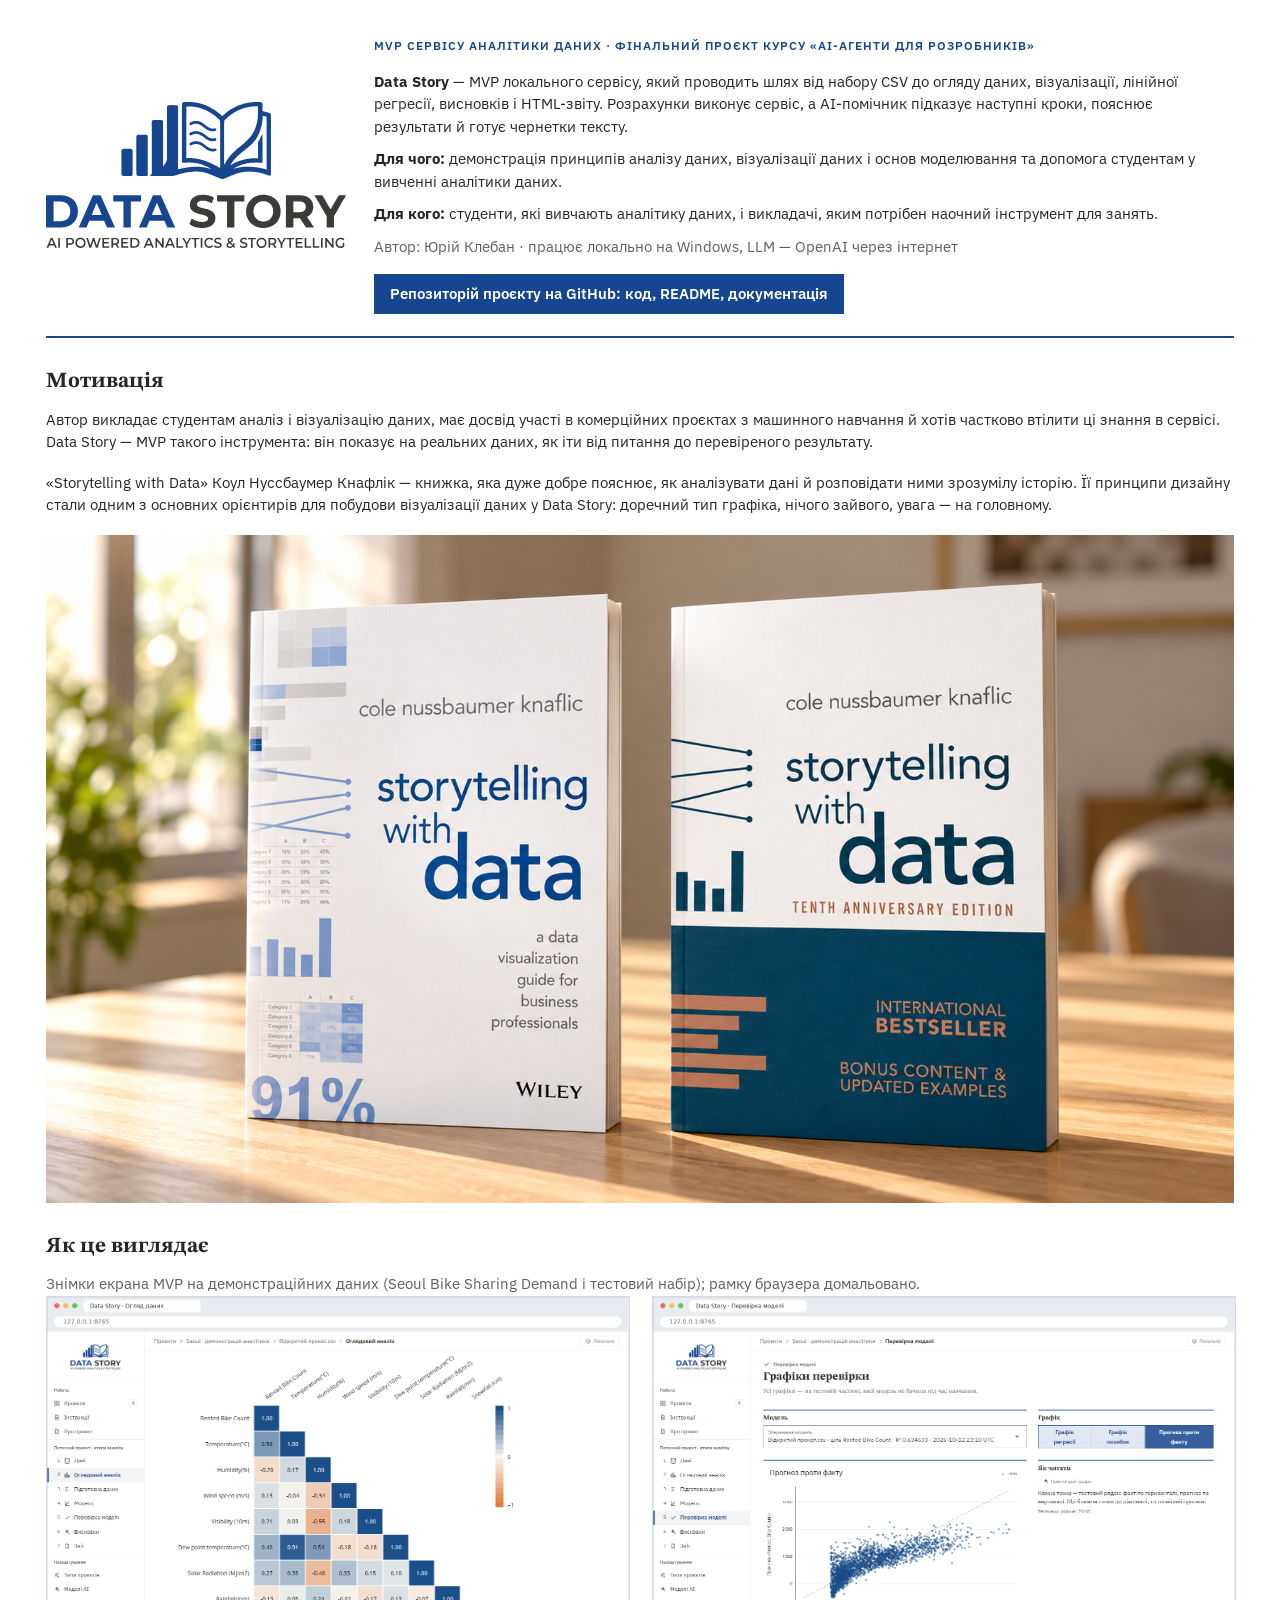
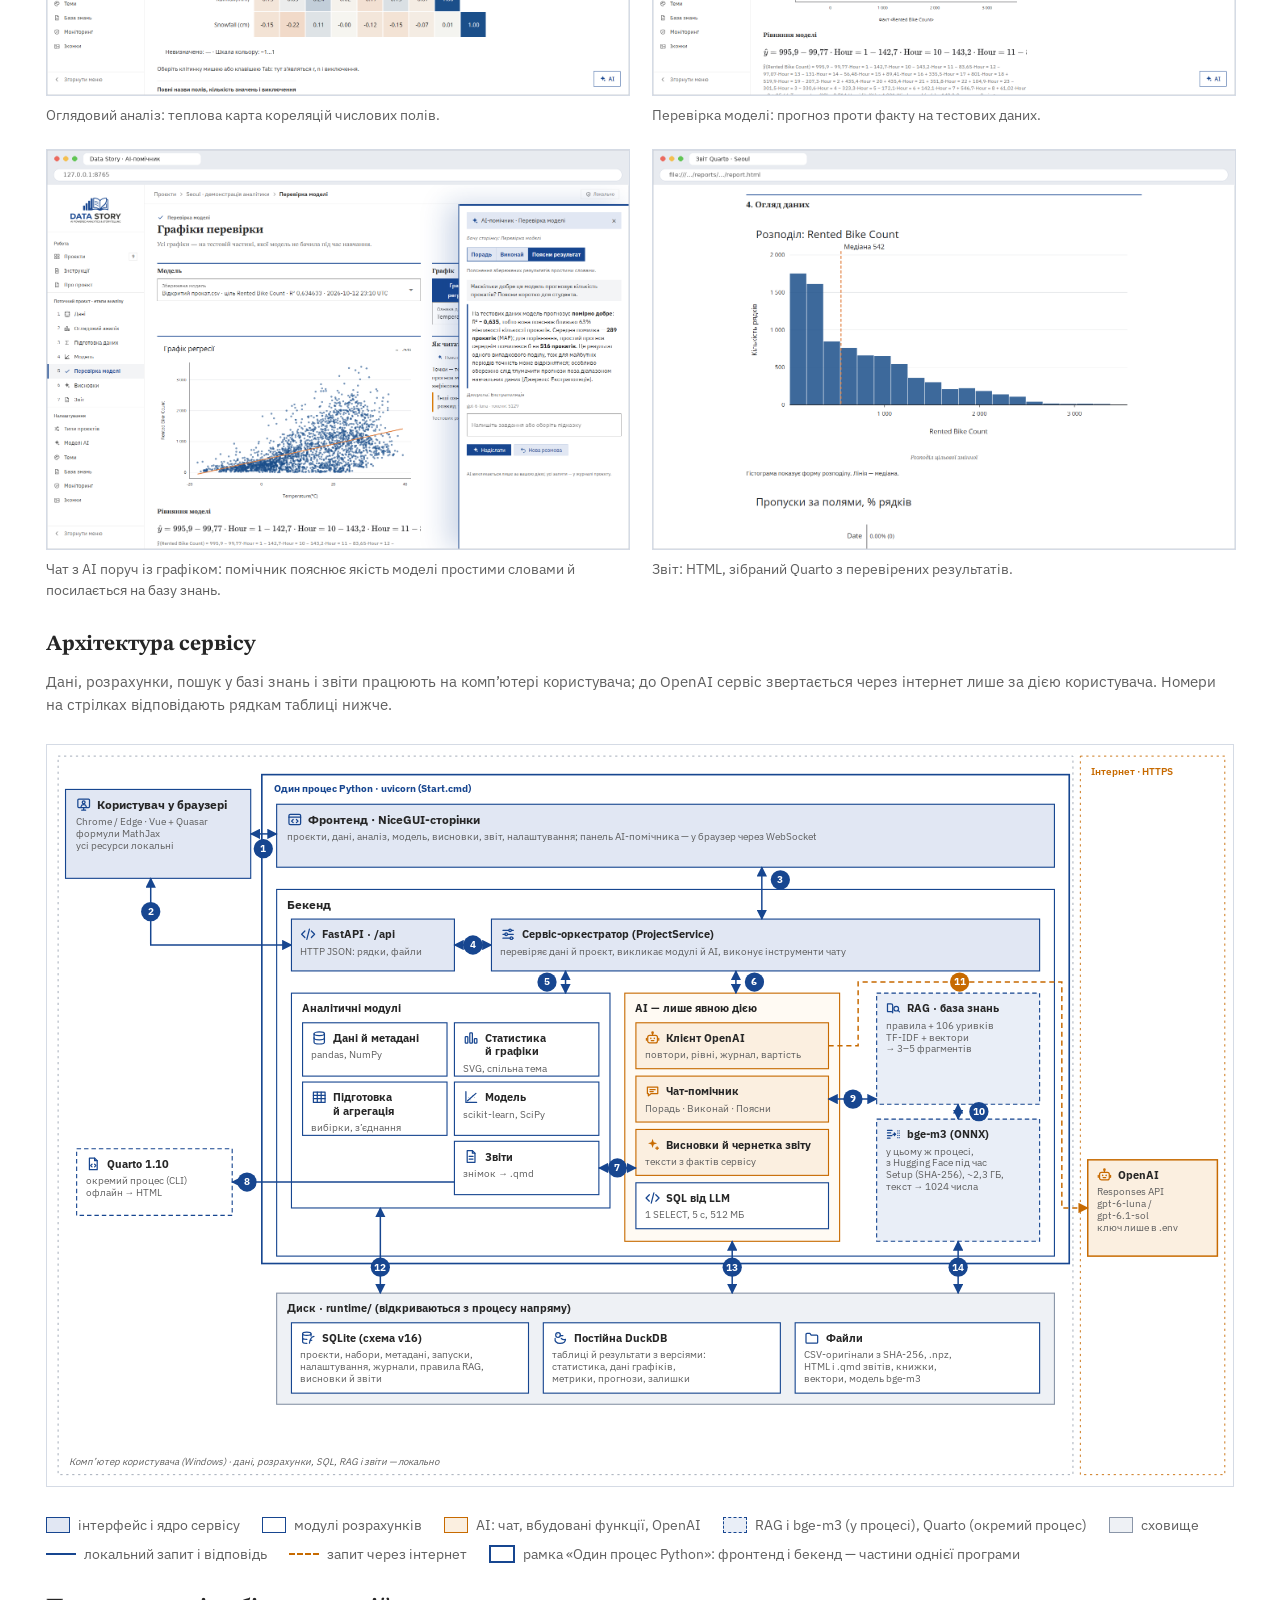
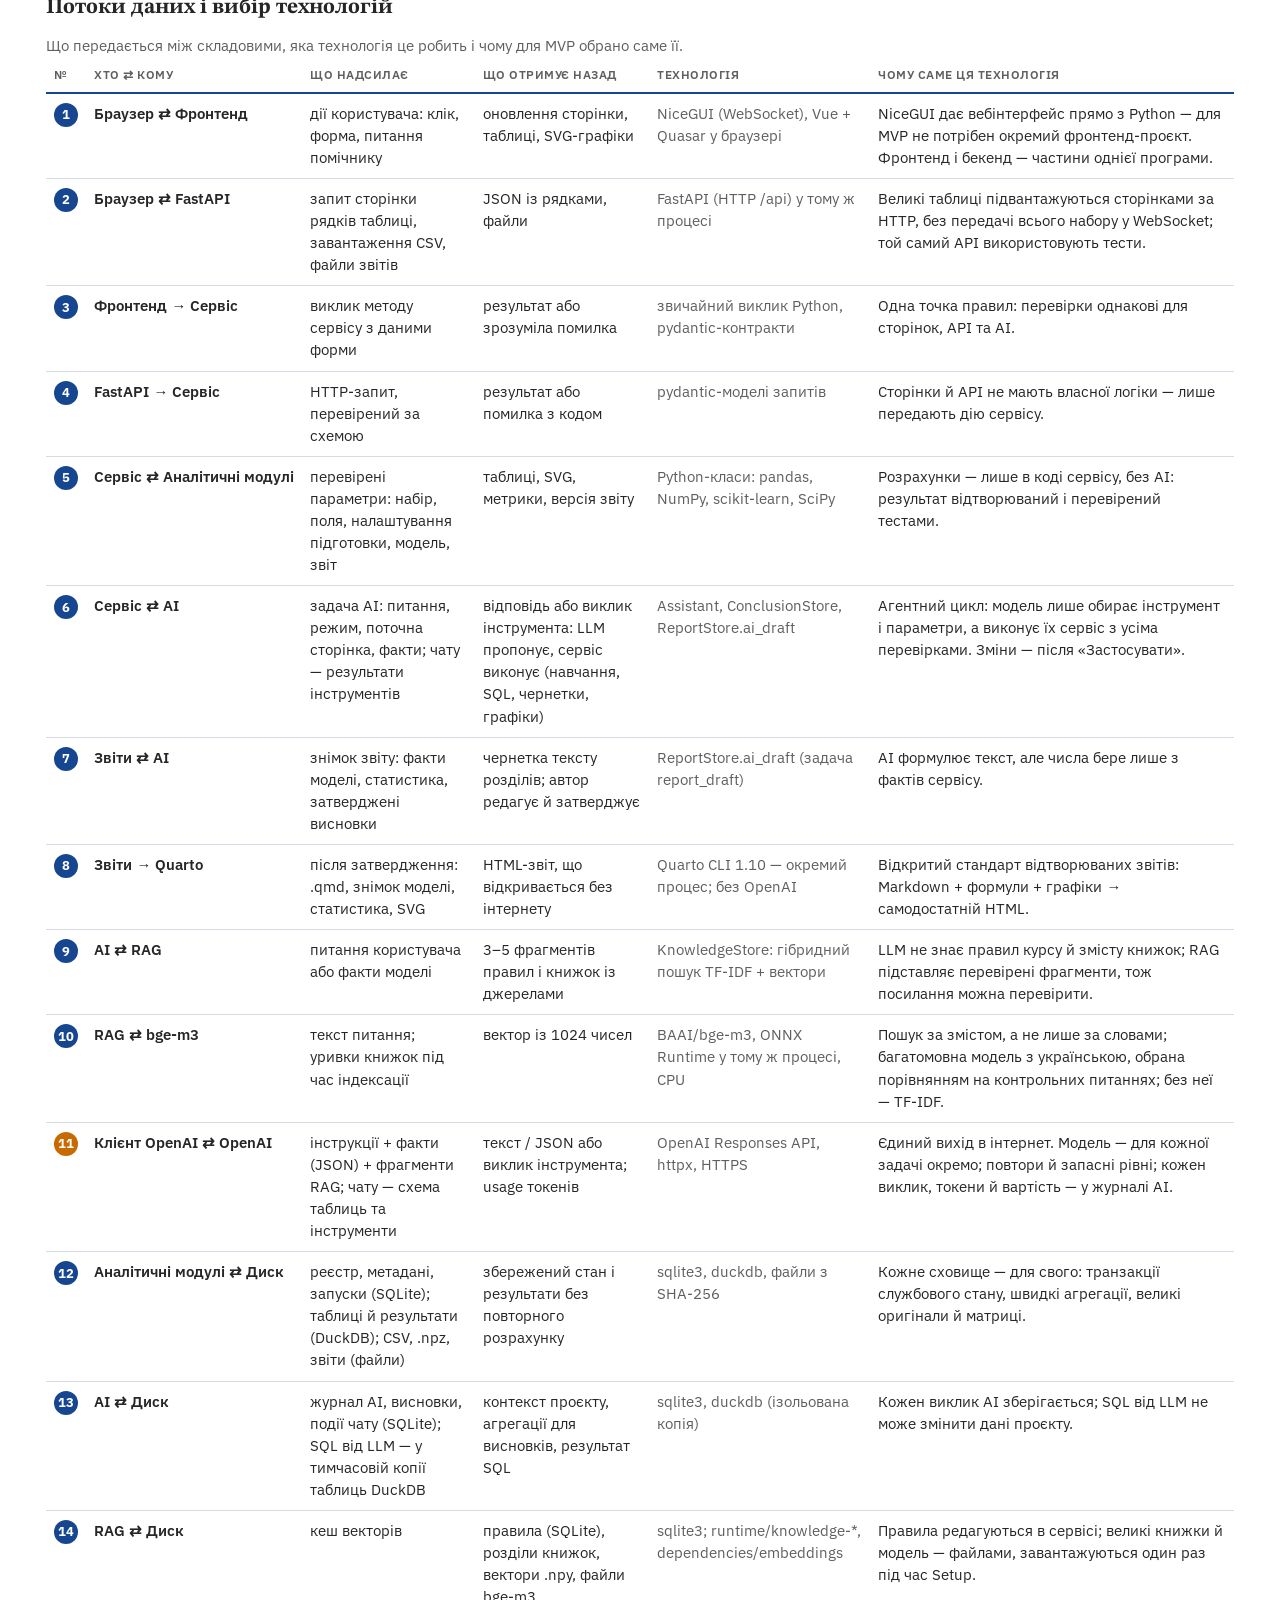
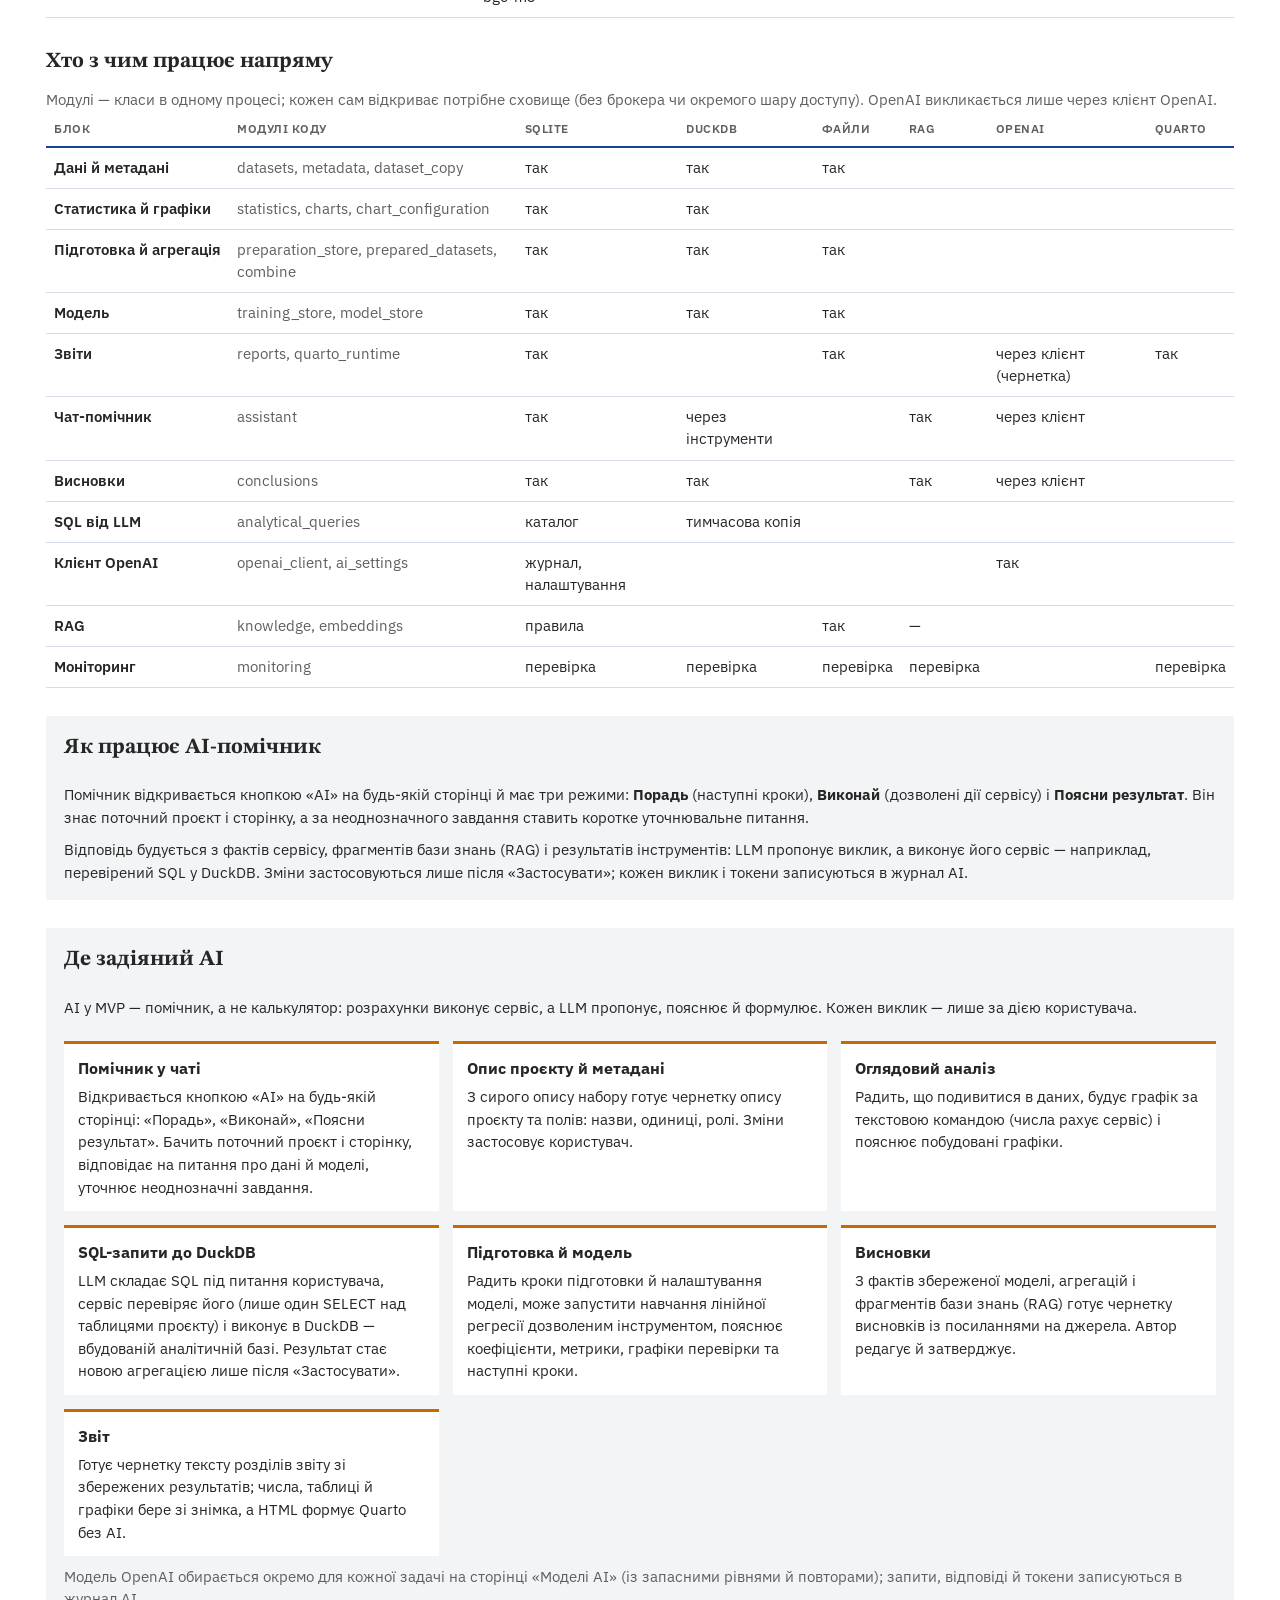
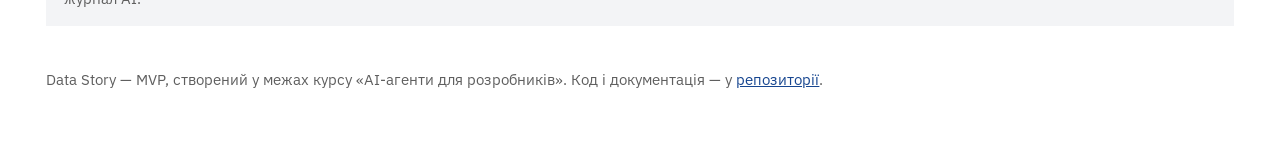
<file: docs/index.html>
<!doctype html>
<html lang="uk">
<meta charset="utf-8">
<meta name="viewport" content="width=device-width, initial-scale=1">
<title>Data Story — про проєкт</title>
<meta name="description" content="Data Story — MVP сервісу аналітики даних для навчання: аналіз, візуалізація, основи моделювання й AI-помічник.">
<style>
@font-face { font-family:'IBM Plex Sans'; src:url('assets/fonts/plex/ibm-plex-sans-regular.woff2') format('woff2'); font-weight:400; }
@font-face { font-family:'IBM Plex Sans'; src:url('assets/fonts/plex/ibm-plex-sans-600.woff2') format('woff2'); font-weight:600; }
@font-face { font-family:'IBM Plex Sans'; src:url('assets/fonts/plex/ibm-plex-sans-700.woff2') format('woff2'); font-weight:700; }
@font-face { font-family:'STIX Two Text'; src:url('assets/fonts/stix/stix-two-text-600.woff2') format('woff2'); font-weight:600; }
@font-face { font-family:'STIX Two Text'; src:url('assets/fonts/stix/stix-two-text-700.woff2') format('woff2'); font-weight:700; }
/* Layout: motivation, one diagram (slide-ready), the flow table, two worked requests and principles. Single light look by choice (a printed slide), colours set explicitly. */
:root {
  --paper:#ffffff; --ink:#262626; --ink2:#5f5f5f; --rule:#d5dbe5; --shade:#f3f4f6;
  --primary:#174690; --band:#e1e7f3; --ai:#c76a00; --aiband:#fbefe0; --store:#eef1f5;
  --sans:'IBM Plex Sans', 'Segoe UI', Arial, sans-serif; --serif:'STIX Two Text', Georgia, 'Times New Roman', serif;
  color-scheme: light;
}
html, body { background:var(--paper); color:var(--ink); }
body { font-family:var(--sans); font-size:15px; line-height:1.5; padding-inline:clamp(16px,3vw,40px); padding-block:28px 48px; }
main { max-width:1320px; margin:0 auto; display:flex; flex-direction:column; gap:28px; }
header { display:flex; flex-direction:column; gap:6px; border-bottom:2px solid var(--primary); padding-bottom:14px; }
.kicker { font-size:.78rem; letter-spacing:.08em; text-transform:uppercase; color:var(--primary); font-weight:600; }
h1 { font-family:var(--serif); font-size:clamp(1.7rem,3.2vw,2.4rem); line-height:1.15; margin:0; text-wrap:balance; }
h2 { font-family:var(--serif); font-size:1.35rem; margin:0 0 10px; }
.lead { color:var(--ink2); margin:0; }
.motivation p { margin:0 0 18px; }
.motivation img { display:block; width:100%; height:auto; }
.figure { overflow-x:auto; border:1px solid var(--rule); background:var(--paper); }
.figure svg { display:block; width:100%; min-width:900px; height:auto; }
.legend { display:flex; flex-wrap:wrap; gap:8px 22px; font-size:.86rem; color:var(--ink2); }
.legend span { display:inline-flex; align-items:center; gap:8px; }
.sw { width:22px; height:14px; border:1.5px solid var(--primary); background:var(--band); display:inline-block; }
.sw.c { background:#fff; } .sw.s { background:var(--store); border-color:#8a96a8; } .sw.r { background:#e9eef7; border-style:dashed; }
.sw.l { background:var(--aiband); border-color:var(--ai); }
.ln-s { width:30px; border-top:2px solid var(--primary); display:inline-block; } .ln-b { width:30px; border-top:2px solid #8a96a8; display:inline-block; } .ln-a { width:30px; border-top:2px dashed var(--ai); display:inline-block; }
/* svg */
svg text { font-family:var(--sans); fill:var(--ink); }
.b { fill:#fff; stroke:var(--primary); stroke-width:1.5; }
.b.user { fill:var(--band); } .b.core { fill:var(--band); } .b.mod { fill:#fff; } .b.modai { fill:var(--aiband); stroke:var(--ai); }
.b.store { fill:var(--store); stroke:#8a96a8; } .b.rag { fill:#e9eef7; stroke-dasharray:6 4; } .b.rep { fill:#fff; stroke-dasharray:6 4; }
.b.llm { fill:var(--aiband); stroke:var(--ai); stroke-width:2; }
.b.grp { fill:#fff; stroke-dasharray:none; } .b.grp.ai { fill:#fffaf3; stroke:var(--ai); } .b.grp2 { fill:var(--store); }
.bt { font-size:16px; font-weight:700; } .btm { font-size:14.5px; font-weight:700; } .blm { font-size:12px; fill:var(--ink2) !important; } .bl { font-size:13px; fill:var(--ink2) !important; }
.srv { fill:none; stroke:var(--primary); stroke-width:2.5; }
.srvl { font-size:14px; font-weight:600; fill:var(--primary) !important; }
.proc { fill:none; stroke:var(--primary); stroke-width:2.2; }
.procl { font-size:14px; font-weight:700; fill:var(--primary) !important; }
.zone.zo { stroke:var(--ai); }
.zone { fill:none; stroke:#9aa4b2; stroke-width:1.2; stroke-dasharray:3 5; }
.zl { font-size:13px; fill:var(--ink2) !important; font-style:italic; } .zlo { font-size:13px; font-weight:600; fill:var(--ai) !important; }
.ln { fill:none; stroke:var(--primary); stroke-width:2; } .ln.ai { stroke:var(--ai); stroke-dasharray:7 5; }
.bus2 { fill:none; stroke:#8a96a8; stroke-width:2; } .bus2.ai { stroke:var(--ai); } .jn { fill:#8a96a8; }
.ic { fill:none; stroke:var(--primary); stroke-width:1.9; stroke-linecap:round; stroke-linejoin:round; } .ic [fill="black"] { fill:var(--primary); stroke:none; }
.ic.o { stroke:var(--ai); } .ic.o [fill="black"] { fill:var(--ai); }
.bus { fill:none; stroke:#8a96a8; stroke-width:1.5; }
.busl { font-size:12px; fill:var(--ink2) !important; font-style:italic; }
.mh { fill:var(--primary); } .mho { fill:var(--ai); }
.bd { fill:var(--primary); } .bdo { fill:var(--ai); }
.bn { font-size:13px; font-weight:700; fill:#fff !important; text-anchor:middle; }
/* table */
.tablewrap { overflow-x:auto; }
table { border-collapse:collapse; width:100%; min-width:760px; font-size:.92rem; }
th { text-align:left; font-size:.78rem; letter-spacing:.04em; text-transform:uppercase; color:var(--ink2); font-weight:600; padding:8px; border-bottom:2px solid var(--primary); }
td { padding:9px 8px; border-bottom:1px solid var(--rule); vertical-align:top; }
td.who { font-weight:600; white-space:nowrap; } td.tech { color:var(--ink2); }
.nb { display:inline-grid; place-items:center; min-width:24px; height:24px; border-radius:50%; background:var(--primary); color:#fff; font-weight:700; font-size:.8rem; }
.nb.o { background:var(--ai); }
.cols2 { display:grid; grid-template-columns:repeat(2,minmax(0,1fr)); gap:32px; }
ol.path { list-style:none; padding:0; margin:0; display:flex; flex-direction:column; gap:10px; }
ol.path li { display:grid; grid-template-columns:56px minmax(0,1fr); gap:10px; align-items:baseline; }
.sn { font-weight:700; color:var(--primary); font-variant-numeric:tabular-nums; }
.facts { display:flex; flex-direction:column; gap:10px; background:var(--shade); padding:16px 18px; }
.facts p { margin:0; }
@media (max-width:820px) { .cols2 { grid-template-columns:1fr; } }
.hero { display:grid; grid-template-columns:minmax(200px,300px) 1fr; gap:28px; align-items:center; border-bottom:2px solid var(--primary); padding-bottom:22px; }
.hero img { width:100%; height:auto; }
.sr-only { position:absolute; width:1px; height:1px; overflow:hidden; clip:rect(0 0 0 0); white-space:nowrap; }
.hero p { margin:0 0 10px; }
.hero .kicker { display:block; margin-bottom:16px; }
.ai-uses { display:grid; grid-template-columns:repeat(auto-fit,minmax(min(100%,300px),1fr)); gap:14px; margin-top:12px; }
.ai-use { border-top:3px solid var(--ai); background:#fff; padding:12px 14px; }
.ai-use h3 { margin:0 0 6px; font-size:1rem; }
.ai-use p { margin:0; font-size:.94rem; }
.hero ul { margin:0 0 12px; padding-left:20px; }
.meta { font-size:.92rem; color:var(--ink2); }
.btn { display:inline-block; margin-top:6px; padding:9px 16px; background:var(--primary); color:#fff; text-decoration:none; font-weight:600; }
.btn:hover, .btn:focus-visible { background:#0f3470; }
a { color:var(--primary); }
.shots { display:grid; grid-template-columns:repeat(2,minmax(0,1fr)); gap:24px; }
.shots figure { margin:0; display:flex; flex-direction:column; gap:8px; }
.shots img { width:100%; height:auto; border:1px solid var(--rule); }
.shots figcaption { font-size:.9rem; color:var(--ink2); }
td.why { min-width:280px; }
@media (max-width:820px) { .shots { grid-template-columns:1fr; } }
@media (max-width:720px) { .hero { grid-template-columns:1fr; } .hero img { max-width:240px; } }
</style>
<main>
<section class="hero" aria-labelledby="about-title">
  <img src="assets/logo-panel.svg" width="300" height="146" alt="Логотип Data Story">
  <div>
    <span class="kicker">MVP сервісу аналітики даних · фінальний проєкт курсу «AI-агенти для розробників»</span>
    <h1 id="about-title" class="sr-only">Data Story</h1>
    <p><b>Data Story</b> — MVP локального сервісу, який проводить шлях від набору CSV до огляду даних, візуалізації, лінійної регресії, висновків і HTML-звіту. Розрахунки виконує сервіс, а AI-помічник підказує наступні кроки, пояснює результати й готує чернетки тексту.</p>
    <p><b>Для чого:</b> демонстрація принципів аналізу даних, візуалізації даних і основ моделювання та допомога студентам у вивченні аналітики даних.</p>
    <p><b>Для кого:</b> студенти, які вивчають аналітику даних, і викладачі, яким потрібен наочний інструмент для занять.</p>
    <p class="meta">Автор: Юрій Клебан · працює локально на Windows, LLM — OpenAI через інтернет</p>
    <a class="btn" href="https://github.com/kleban/ai-course-final-project">Репозиторій проєкту на GitHub: код, README, документація</a>
  </div>
</section>
<section class="motivation" aria-labelledby="motivation-title">
  <h2 id="motivation-title">Мотивація</h2>
  <p>Автор викладає студентам аналіз і візуалізацію даних, має досвід участі в комерційних проєктах з машинного навчання й хотів частково втілити ці знання в сервісі. Data Story — MVP такого інструмента: він показує на реальних даних, як іти від питання до перевіреного результату.</p>
  <p>«Storytelling with Data» Коул Нуссбаумер Кнафлік — книжка, яка дуже добре пояснює, як аналізувати дані й розповідати ними зрозумілу історію. Її принципи дизайну стали одним з основних орієнтирів для побудови візуалізації даних у Data Story: доречний тип графіка, нічого зайвого, увага — на головному.</p>
  <img src="assets/storytelling-two-editions.png" width="1672" height="941" alt="Старе та ювілейне видання Storytelling with Data стоять поруч на дерев’яному столі в сонячному світлі">
</section>
<section aria-labelledby="shots-title">
  <h2 id="shots-title">Як це виглядає</h2>
  <p class="lead">Знімки екрана MVP на демонстраційних даних (Seoul Bike Sharing Demand і тестовий набір); рамку браузера домальовано.</p>
  <div class="shots">
    <figure><img src="assets/screens/heatmap.png" width="1442" height="987" loading="lazy" alt="Оглядовий аналіз у вікні браузера: теплова карта кореляцій дев’яти числових полів Seoul у синьо-помаранчевій шкалі"><figcaption>Оглядовий аналіз: теплова карта кореляцій числових полів.</figcaption></figure>
    <figure><img src="assets/screens/prediction.png" width="1442" height="987" loading="lazy" alt="Перевірка моделі у вікні браузера: діаграма «прогноз проти факту» на тестовій частині з поясненням, як її читати"><figcaption>Перевірка моделі: прогноз проти факту на тестових даних.</figcaption></figure>
    <figure><img src="assets/screens/chat-model.png" width="1442" height="987" loading="lazy" alt="AI-помічник у вікні браузера поруч із графіком регресії: студентське питання про якість моделі й відповідь з R², MAE, порівнянням із простим прогнозом і посиланням на джерело"><figcaption>Чат з AI поруч із графіком: помічник пояснює якість моделі простими словами й посилається на базу знань.</figcaption></figure>
    <figure><img src="assets/screens/report.png" width="1442" height="987" loading="lazy" alt="HTML-звіт Quarto у вікні браузера: гістограма розподілу кількості прокатів із медіаною"><figcaption>Звіт: HTML, зібраний Quarto з перевірених результатів.</figcaption></figure>
  </div>
</section>
<section aria-labelledby="arch-title">
  <h2 id="arch-title">Архітектура сервісу</h2>
  <p class="lead">Дані, розрахунки, пошук у базі знань і звіти працюють на комп’ютері користувача; до OpenAI сервіс звертається через інтернет лише за дією користувача. Номери на стрілках відповідають рядкам таблиці нижче.</p>
</section>
<div class="figure"><svg viewBox="0 0 1600 1000" role="img" aria-labelledby="t d" xmlns="http://www.w3.org/2000/svg">
<title id="t">Архітектура Data Story</title>
<desc id="d">Увесь сервіс — один процес Python (uvicorn), логічно поділений на фронтенд (сторінки NiceGUI) і бекенд (FastAPI, сервіс-оркестратор, аналітичні модулі, AI, RAG з bge-m3). Браузер працює з фронтендом через WebSocket і з FastAPI через HTTP. Сервіс викликає аналітичні модулі й AI; чат повертає виклики інструментів, які виконує сервіс. Модулі, AI і RAG самі відкривають SQLite, DuckDB і файли на диску. Звіти передаються в окремий процес Quarto; до OpenAI звертається лише клієнт OpenAI через інтернет. Точні зв’язки — у таблиці «модуль × сховище».</desc>
<defs>
<marker id="ae" viewBox="0 0 10 10" refX="9" refY="5" markerWidth="7" markerHeight="7" orient="auto"><path d="M0 0 L10 5 L0 10 z" class="mh"/></marker>
<marker id="as" viewBox="0 0 10 10" refX="1" refY="5" markerWidth="7" markerHeight="7" orient="auto"><path d="M10 0 L0 5 L10 10 z" class="mh"/></marker>
<marker id="aeo" viewBox="0 0 10 10" refX="9" refY="5" markerWidth="7" markerHeight="7" orient="auto"><path d="M0 0 L10 5 L0 10 z" class="mho"/></marker>
<marker id="aso" viewBox="0 0 10 10" refX="1" refY="5" markerWidth="7" markerHeight="7" orient="auto"><path d="M10 0 L0 5 L10 10 z" class="mho"/></marker>
</defs>
<path class="zone" d="M15 15 H1385 V985 H15 Z"/><text class="zl" x="30" y="972">Комп’ютер користувача (Windows) · дані, розрахунки, SQL, RAG і звіти — локально</text><path class="zone zo" d="M1395 15 H1590 V985 H1395 Z"/><text class="zlo" x="1410" y="40">Інтернет · HTTPS</text><rect class="b user" x="25" y="60" width="250" height="120"/><g class="ic" transform="translate(39 70) scale(.875)"><rect x="3" y="3.5" width="18" height="13" rx="1.5"/><circle cx="12" cy="8.5" r="2.2"/><path d="M8 15c.4-2 2-3 4-3s3.6 1 4 3M9 20.5h6M12 16.5v4"/></g><text class="bt" x="68" y="86">Користувач у браузері</text><text class="bl" x="39" y="108">Chrome / Edge · Vue + Quasar</text><text class="bl" x="39" y="124">формули MathJax</text><text class="bl" x="39" y="140">усі ресурси локальні</text><rect class="proc" x="290" y="40" width="1090" height="660"/><text class="procl" x="306" y="64">Один процес Python · uvicorn (Start.cmd)</text><rect class="b core" x="310" y="80" width="1050" height="85"/><g class="ic" transform="translate(324 90) scale(.875)"><rect x="3" y="4" width="18" height="16" rx="2"/><path d="M3 8.5h18M9.5 12l-2.5 2.5 2.5 2.5M14.5 12l2.5 2.5-2.5 2.5"/></g><text class="bt" x="353" y="106">Фронтенд · NiceGUI-сторінки</text><text class="bl" x="324" y="128">проєкти, дані, аналіз, модель, висновки, звіт, налаштування; панель AI-помічника — у браузер через WebSocket</text><rect class="b grp" x="310" y="195" width="1050" height="495"/><text class="bt" x="324" y="221">Бекенд</text><rect class="b core" x="330" y="235" width="220" height="70"/><g class="ic" transform="translate(342 245) scale(.875)"><path d="M7 7l-5 5 5 5M17 7l5 5-5 5M14 4l-4 16"/></g><text class="btm" x="371" y="261">FastAPI · /api</text><text class="bl" x="342" y="283">HTTP JSON: рядки, файли</text><rect class="b core" x="600" y="235" width="740" height="70"/><g class="ic" transform="translate(612 245) scale(.875)"><path d="M4 6h9M17 6h3M4 12h3M11 12h9M4 18h11M19 18h1"/><circle cx="15" cy="6" r="2"/><circle cx="9" cy="12" r="2"/><circle cx="17" cy="18" r="2"/></g><text class="btm" x="641" y="261">Сервіс-оркестратор (ProjectService)</text><text class="bl" x="612" y="283">перевіряє дані й проєкт, викликає модулі й AI, виконує інструменти чату</text><rect class="b grp" x="330" y="335" width="430" height="290"/><text class="btm" x="344" y="361">Аналітичні модулі</text><rect class="b mod" x="345" y="375" width="195" height="72"/><g class="ic" transform="translate(357 385) scale(.875)"><ellipse cx="12" cy="5.5" rx="8" ry="2.8"/><path d="M4 5.5v13c0 1.5 3.6 2.8 8 2.8s8-1.3 8-2.8v-13"/><path d="M4 12c0 1.5 3.6 2.8 8 2.8s8-1.3 8-2.8"/></g><text class="btm" x="386" y="401">Дані й метадані</text><text class="bl" x="357" y="423">pandas, NumPy</text><rect class="b mod" x="550" y="375" width="195" height="72"/><g class="ic" transform="translate(562 385) scale(.875)"><rect x="3" y="10" width="4" height="10" rx="1"/><rect x="10" y="4" width="4" height="16" rx="1"/><rect x="17" y="13" width="4" height="7" rx="1"/></g><text class="btm" x="591" y="401">Статистика</text><text class="btm" x="591" y="419">й графіки</text><text class="bl" x="562" y="441">SVG, спільна тема</text><rect class="b mod" x="345" y="455" width="195" height="72"/><g class="ic" transform="translate(357 465) scale(.875)"><rect x="3" y="4" width="18" height="16"/><path d="M3 9h18M3 14h18M9 4v16M15 4v16"/></g><text class="btm" x="386" y="481">Підготовка</text><text class="btm" x="386" y="499">й агрегація</text><text class="bl" x="357" y="521">вибірки, з’єднання</text><rect class="b mod" x="550" y="455" width="195" height="72"/><g class="ic" transform="translate(562 465) scale(.875)"><path d="M4 3.5V20h16.5"/><path d="M6.5 17.5L19.5 6"/><circle cx="8.5" cy="12.5" r=".55" fill="black"/><circle cx="11.5" cy="16" r=".55" fill="black"/><circle cx="14.5" cy="9" r=".55" fill="black"/><circle cx="17.5" cy="12.5" r=".55" fill="black"/></g><text class="btm" x="591" y="481">Модель</text><text class="bl" x="562" y="503">scikit-learn, SciPy</text><rect class="b mod" x="550" y="535" width="195" height="72"/><g class="ic" transform="translate(562 545) scale(.875)"><path d="M6 3h8l4 4v14H6z"/><path d="M14 3v4h4M9 12h6M9 16h6"/></g><text class="btm" x="591" y="561">Звіти</text><text class="bl" x="562" y="583">знімок → .qmd</text><rect class="b grp ai" x="780" y="335" width="290" height="335"/><text class="btm" x="794" y="361">AI — лише явною дією</text><rect class="b mod modai" x="795" y="447" width="260" height="62"/><g class="ic o" transform="translate(807 457) scale(.875)"><path d="M4 5.5h16v10H10l-4.5 3.5v-3.5H4z"/><path d="M8 9.5h8M8 12.5h5"/></g><text class="btm" x="836" y="473">Чат-помічник</text><text class="bl" x="807" y="495">Порадь · Виконай · Поясни</text><rect class="b mod modai" x="795" y="519" width="260" height="62"/><g class="ic o" transform="translate(807 529) scale(.875)"><path d="M12 3l1.8 5.2L19 10l-5.2 1.8L12 17l-1.8-5.2L5 10l5.2-1.8z" fill="black"/><path d="M19 15.5v4M17 17.5h4"/></g><text class="btm" x="836" y="545">Висновки й чернетка звіту</text><text class="bl" x="807" y="567">тексти з фактів сервісу</text><rect class="b mod" x="795" y="591" width="260" height="62"/><g class="ic" transform="translate(807 601) scale(.875)"><path d="M7 7l-5 5 5 5M17 7l5 5-5 5M14 4l-4 16"/></g><text class="btm" x="836" y="617">SQL від LLM</text><text class="bl" x="807" y="639">1 SELECT, 5 с, 512 МБ</text><rect class="b mod modai" x="795" y="375" width="260" height="62"/><g class="ic o" transform="translate(807 385) scale(.875)"><rect x="4.5" y="8" width="15" height="11.5" rx="3"/><path d="M12 8V4.8M10 16h4M2.5 12.5v3M21.5 12.5v3"/><circle cx="12" cy="3.8" r="1.1"/><circle cx="9.3" cy="12.6" r="1.2" fill="black"/><circle cx="14.7" cy="12.6" r="1.2" fill="black"/></g><text class="btm" x="836" y="401">Клієнт OpenAI</text><text class="bl" x="807" y="423">повтори, рівні, журнал, вартість</text><rect class="b rag" x="1120" y="335" width="220" height="150"/><g class="ic" transform="translate(1132 345) scale(.875)"><path d="M3 5h5.5A2.5 2.5 0 0 1 11 7.5V19a2 2 0 0 0-2-2H3z"/><circle cx="16.5" cy="12.5" r="3.6"/><path d="M19.2 15.2l2.3 2.3"/></g><text class="btm" x="1161" y="361">RAG · база знань</text><text class="bl" x="1132" y="383">правила + 106 уривків</text><text class="bl" x="1132" y="399">TF-IDF + вектори</text><text class="bl" x="1132" y="415">→ 3–5 фрагментів</text><rect class="b rag" x="1120" y="505" width="220" height="165"/><g class="ic" transform="translate(1132 515) scale(.875)"><path d="M3 6h7M3 10h5M3 14h7M3 18h4M11.5 12h3.5M13.5 10l2 2-2 2"/><rect x="18" y="6" width="1.6" height="1.6" fill="black"/><rect x="18" y="9.5" width="1.6" height="1.6" fill="black"/><rect x="18" y="13" width="1.6" height="1.6" fill="black"/><rect x="18" y="16.5" width="1.6" height="1.6" fill="black"/><rect x="20.4" y="6" width="1.6" height="1.6" fill="black"/><rect x="20.4" y="9.5" width="1.6" height="1.6" fill="black"/><rect x="20.4" y="13" width="1.6" height="1.6" fill="black"/><rect x="20.4" y="16.5" width="1.6" height="1.6" fill="black"/></g><text class="btm" x="1161" y="531">bge-m3 (ONNX)</text><text class="bl" x="1132" y="553">у цьому ж процесі,</text><text class="bl" x="1132" y="569">з Hugging Face під час</text><text class="bl" x="1132" y="585">Setup (SHA-256), ~2,3 ГБ,</text><text class="bl" x="1132" y="601">текст → 1024 числа</text><rect class="b rep" x="40" y="545" width="210" height="90"/><g class="ic" transform="translate(52 555) scale(.875)"><path d="M6 3h8l4 4v14H6z"/><path d="M14 3v4h4M10 12.5l-2 2 2 2M14 12.5l2 2-2 2"/></g><text class="btm" x="81" y="571">Quarto 1.10</text><text class="bl" x="52" y="593">окремий процес (CLI)</text><text class="bl" x="52" y="609">офлайн → HTML</text><rect class="b store grp2" x="310" y="740" width="1050" height="150"/><text class="btm" x="324" y="766">Диск · runtime/ (відкриваються з процесу напряму)</text><rect class="b" x="330" y="780" width="320" height="95"/><g class="ic" transform="translate(342 790) scale(.875)"><ellipse cx="10" cy="5.5" rx="6.5" ry="2.4"/><path d="M3.5 5.5v12.5c0 1.3 2.9 2.4 6.5 2.4M16.5 5.5v3.5M3.5 11.8c0 1.3 2.9 2.4 6.5 2.4"/><path d="M21 9.5c-3.5.5-6 3.5-7 10.5M14.6 16.5l3-1"/></g><text class="btm" x="371" y="806">SQLite (схема v16)</text><text class="bl" x="342" y="828">проєкти, набори, метадані, запуски,</text><text class="bl" x="342" y="844">налаштування, журнали, правила RAG,</text><text class="bl" x="342" y="860">висновки й звіти</text><rect class="b" x="670" y="780" width="320" height="95"/><g class="ic" transform="translate(682 790) scale(.875)"><circle cx="9" cy="7.5" r="3.6"/><path d="M12.4 8.3h4.1"/><circle cx="8.4" cy="6.8" r=".5" fill="black"/><path d="M4.5 12.5c-1 4.5 2.5 8 7.5 8s8.5-2.5 8.5-6.5c-2.2 1.2-4.5.6-6.5-1.2"/></g><text class="btm" x="711" y="806">Постійна DuckDB</text><text class="bl" x="682" y="828">таблиці й результати з версіями:</text><text class="bl" x="682" y="844">статистика, дані графіків,</text><text class="bl" x="682" y="860">метрики, прогнози, залишки</text><rect class="b" x="1010" y="780" width="330" height="95"/><g class="ic" transform="translate(1022 790) scale(.875)"><path d="M3 6.5A1.5 1.5 0 0 1 4.5 5H9l2 2.5h8.5A1.5 1.5 0 0 1 21 9v9.5a1.5 1.5 0 0 1-1.5 1.5h-15A1.5 1.5 0 0 1 3 18.5z"/></g><text class="btm" x="1051" y="806">Файли</text><text class="bl" x="1022" y="828">CSV-оригінали з SHA-256, .npz,</text><text class="bl" x="1022" y="844">HTML і .qmd звітів, книжки,</text><text class="bl" x="1022" y="860">вектори, модель bge-m3</text><rect class="b llm" x="1405" y="560" width="175" height="130"/><g class="ic o" transform="translate(1417 570) scale(.875)"><rect x="4.5" y="8" width="15" height="11.5" rx="3"/><path d="M12 8V4.8M10 16h4M2.5 12.5v3M21.5 12.5v3"/><circle cx="12" cy="3.8" r="1.1"/><circle cx="9.3" cy="12.6" r="1.2" fill="black"/><circle cx="14.7" cy="12.6" r="1.2" fill="black"/></g><text class="btm" x="1446" y="586">OpenAI</text><text class="bl" x="1417" y="608">Responses API</text><text class="bl" x="1417" y="624">gpt-6-luna /</text><text class="bl" x="1417" y="640">gpt-6.1-sol</text><text class="bl" x="1417" y="656">ключ лише в .env</text><path class="ln" d="M275 120 H310" marker-start="url(#as)" marker-end="url(#ae)"/><circle class="bd" cx="292" cy="140" r="13"/><text class="bn" x="292" y="144.5">1</text><path class="ln" d="M140 180 V270 H330" marker-start="url(#as)" marker-end="url(#ae)"/><circle class="bd" cx="140" cy="225" r="13"/><text class="bn" x="140" y="229.5">2</text><path class="ln" d="M965 165 V235" marker-start="url(#as)" marker-end="url(#ae)"/><circle class="bd" cx="990" cy="182" r="13"/><text class="bn" x="990" y="186.5">3</text><path class="ln" d="M550 270 H600" marker-start="url(#as)" marker-end="url(#ae)"/><circle class="bd" cx="575" cy="270" r="13"/><text class="bn" x="575" y="274.5">4</text><path class="ln" d="M700 305 V335" marker-start="url(#as)" marker-end="url(#ae)"/><circle class="bd" cx="675" cy="320" r="13"/><text class="bn" x="675" y="324.5">5</text><path class="ln" d="M930 305 V335" marker-start="url(#as)" marker-end="url(#ae)"/><circle class="bd" cx="955" cy="320" r="13"/><text class="bn" x="955" y="324.5">6</text><path class="ln" d="M745 571 H795" marker-start="url(#as)" marker-end="url(#ae)"/><circle class="bd" cx="770" cy="571" r="13"/><text class="bn" x="770" y="575.5">7</text><path class="ln" d="M550 590 H250" marker-end="url(#ae)"/><circle class="bd" cx="270" cy="590" r="13"/><text class="bn" x="270" y="594.5">8</text><path class="ln" d="M1055 478 H1120" marker-start="url(#as)" marker-end="url(#ae)"/><circle class="bd" cx="1088" cy="478" r="13"/><text class="bn" x="1088" y="482.5">9</text><path class="ln" d="M1230 485 V505" marker-start="url(#as)" marker-end="url(#ae)"/><circle class="bd" cx="1258" cy="495" r="13"/><text class="bn" x="1258" y="499.5">10</text><path class="ln ai" d="M1055 406 H1095 V320 H1370 V625 H1405" marker-end="url(#aeo)"/><circle class="bd bdo" cx="1232" cy="320" r="13"/><text class="bn" x="1232" y="324.5">11</text><path class="ln" d="M450 625 V740" marker-start="url(#as)" marker-end="url(#ae)"/><circle class="bd" cx="450" cy="705" r="13"/><text class="bn" x="450" y="709.5">12</text><path class="ln" d="M925 670 V740" marker-start="url(#as)" marker-end="url(#ae)"/><circle class="bd" cx="925" cy="705" r="13"/><text class="bn" x="925" y="709.5">13</text><path class="ln" d="M1230 670 V740" marker-start="url(#as)" marker-end="url(#ae)"/><circle class="bd" cx="1230" cy="705" r="13"/><text class="bn" x="1230" y="709.5">14</text>
</svg></div>
<div class="legend">
  <span><i class="sw"></i>інтерфейс і ядро сервісу</span>
  <span><i class="sw c"></i>модулі розрахунків</span>
  <span><i class="sw l"></i>AI: чат, вбудовані функції, OpenAI</span>
  <span><i class="sw r"></i>RAG і bge-m3 (у процесі), Quarto (окремий процес)</span>
  <span><i class="sw s"></i>сховище</span>
  <span><i class="ln-s"></i>локальний запит і відповідь</span>
  <span><i class="ln-a"></i>запит через інтернет</span>
  <span><i class="sw c" style="border-width:2.2px"></i>рамка «Один процес Python»: фронтенд і бекенд — частини однієї програми</span>
</div>
<section aria-labelledby="flows-title">
  <h2 id="flows-title">Потоки даних і вибір технологій</h2>
  <p class="lead">Що передається між складовими, яка технологія це робить і чому для MVP обрано саме її.</p>
  <div class="tablewrap"><table>
    <thead><tr><th>№</th><th>Хто ⇄ кому</th><th>Що надсилає</th><th>Що отримує назад</th><th>Технологія</th><th>Чому саме ця технологія</th></tr></thead>
    <tbody><tr><td class="n"><span class="nb">1</span></td><td class="who">Браузер ⇄ Фронтенд</td><td>дії користувача: клік, форма, питання помічнику</td><td>оновлення сторінки, таблиці, SVG-графіки</td><td class="tech">NiceGUI (WebSocket), Vue + Quasar у браузері</td><td class="why">NiceGUI дає вебінтерфейс прямо з Python — для MVP не потрібен окремий фронтенд-проєкт. Фронтенд і бекенд — частини однієї програми.</td></tr><tr><td class="n"><span class="nb">2</span></td><td class="who">Браузер ⇄ FastAPI</td><td>запит сторінки рядків таблиці, завантаження CSV, файли звітів</td><td>JSON із рядками, файли</td><td class="tech">FastAPI (HTTP /api) у тому ж процесі</td><td class="why">Великі таблиці підвантажуються сторінками за HTTP, без передачі всього набору у WebSocket; той самий API використовують тести.</td></tr><tr><td class="n"><span class="nb">3</span></td><td class="who">Фронтенд → Сервіс</td><td>виклик методу сервісу з даними форми</td><td>результат або зрозуміла помилка</td><td class="tech">звичайний виклик Python, pydantic-контракти</td><td class="why">Одна точка правил: перевірки однакові для сторінок, API та AI.</td></tr><tr><td class="n"><span class="nb">4</span></td><td class="who">FastAPI → Сервіс</td><td>HTTP-запит, перевірений за схемою</td><td>результат або помилка з кодом</td><td class="tech">pydantic-моделі запитів</td><td class="why">Сторінки й API не мають власної логіки — лише передають дію сервісу.</td></tr><tr><td class="n"><span class="nb">5</span></td><td class="who">Сервіс ⇄ Аналітичні модулі</td><td>перевірені параметри: набір, поля, налаштування підготовки, модель, звіт</td><td>таблиці, SVG, метрики, версія звіту</td><td class="tech">Python-класи: pandas, NumPy, scikit-learn, SciPy</td><td class="why">Розрахунки — лише в коді сервісу, без AI: результат відтворюваний і перевірений тестами.</td></tr><tr><td class="n"><span class="nb">6</span></td><td class="who">Сервіс ⇄ AI</td><td>задача AI: питання, режим, поточна сторінка, факти; чату — результати інструментів</td><td>відповідь або виклик інструмента: LLM пропонує, сервіс виконує (навчання, SQL, чернетки, графіки)</td><td class="tech">Assistant, ConclusionStore, ReportStore.ai_draft</td><td class="why">Агентний цикл: модель лише обирає інструмент і параметри, а виконує їх сервіс з усіма перевірками. Зміни — після «Застосувати».</td></tr><tr><td class="n"><span class="nb">7</span></td><td class="who">Звіти ⇄ AI</td><td>знімок звіту: факти моделі, статистика, затверджені висновки</td><td>чернетка тексту розділів; автор редагує й затверджує</td><td class="tech">ReportStore.ai_draft (задача report_draft)</td><td class="why">AI формулює текст, але числа бере лише з фактів сервісу.</td></tr><tr><td class="n"><span class="nb">8</span></td><td class="who">Звіти → Quarto</td><td>після затвердження: .qmd, знімок моделі, статистика, SVG</td><td>HTML-звіт, що відкривається без інтернету</td><td class="tech">Quarto CLI 1.10 — окремий процес; без OpenAI</td><td class="why">Відкритий стандарт відтворюваних звітів: Markdown + формули + графіки → самодостатній HTML.</td></tr><tr><td class="n"><span class="nb">9</span></td><td class="who">AI ⇄ RAG</td><td>питання користувача або факти моделі</td><td>3–5 фрагментів правил і книжок із джерелами</td><td class="tech">KnowledgeStore: гібридний пошук TF-IDF + вектори</td><td class="why">LLM не знає правил курсу й змісту книжок; RAG підставляє перевірені фрагменти, тож посилання можна перевірити.</td></tr><tr><td class="n"><span class="nb">10</span></td><td class="who">RAG ⇄ bge-m3</td><td>текст питання; уривки книжок під час індексації</td><td>вектор із 1024 чисел</td><td class="tech">BAAI/bge-m3, ONNX Runtime у тому ж процесі, CPU</td><td class="why">Пошук за змістом, а не лише за словами; багатомовна модель з українською, обрана порівнянням на контрольних питаннях; без неї — TF-IDF.</td></tr><tr><td class="n"><span class="nb o">11</span></td><td class="who">Клієнт OpenAI ⇄ OpenAI</td><td>інструкції + факти (JSON) + фрагменти RAG; чату — схема таблиць та інструменти</td><td>текст / JSON або виклик інструмента; usage токенів</td><td class="tech">OpenAI Responses API, httpx, HTTPS</td><td class="why">Єдиний вихід в інтернет. Модель — для кожної задачі окремо; повтори й запасні рівні; кожен виклик, токени й вартість — у журналі AI.</td></tr><tr><td class="n"><span class="nb">12</span></td><td class="who">Аналітичні модулі ⇄ Диск</td><td>реєстр, метадані, запуски (SQLite); таблиці й результати (DuckDB); CSV, .npz, звіти (файли)</td><td>збережений стан і результати без повторного розрахунку</td><td class="tech">sqlite3, duckdb, файли з SHA-256</td><td class="why">Кожне сховище — для свого: транзакції службового стану, швидкі агрегації, великі оригінали й матриці.</td></tr><tr><td class="n"><span class="nb">13</span></td><td class="who">AI ⇄ Диск</td><td>журнал AI, висновки, події чату (SQLite); SQL від LLM — у тимчасовій копії таблиць DuckDB</td><td>контекст проєкту, агрегації для висновків, результат SQL</td><td class="tech">sqlite3, duckdb (ізольована копія)</td><td class="why">Кожен виклик AI зберігається; SQL від LLM не може змінити дані проєкту.</td></tr><tr><td class="n"><span class="nb">14</span></td><td class="who">RAG ⇄ Диск</td><td>кеш векторів</td><td>правила (SQLite), розділи книжок, вектори .npy, файли bge-m3</td><td class="tech">sqlite3; runtime/knowledge-*, dependencies/embeddings</td><td class="why">Правила редагуються в сервісі; великі книжки й модель — файлами, завантажуються один раз під час Setup.</td></tr></tbody>
  </table></div>
</section>
<section aria-labelledby="matrix-title">
  <h2 id="matrix-title">Хто з чим працює напряму</h2>
  <p class="lead">Модулі — класи в одному процесі; кожен сам відкриває потрібне сховище (без брокера чи окремого шару доступу). OpenAI викликається лише через клієнт OpenAI.</p>
  <div class="tablewrap"><table>
    <thead><tr><th>Блок</th><th>Модулі коду</th><th>SQLite</th><th>DuckDB</th><th>Файли</th><th>RAG</th><th>OpenAI</th><th>Quarto</th></tr></thead>
    <tbody><tr><td class="who">Дані й метадані</td><td class="tech">datasets, metadata, dataset_copy</td><td>так</td><td>так</td><td>так</td><td></td><td></td><td></td></tr><tr><td class="who">Статистика й графіки</td><td class="tech">statistics, charts, chart_configuration</td><td>так</td><td>так</td><td></td><td></td><td></td><td></td></tr><tr><td class="who">Підготовка й агрегація</td><td class="tech">preparation_store, prepared_datasets, combine</td><td>так</td><td>так</td><td>так</td><td></td><td></td><td></td></tr><tr><td class="who">Модель</td><td class="tech">training_store, model_store</td><td>так</td><td>так</td><td>так</td><td></td><td></td><td></td></tr><tr><td class="who">Звіти</td><td class="tech">reports, quarto_runtime</td><td>так</td><td></td><td>так</td><td></td><td>через клієнт (чернетка)</td><td>так</td></tr><tr><td class="who">Чат-помічник</td><td class="tech">assistant</td><td>так</td><td>через інструменти</td><td></td><td>так</td><td>через клієнт</td><td></td></tr><tr><td class="who">Висновки</td><td class="tech">conclusions</td><td>так</td><td>так</td><td></td><td>так</td><td>через клієнт</td><td></td></tr><tr><td class="who">SQL від LLM</td><td class="tech">analytical_queries</td><td>каталог</td><td>тимчасова копія</td><td></td><td></td><td></td><td></td></tr><tr><td class="who">Клієнт OpenAI</td><td class="tech">openai_client, ai_settings</td><td>журнал, налаштування</td><td></td><td></td><td></td><td>так</td><td></td></tr><tr><td class="who">RAG</td><td class="tech">knowledge, embeddings</td><td>правила</td><td></td><td>так</td><td>—</td><td></td><td></td></tr><tr><td class="who">Моніторинг</td><td class="tech">monitoring</td><td>перевірка</td><td>перевірка</td><td>перевірка</td><td>перевірка</td><td></td><td>перевірка</td></tr></tbody>
  </table></div>
</section>
<section class="facts" aria-labelledby="assistant-title">
  <h2 id="assistant-title">Як працює AI-помічник</h2>
  <p>Помічник відкривається кнопкою «AI» на будь-якій сторінці й має три режими: <b>Порадь</b> (наступні кроки), <b>Виконай</b> (дозволені дії сервісу) і <b>Поясни результат</b>. Він знає поточний проєкт і сторінку, а за неоднозначного завдання ставить коротке уточнювальне питання.</p>
  <p>Відповідь будується з фактів сервісу, фрагментів бази знань (RAG) і результатів інструментів: LLM пропонує виклик, а виконує його сервіс — наприклад, перевірений SQL у DuckDB. Зміни застосовуються лише після «Застосувати»; кожен виклик і токени записуються в журнал AI.</p>
</section>
<section class="facts" aria-labelledby="ai-uses-title">
  <h2 id="ai-uses-title">Де задіяний AI</h2>
  <p>AI у MVP — помічник, а не калькулятор: розрахунки виконує сервіс, а LLM пропонує, пояснює й формулює. Кожен виклик — лише за дією користувача.</p>
  <div class="ai-uses">
    <div class="ai-use"><h3>Помічник у чаті</h3><p>Відкривається кнопкою «AI» на будь-якій сторінці: «Порадь», «Виконай», «Поясни результат». Бачить поточний проєкт і сторінку, відповідає на питання про дані й моделі, уточнює неоднозначні завдання.</p></div>
    <div class="ai-use"><h3>Опис проєкту й метадані</h3><p>З сирого опису набору готує чернетку опису проєкту та полів: назви, одиниці, ролі. Зміни застосовує користувач.</p></div>
    <div class="ai-use"><h3>Оглядовий аналіз</h3><p>Радить, що подивитися в даних, будує графік за текстовою командою (числа рахує сервіс) і пояснює побудовані графіки.</p></div>
    <div class="ai-use"><h3>SQL-запити до DuckDB</h3><p>LLM складає SQL під питання користувача, сервіс перевіряє його (лише один SELECT над таблицями проєкту) і виконує в DuckDB — вбудованій аналітичній базі. Результат стає новою агрегацією лише після «Застосувати».</p></div>
    <div class="ai-use"><h3>Підготовка й модель</h3><p>Радить кроки підготовки й налаштування моделі, може запустити навчання лінійної регресії дозволеним інструментом, пояснює коефіцієнти, метрики, графіки перевірки та наступні кроки.</p></div>
    <div class="ai-use"><h3>Висновки</h3><p>З фактів збереженої моделі, агрегацій і фрагментів бази знань (RAG) готує чернетку висновків із посиланнями на джерела. Автор редагує й затверджує.</p></div>
    <div class="ai-use"><h3>Звіт</h3><p>Готує чернетку тексту розділів звіту зі збережених результатів; числа, таблиці й графіки бере зі знімка, а HTML формує Quarto без AI.</p></div>
  </div>
  <p class="meta">Модель OpenAI обирається окремо для кожної задачі на сторінці «Моделі AI» (із запасними рівнями й повторами); запити, відповіді й токени записуються в журнал AI.</p>
</section>
<p class="meta">Data Story — MVP, створений у межах курсу «AI-агенти для розробників». Код і документація — у <a href="https://github.com/kleban/ai-course-final-project">репозиторії</a>.</p>
</main>
</file>
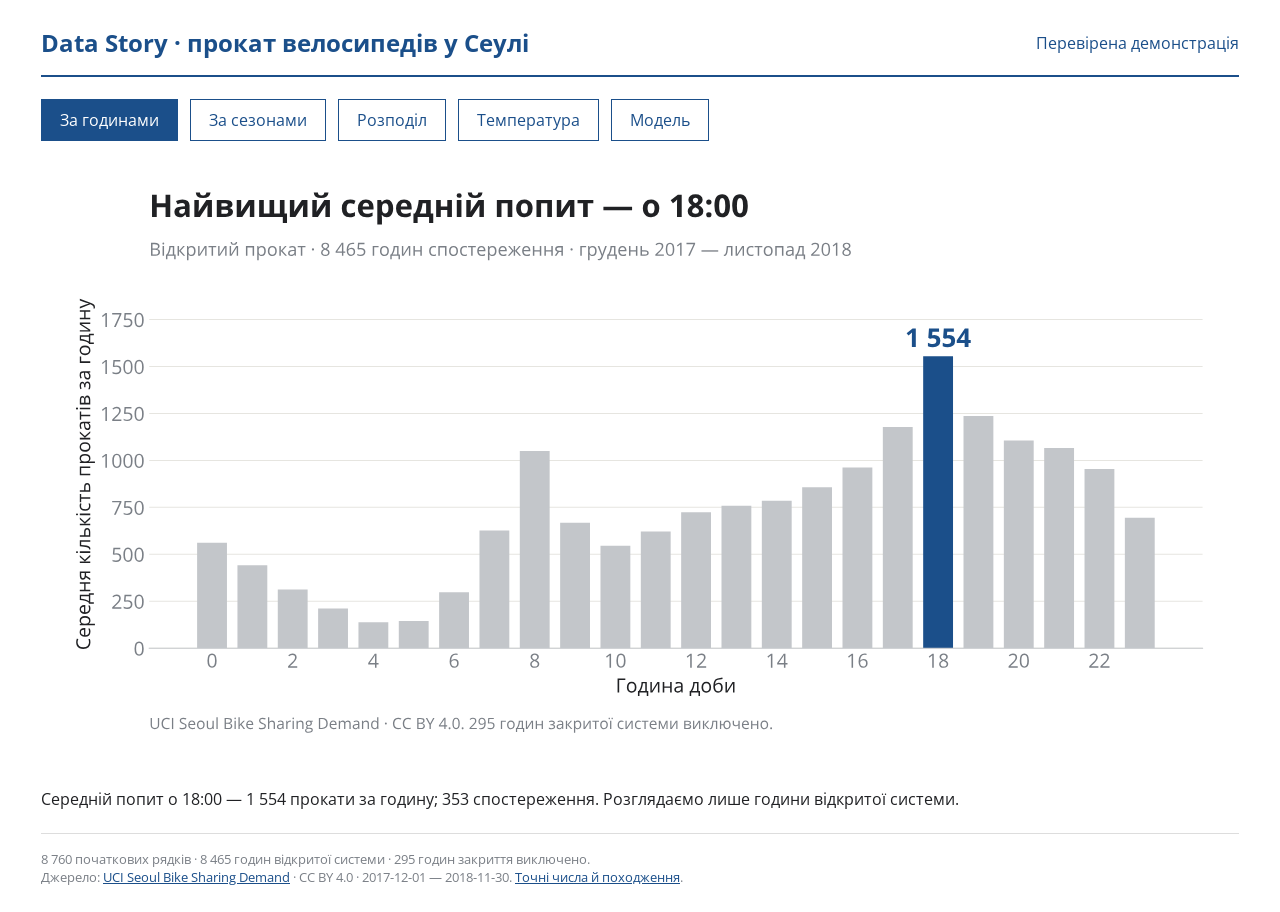
<file: deliverables/seoul-demo/index.html>
<!doctype html><html lang="uk"><meta charset="utf-8"><meta name="viewport" content="width=device-width, initial-scale=1">
<title>Data Story · Seoul</title><style>
@font-face{font-family:OpenSans;src:url(OpenSans.ttf)}*{box-sizing:border-box}body{margin:0;font-family:OpenSans,sans-serif;color:#202124;background:white}main{max-width:1250px;margin:auto;padding:26px}header{border-bottom:2px solid #1B4F8A;display:flex;justify-content:space-between;align-items:center;padding-bottom:16px;color:#1B4F8A}h1{font-size:24px;margin:0}nav{display:flex;gap:12px;flex-wrap:wrap;margin:22px 0}button{font:inherit;cursor:pointer;background:white;color:#1B4F8A;border:1px solid #1B4F8A;padding:9px 18px}button[aria-pressed=true]{background:#1B4F8A;color:white}figure{margin:0}img{width:100%;max-height:640px;object-fit:contain}figcaption{font-size:16px;line-height:1.6;margin:20px 0}footer{font-size:13px;color:#7A7F86;border-top:1px solid #ddd;padding-top:16px}a{color:#1B4F8A}
</style><main><header><h1>Data Story · прокат велосипедів у Сеулі</h1><span>Перевірена демонстрація</span></header><nav aria-label="Графік">
<button data-view="hourly" aria-pressed="true">За годинами</button><button data-view="seasonal" aria-pressed="false">За сезонами</button><button data-view="distribution" aria-pressed="false">Розподіл</button><button data-view="temperature" aria-pressed="false">Температура</button><button data-view="model" aria-pressed="false">Модель</button></nav>
<figure><img id="chart" src="hourly.svg" alt="Попит за годинами"><figcaption id="caption">Середній попит о 18:00 — 1 554 прокати за годину; 353 спостереження. Розглядаємо лише години відкритої системи.</figcaption></figure>
<footer>8 760 початкових рядків · 8 465 годин відкритої системи · 295 годин закриття виключено.<br>Джерело: <a href="https://doi.org/10.24432/C5F62R">UCI Seoul Bike Sharing Demand</a> · CC BY 4.0 · 2017-12-01 — 2018-11-30. <a href="facts.json">Точні числа й походження</a>.</footer></main>
<script>const captions={hourly:'Середній попит о 18:00 — 1 554 прокати за годину; 353 спостереження. Розглядаємо лише години відкритої системи.',seasonal:'Середні за сезонами: літо 1 034, осінь 924, весна 746, зима 226. Це описові зв’язки, які не доводять причинного впливу сезону.',distribution:'Розподіл кількості прокатів за годину відкритої системи. Показано всі 8 465 спостережень.',temperature:'Кожна точка — година роботи прокату. Зв’язок із температурою може залежати також від години, сезону й інших умов.',model:'Лінійна регресія: тестовий R² = 0,635; MAE = 289 проти 516 у прогнозу середнім; RMSE = 383. Випадковий поділ 70/30 демонструє зв’язки в цих даних, а не прогноз майбутнього.'};document.querySelectorAll('button').forEach(button=>button.onclick=()=>{document.querySelectorAll('button').forEach(b=>b.setAttribute('aria-pressed',String(b===button)));chart.src=button.dataset.view+'.svg';chart.alt=button.textContent;caption.textContent=captions[button.dataset.view]});</script></html>
</file>
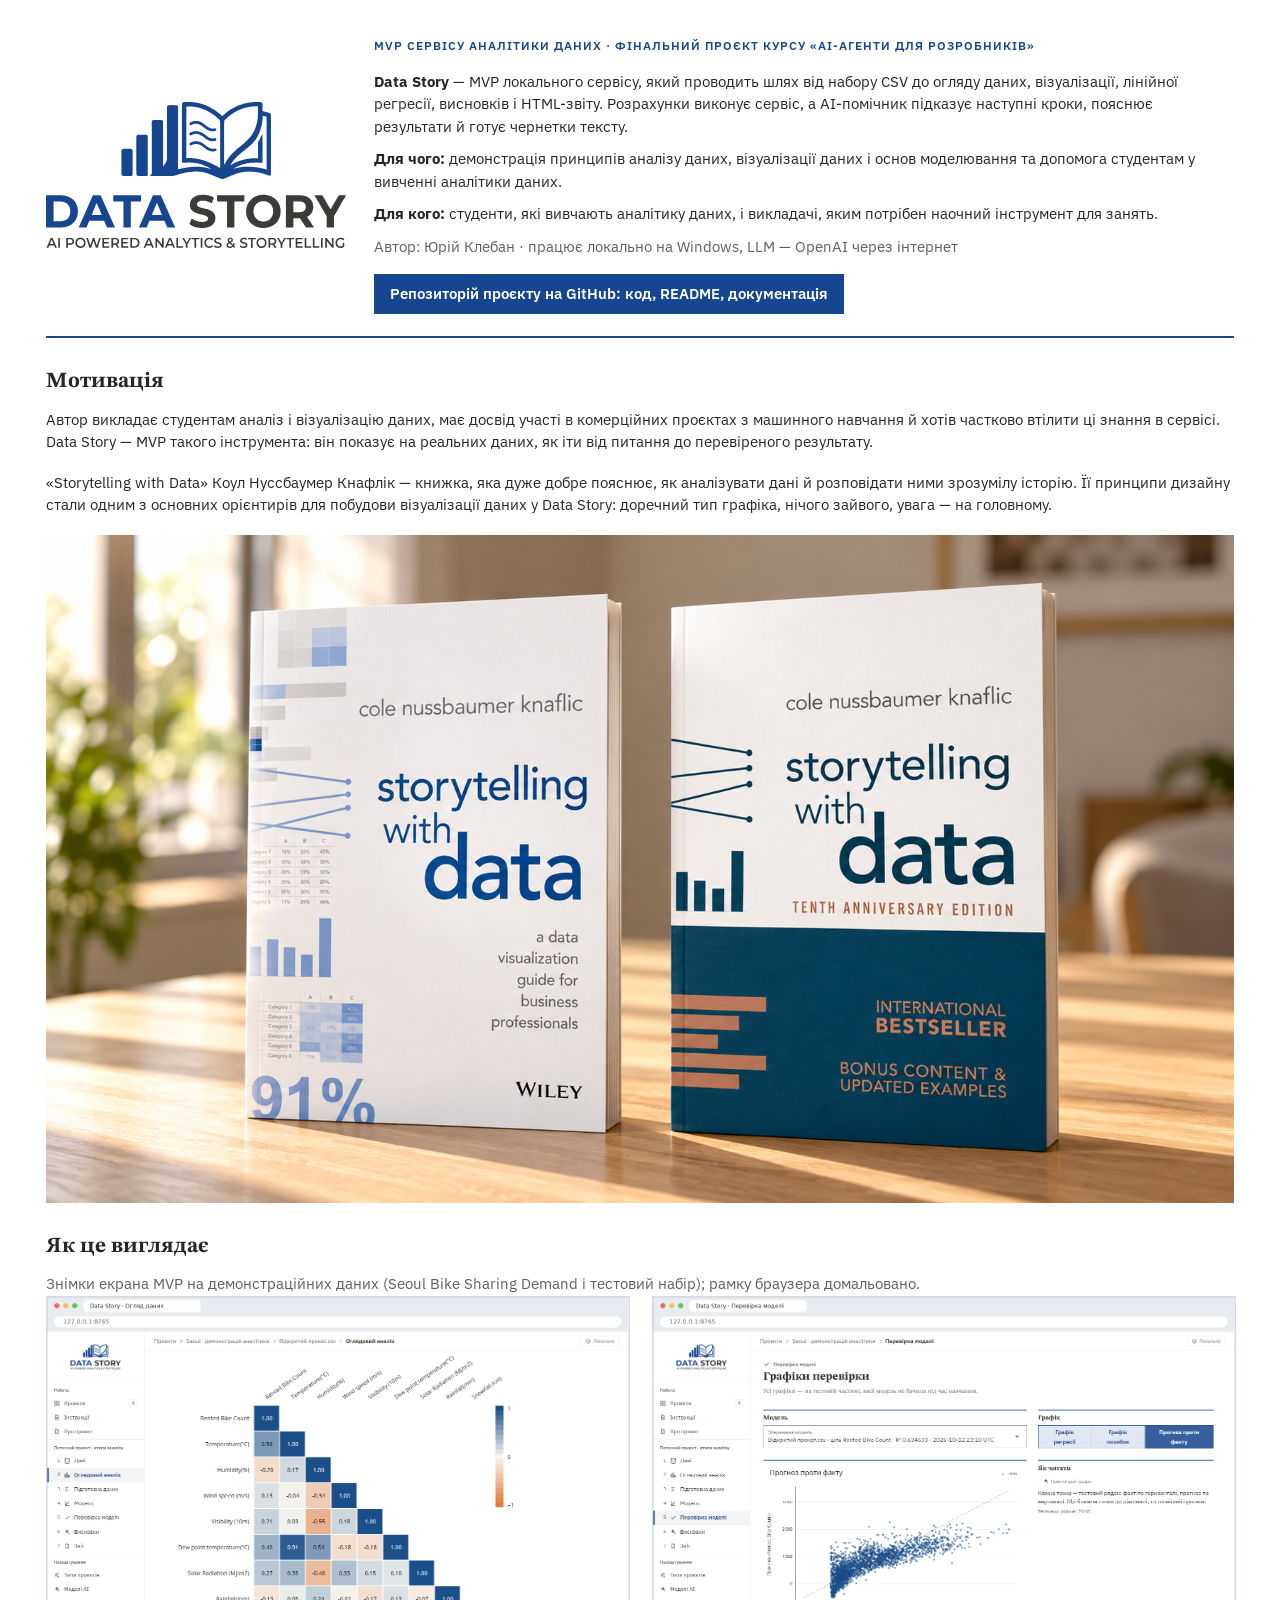
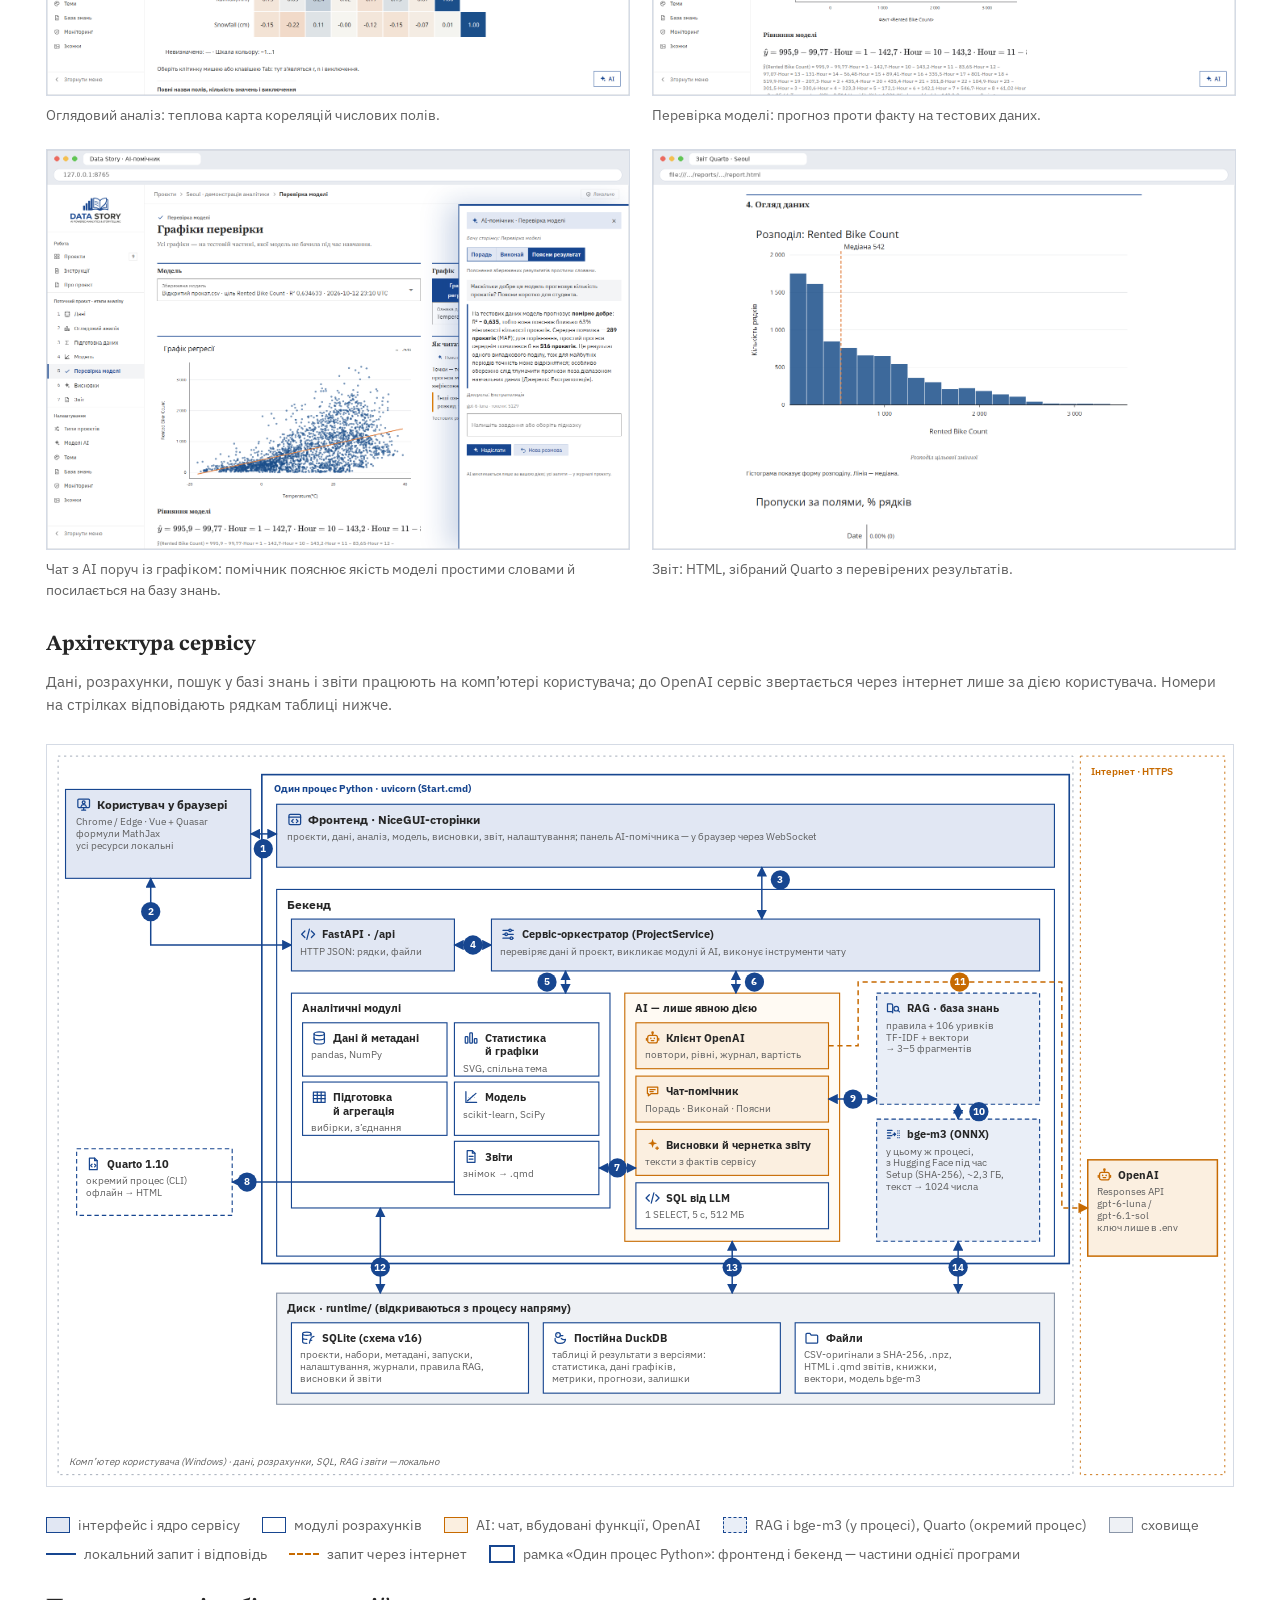
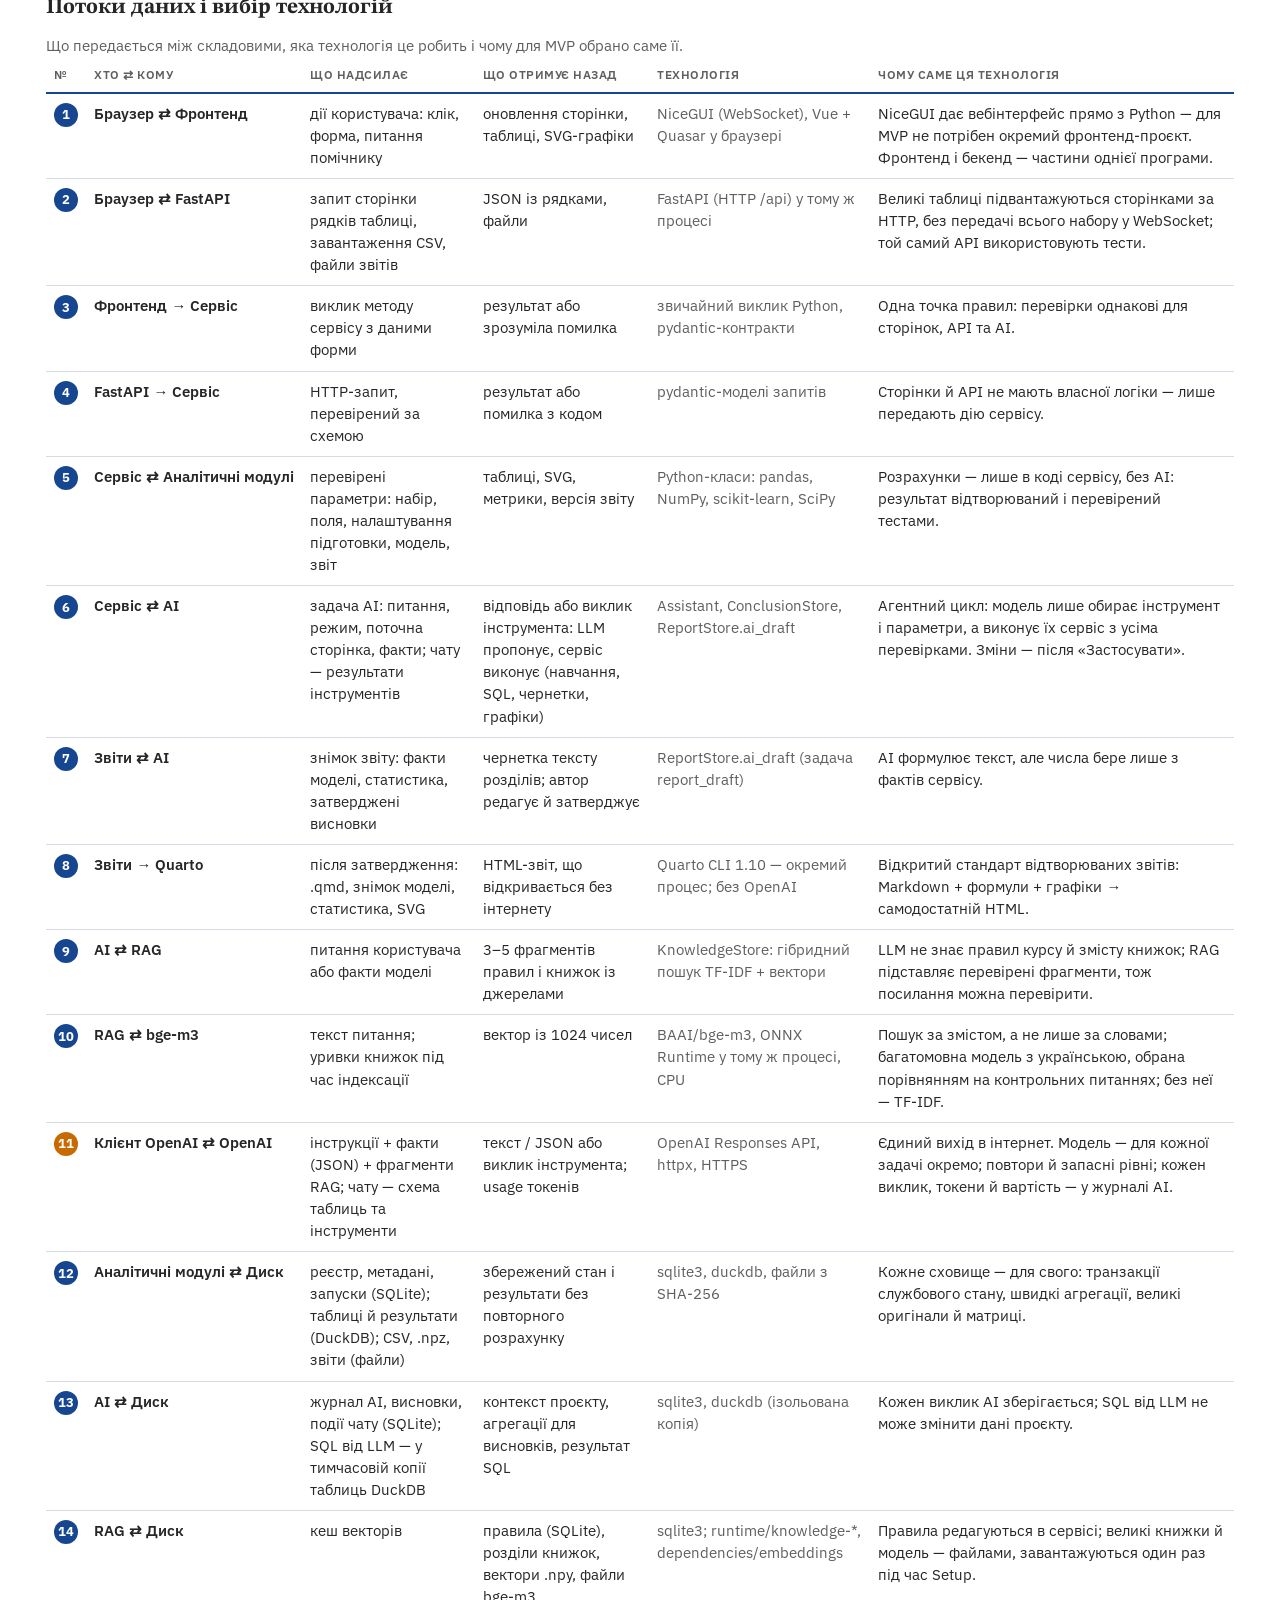
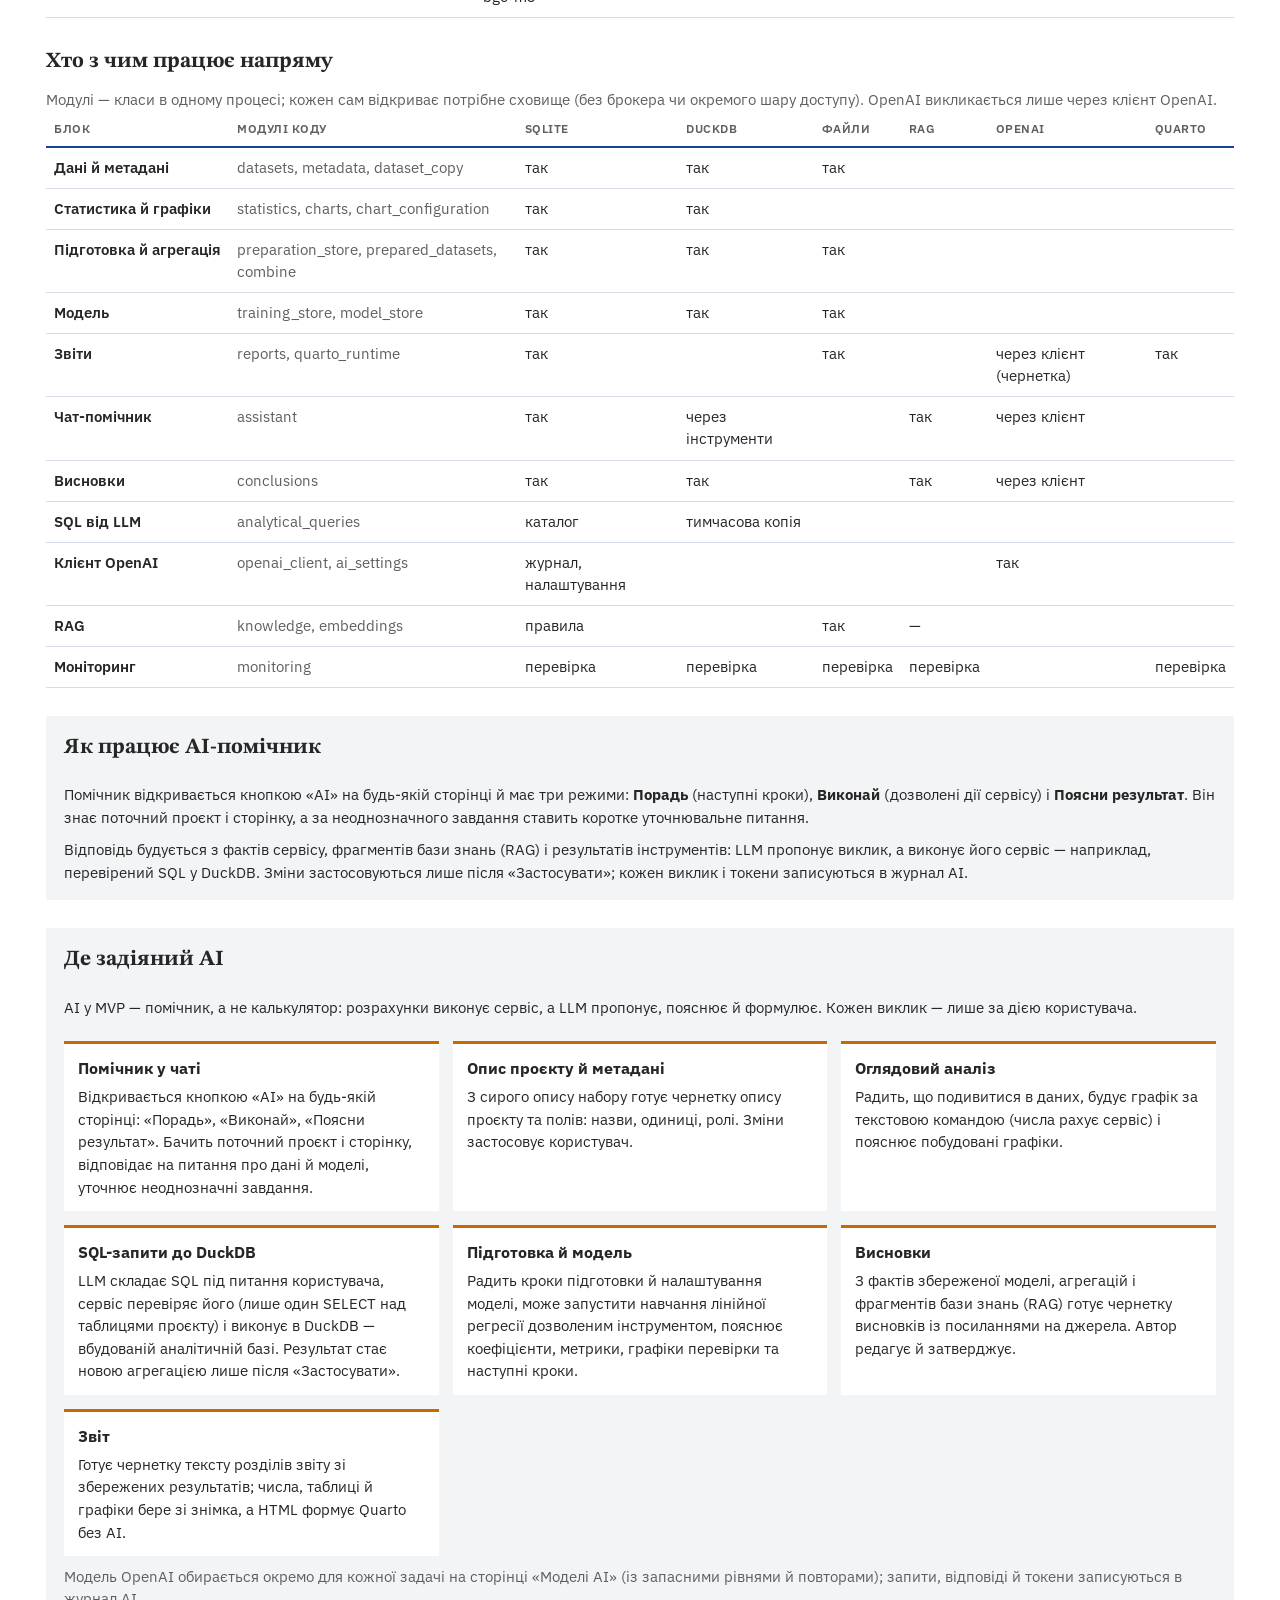
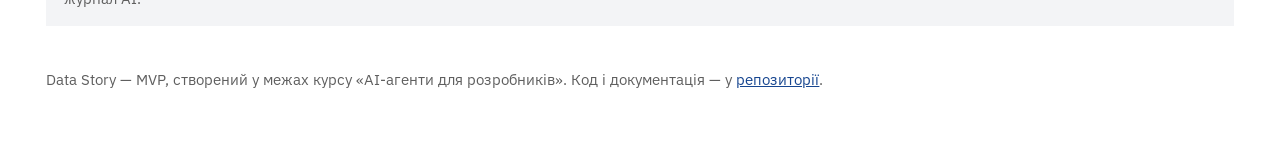
<file: deliverables/architecture/architecture.html>
<!doctype html>
<html lang="uk">
<meta charset="utf-8">
<meta name="viewport" content="width=device-width, initial-scale=1">
<title>Data Story — про проєкт</title>
<meta name="description" content="Data Story — MVP сервісу аналітики даних для навчання: аналіз, візуалізація, основи моделювання й AI-помічник.">
<style>
@font-face { font-family:'IBM Plex Sans'; src:url('../../src/data_story/assets/fonts/plex/ibm-plex-sans-regular.woff2') format('woff2'); font-weight:400; }
@font-face { font-family:'IBM Plex Sans'; src:url('../../src/data_story/assets/fonts/plex/ibm-plex-sans-600.woff2') format('woff2'); font-weight:600; }
@font-face { font-family:'IBM Plex Sans'; src:url('../../src/data_story/assets/fonts/plex/ibm-plex-sans-700.woff2') format('woff2'); font-weight:700; }
@font-face { font-family:'STIX Two Text'; src:url('../../src/data_story/assets/fonts/stix/stix-two-text-600.woff2') format('woff2'); font-weight:600; }
@font-face { font-family:'STIX Two Text'; src:url('../../src/data_story/assets/fonts/stix/stix-two-text-700.woff2') format('woff2'); font-weight:700; }
/* Layout: motivation, one diagram (slide-ready), the flow table, two worked requests and principles. Single light look by choice (a printed slide), colours set explicitly. */
:root {
  --paper:#ffffff; --ink:#262626; --ink2:#5f5f5f; --rule:#d5dbe5; --shade:#f3f4f6;
  --primary:#174690; --band:#e1e7f3; --ai:#c76a00; --aiband:#fbefe0; --store:#eef1f5;
  --sans:'IBM Plex Sans', 'Segoe UI', Arial, sans-serif; --serif:'STIX Two Text', Georgia, 'Times New Roman', serif;
  color-scheme: light;
}
html, body { background:var(--paper); color:var(--ink); }
body { font-family:var(--sans); font-size:15px; line-height:1.5; padding-inline:clamp(16px,3vw,40px); padding-block:28px 48px; }
main { max-width:1320px; margin:0 auto; display:flex; flex-direction:column; gap:28px; }
header { display:flex; flex-direction:column; gap:6px; border-bottom:2px solid var(--primary); padding-bottom:14px; }
.kicker { font-size:.78rem; letter-spacing:.08em; text-transform:uppercase; color:var(--primary); font-weight:600; }
h1 { font-family:var(--serif); font-size:clamp(1.7rem,3.2vw,2.4rem); line-height:1.15; margin:0; text-wrap:balance; }
h2 { font-family:var(--serif); font-size:1.35rem; margin:0 0 10px; }
.lead { color:var(--ink2); margin:0; }
.motivation p { margin:0 0 18px; }
.motivation img { display:block; width:100%; height:auto; }
.figure { overflow-x:auto; border:1px solid var(--rule); background:var(--paper); }
.figure svg { display:block; width:100%; min-width:900px; height:auto; }
.legend { display:flex; flex-wrap:wrap; gap:8px 22px; font-size:.86rem; color:var(--ink2); }
.legend span { display:inline-flex; align-items:center; gap:8px; }
.sw { width:22px; height:14px; border:1.5px solid var(--primary); background:var(--band); display:inline-block; }
.sw.c { background:#fff; } .sw.s { background:var(--store); border-color:#8a96a8; } .sw.r { background:#e9eef7; border-style:dashed; }
.sw.l { background:var(--aiband); border-color:var(--ai); }
.ln-s { width:30px; border-top:2px solid var(--primary); display:inline-block; } .ln-b { width:30px; border-top:2px solid #8a96a8; display:inline-block; } .ln-a { width:30px; border-top:2px dashed var(--ai); display:inline-block; }
/* svg */
svg text { font-family:var(--sans); fill:var(--ink); }
.b { fill:#fff; stroke:var(--primary); stroke-width:1.5; }
.b.user { fill:var(--band); } .b.core { fill:var(--band); } .b.mod { fill:#fff; } .b.modai { fill:var(--aiband); stroke:var(--ai); }
.b.store { fill:var(--store); stroke:#8a96a8; } .b.rag { fill:#e9eef7; stroke-dasharray:6 4; } .b.rep { fill:#fff; stroke-dasharray:6 4; }
.b.llm { fill:var(--aiband); stroke:var(--ai); stroke-width:2; }
.b.grp { fill:#fff; stroke-dasharray:none; } .b.grp.ai { fill:#fffaf3; stroke:var(--ai); } .b.grp2 { fill:var(--store); }
.bt { font-size:16px; font-weight:700; } .btm { font-size:14.5px; font-weight:700; } .blm { font-size:12px; fill:var(--ink2) !important; } .bl { font-size:13px; fill:var(--ink2) !important; }
.srv { fill:none; stroke:var(--primary); stroke-width:2.5; }
.srvl { font-size:14px; font-weight:600; fill:var(--primary) !important; }
.proc { fill:none; stroke:var(--primary); stroke-width:2.2; }
.procl { font-size:14px; font-weight:700; fill:var(--primary) !important; }
.zone.zo { stroke:var(--ai); }
.zone { fill:none; stroke:#9aa4b2; stroke-width:1.2; stroke-dasharray:3 5; }
.zl { font-size:13px; fill:var(--ink2) !important; font-style:italic; } .zlo { font-size:13px; font-weight:600; fill:var(--ai) !important; }
.ln { fill:none; stroke:var(--primary); stroke-width:2; } .ln.ai { stroke:var(--ai); stroke-dasharray:7 5; }
.bus2 { fill:none; stroke:#8a96a8; stroke-width:2; } .bus2.ai { stroke:var(--ai); } .jn { fill:#8a96a8; }
.ic { fill:none; stroke:var(--primary); stroke-width:1.9; stroke-linecap:round; stroke-linejoin:round; } .ic [fill="black"] { fill:var(--primary); stroke:none; }
.ic.o { stroke:var(--ai); } .ic.o [fill="black"] { fill:var(--ai); }
.bus { fill:none; stroke:#8a96a8; stroke-width:1.5; }
.busl { font-size:12px; fill:var(--ink2) !important; font-style:italic; }
.mh { fill:var(--primary); } .mho { fill:var(--ai); }
.bd { fill:var(--primary); } .bdo { fill:var(--ai); }
.bn { font-size:13px; font-weight:700; fill:#fff !important; text-anchor:middle; }
/* table */
.tablewrap { overflow-x:auto; }
table { border-collapse:collapse; width:100%; min-width:760px; font-size:.92rem; }
th { text-align:left; font-size:.78rem; letter-spacing:.04em; text-transform:uppercase; color:var(--ink2); font-weight:600; padding:8px; border-bottom:2px solid var(--primary); }
td { padding:9px 8px; border-bottom:1px solid var(--rule); vertical-align:top; }
td.who { font-weight:600; white-space:nowrap; } td.tech { color:var(--ink2); }
.nb { display:inline-grid; place-items:center; min-width:24px; height:24px; border-radius:50%; background:var(--primary); color:#fff; font-weight:700; font-size:.8rem; }
.nb.o { background:var(--ai); }
.cols2 { display:grid; grid-template-columns:repeat(2,minmax(0,1fr)); gap:32px; }
ol.path { list-style:none; padding:0; margin:0; display:flex; flex-direction:column; gap:10px; }
ol.path li { display:grid; grid-template-columns:56px minmax(0,1fr); gap:10px; align-items:baseline; }
.sn { font-weight:700; color:var(--primary); font-variant-numeric:tabular-nums; }
.facts { display:flex; flex-direction:column; gap:10px; background:var(--shade); padding:16px 18px; }
.facts p { margin:0; }
@media (max-width:820px) { .cols2 { grid-template-columns:1fr; } }
.hero { display:grid; grid-template-columns:minmax(200px,300px) 1fr; gap:28px; align-items:center; border-bottom:2px solid var(--primary); padding-bottom:22px; }
.hero img { width:100%; height:auto; }
.sr-only { position:absolute; width:1px; height:1px; overflow:hidden; clip:rect(0 0 0 0); white-space:nowrap; }
.hero p { margin:0 0 10px; }
.hero .kicker { display:block; margin-bottom:16px; }
.ai-uses { display:grid; grid-template-columns:repeat(auto-fit,minmax(min(100%,300px),1fr)); gap:14px; margin-top:12px; }
.ai-use { border-top:3px solid var(--ai); background:#fff; padding:12px 14px; }
.ai-use h3 { margin:0 0 6px; font-size:1rem; }
.ai-use p { margin:0; font-size:.94rem; }
.hero ul { margin:0 0 12px; padding-left:20px; }
.meta { font-size:.92rem; color:var(--ink2); }
.btn { display:inline-block; margin-top:6px; padding:9px 16px; background:var(--primary); color:#fff; text-decoration:none; font-weight:600; }
.btn:hover, .btn:focus-visible { background:#0f3470; }
a { color:var(--primary); }
.shots { display:grid; grid-template-columns:repeat(2,minmax(0,1fr)); gap:24px; }
.shots figure { margin:0; display:flex; flex-direction:column; gap:8px; }
.shots img { width:100%; height:auto; border:1px solid var(--rule); }
.shots figcaption { font-size:.9rem; color:var(--ink2); }
td.why { min-width:280px; }
@media (max-width:820px) { .shots { grid-template-columns:1fr; } }
@media (max-width:720px) { .hero { grid-template-columns:1fr; } .hero img { max-width:240px; } }
</style>
<main>
<section class="hero" aria-labelledby="about-title">
  <img src="../../src/data_story/assets/logo/logo-panel.svg" width="300" height="146" alt="Логотип Data Story">
  <div>
    <span class="kicker">MVP сервісу аналітики даних · фінальний проєкт курсу «AI-агенти для розробників»</span>
    <h1 id="about-title" class="sr-only">Data Story</h1>
    <p><b>Data Story</b> — MVP локального сервісу, який проводить шлях від набору CSV до огляду даних, візуалізації, лінійної регресії, висновків і HTML-звіту. Розрахунки виконує сервіс, а AI-помічник підказує наступні кроки, пояснює результати й готує чернетки тексту.</p>
    <p><b>Для чого:</b> демонстрація принципів аналізу даних, візуалізації даних і основ моделювання та допомога студентам у вивченні аналітики даних.</p>
    <p><b>Для кого:</b> студенти, які вивчають аналітику даних, і викладачі, яким потрібен наочний інструмент для занять.</p>
    <p class="meta">Автор: Юрій Клебан · працює локально на Windows, LLM — OpenAI через інтернет</p>
    <a class="btn" href="https://github.com/kleban/ai-course-final-project">Репозиторій проєкту на GitHub: код, README, документація</a>
  </div>
</section>
<section class="motivation" aria-labelledby="motivation-title">
  <h2 id="motivation-title">Мотивація</h2>
  <p>Автор викладає студентам аналіз і візуалізацію даних, має досвід участі в комерційних проєктах з машинного навчання й хотів частково втілити ці знання в сервісі. Data Story — MVP такого інструмента: він показує на реальних даних, як іти від питання до перевіреного результату.</p>
  <p>«Storytelling with Data» Коул Нуссбаумер Кнафлік — книжка, яка дуже добре пояснює, як аналізувати дані й розповідати ними зрозумілу історію. Її принципи дизайну стали одним з основних орієнтирів для побудови візуалізації даних у Data Story: доречний тип графіка, нічого зайвого, увага — на головному.</p>
  <img src="../presentation-assets/storytelling-two-editions.png" width="1672" height="941" alt="Старе та ювілейне видання Storytelling with Data стоять поруч на дерев’яному столі в сонячному світлі">
</section>
<section aria-labelledby="shots-title">
  <h2 id="shots-title">Як це виглядає</h2>
  <p class="lead">Знімки екрана MVP на демонстраційних даних (Seoul Bike Sharing Demand і тестовий набір); рамку браузера домальовано.</p>
  <div class="shots">
    <figure><img src="screens/heatmap.png" width="1442" height="987" loading="lazy" alt="Оглядовий аналіз у вікні браузера: теплова карта кореляцій дев’яти числових полів Seoul у синьо-помаранчевій шкалі"><figcaption>Оглядовий аналіз: теплова карта кореляцій числових полів.</figcaption></figure>
    <figure><img src="screens/prediction.png" width="1442" height="987" loading="lazy" alt="Перевірка моделі у вікні браузера: діаграма «прогноз проти факту» на тестовій частині з поясненням, як її читати"><figcaption>Перевірка моделі: прогноз проти факту на тестових даних.</figcaption></figure>
    <figure><img src="screens/chat-model.png" width="1442" height="987" loading="lazy" alt="AI-помічник у вікні браузера поруч із графіком регресії: студентське питання про якість моделі й відповідь з R², MAE, порівнянням із простим прогнозом і посиланням на джерело"><figcaption>Чат з AI поруч із графіком: помічник пояснює якість моделі простими словами й посилається на базу знань.</figcaption></figure>
    <figure><img src="screens/report.png" width="1442" height="987" loading="lazy" alt="HTML-звіт Quarto у вікні браузера: гістограма розподілу кількості прокатів із медіаною"><figcaption>Звіт: HTML, зібраний Quarto з перевірених результатів.</figcaption></figure>
  </div>
</section>
<section aria-labelledby="arch-title">
  <h2 id="arch-title">Архітектура сервісу</h2>
  <p class="lead">Дані, розрахунки, пошук у базі знань і звіти працюють на комп’ютері користувача; до OpenAI сервіс звертається через інтернет лише за дією користувача. Номери на стрілках відповідають рядкам таблиці нижче.</p>
</section>
<div class="figure"><svg viewBox="0 0 1600 1000" role="img" aria-labelledby="t d" xmlns="http://www.w3.org/2000/svg">
<title id="t">Архітектура Data Story</title>
<desc id="d">Увесь сервіс — один процес Python (uvicorn), логічно поділений на фронтенд (сторінки NiceGUI) і бекенд (FastAPI, сервіс-оркестратор, аналітичні модулі, AI, RAG з bge-m3). Браузер працює з фронтендом через WebSocket і з FastAPI через HTTP. Сервіс викликає аналітичні модулі й AI; чат повертає виклики інструментів, які виконує сервіс. Модулі, AI і RAG самі відкривають SQLite, DuckDB і файли на диску. Звіти передаються в окремий процес Quarto; до OpenAI звертається лише клієнт OpenAI через інтернет. Точні зв’язки — у таблиці «модуль × сховище».</desc>
<defs>
<marker id="ae" viewBox="0 0 10 10" refX="9" refY="5" markerWidth="7" markerHeight="7" orient="auto"><path d="M0 0 L10 5 L0 10 z" class="mh"/></marker>
<marker id="as" viewBox="0 0 10 10" refX="1" refY="5" markerWidth="7" markerHeight="7" orient="auto"><path d="M10 0 L0 5 L10 10 z" class="mh"/></marker>
<marker id="aeo" viewBox="0 0 10 10" refX="9" refY="5" markerWidth="7" markerHeight="7" orient="auto"><path d="M0 0 L10 5 L0 10 z" class="mho"/></marker>
<marker id="aso" viewBox="0 0 10 10" refX="1" refY="5" markerWidth="7" markerHeight="7" orient="auto"><path d="M10 0 L0 5 L10 10 z" class="mho"/></marker>
</defs>
<path class="zone" d="M15 15 H1385 V985 H15 Z"/><text class="zl" x="30" y="972">Комп’ютер користувача (Windows) · дані, розрахунки, SQL, RAG і звіти — локально</text><path class="zone zo" d="M1395 15 H1590 V985 H1395 Z"/><text class="zlo" x="1410" y="40">Інтернет · HTTPS</text><rect class="b user" x="25" y="60" width="250" height="120"/><g class="ic" transform="translate(39 70) scale(.875)"><rect x="3" y="3.5" width="18" height="13" rx="1.5"/><circle cx="12" cy="8.5" r="2.2"/><path d="M8 15c.4-2 2-3 4-3s3.6 1 4 3M9 20.5h6M12 16.5v4"/></g><text class="bt" x="68" y="86">Користувач у браузері</text><text class="bl" x="39" y="108">Chrome / Edge · Vue + Quasar</text><text class="bl" x="39" y="124">формули MathJax</text><text class="bl" x="39" y="140">усі ресурси локальні</text><rect class="proc" x="290" y="40" width="1090" height="660"/><text class="procl" x="306" y="64">Один процес Python · uvicorn (Start.cmd)</text><rect class="b core" x="310" y="80" width="1050" height="85"/><g class="ic" transform="translate(324 90) scale(.875)"><rect x="3" y="4" width="18" height="16" rx="2"/><path d="M3 8.5h18M9.5 12l-2.5 2.5 2.5 2.5M14.5 12l2.5 2.5-2.5 2.5"/></g><text class="bt" x="353" y="106">Фронтенд · NiceGUI-сторінки</text><text class="bl" x="324" y="128">проєкти, дані, аналіз, модель, висновки, звіт, налаштування; панель AI-помічника — у браузер через WebSocket</text><rect class="b grp" x="310" y="195" width="1050" height="495"/><text class="bt" x="324" y="221">Бекенд</text><rect class="b core" x="330" y="235" width="220" height="70"/><g class="ic" transform="translate(342 245) scale(.875)"><path d="M7 7l-5 5 5 5M17 7l5 5-5 5M14 4l-4 16"/></g><text class="btm" x="371" y="261">FastAPI · /api</text><text class="bl" x="342" y="283">HTTP JSON: рядки, файли</text><rect class="b core" x="600" y="235" width="740" height="70"/><g class="ic" transform="translate(612 245) scale(.875)"><path d="M4 6h9M17 6h3M4 12h3M11 12h9M4 18h11M19 18h1"/><circle cx="15" cy="6" r="2"/><circle cx="9" cy="12" r="2"/><circle cx="17" cy="18" r="2"/></g><text class="btm" x="641" y="261">Сервіс-оркестратор (ProjectService)</text><text class="bl" x="612" y="283">перевіряє дані й проєкт, викликає модулі й AI, виконує інструменти чату</text><rect class="b grp" x="330" y="335" width="430" height="290"/><text class="btm" x="344" y="361">Аналітичні модулі</text><rect class="b mod" x="345" y="375" width="195" height="72"/><g class="ic" transform="translate(357 385) scale(.875)"><ellipse cx="12" cy="5.5" rx="8" ry="2.8"/><path d="M4 5.5v13c0 1.5 3.6 2.8 8 2.8s8-1.3 8-2.8v-13"/><path d="M4 12c0 1.5 3.6 2.8 8 2.8s8-1.3 8-2.8"/></g><text class="btm" x="386" y="401">Дані й метадані</text><text class="bl" x="357" y="423">pandas, NumPy</text><rect class="b mod" x="550" y="375" width="195" height="72"/><g class="ic" transform="translate(562 385) scale(.875)"><rect x="3" y="10" width="4" height="10" rx="1"/><rect x="10" y="4" width="4" height="16" rx="1"/><rect x="17" y="13" width="4" height="7" rx="1"/></g><text class="btm" x="591" y="401">Статистика</text><text class="btm" x="591" y="419">й графіки</text><text class="bl" x="562" y="441">SVG, спільна тема</text><rect class="b mod" x="345" y="455" width="195" height="72"/><g class="ic" transform="translate(357 465) scale(.875)"><rect x="3" y="4" width="18" height="16"/><path d="M3 9h18M3 14h18M9 4v16M15 4v16"/></g><text class="btm" x="386" y="481">Підготовка</text><text class="btm" x="386" y="499">й агрегація</text><text class="bl" x="357" y="521">вибірки, з’єднання</text><rect class="b mod" x="550" y="455" width="195" height="72"/><g class="ic" transform="translate(562 465) scale(.875)"><path d="M4 3.5V20h16.5"/><path d="M6.5 17.5L19.5 6"/><circle cx="8.5" cy="12.5" r=".55" fill="black"/><circle cx="11.5" cy="16" r=".55" fill="black"/><circle cx="14.5" cy="9" r=".55" fill="black"/><circle cx="17.5" cy="12.5" r=".55" fill="black"/></g><text class="btm" x="591" y="481">Модель</text><text class="bl" x="562" y="503">scikit-learn, SciPy</text><rect class="b mod" x="550" y="535" width="195" height="72"/><g class="ic" transform="translate(562 545) scale(.875)"><path d="M6 3h8l4 4v14H6z"/><path d="M14 3v4h4M9 12h6M9 16h6"/></g><text class="btm" x="591" y="561">Звіти</text><text class="bl" x="562" y="583">знімок → .qmd</text><rect class="b grp ai" x="780" y="335" width="290" height="335"/><text class="btm" x="794" y="361">AI — лише явною дією</text><rect class="b mod modai" x="795" y="447" width="260" height="62"/><g class="ic o" transform="translate(807 457) scale(.875)"><path d="M4 5.5h16v10H10l-4.5 3.5v-3.5H4z"/><path d="M8 9.5h8M8 12.5h5"/></g><text class="btm" x="836" y="473">Чат-помічник</text><text class="bl" x="807" y="495">Порадь · Виконай · Поясни</text><rect class="b mod modai" x="795" y="519" width="260" height="62"/><g class="ic o" transform="translate(807 529) scale(.875)"><path d="M12 3l1.8 5.2L19 10l-5.2 1.8L12 17l-1.8-5.2L5 10l5.2-1.8z" fill="black"/><path d="M19 15.5v4M17 17.5h4"/></g><text class="btm" x="836" y="545">Висновки й чернетка звіту</text><text class="bl" x="807" y="567">тексти з фактів сервісу</text><rect class="b mod" x="795" y="591" width="260" height="62"/><g class="ic" transform="translate(807 601) scale(.875)"><path d="M7 7l-5 5 5 5M17 7l5 5-5 5M14 4l-4 16"/></g><text class="btm" x="836" y="617">SQL від LLM</text><text class="bl" x="807" y="639">1 SELECT, 5 с, 512 МБ</text><rect class="b mod modai" x="795" y="375" width="260" height="62"/><g class="ic o" transform="translate(807 385) scale(.875)"><rect x="4.5" y="8" width="15" height="11.5" rx="3"/><path d="M12 8V4.8M10 16h4M2.5 12.5v3M21.5 12.5v3"/><circle cx="12" cy="3.8" r="1.1"/><circle cx="9.3" cy="12.6" r="1.2" fill="black"/><circle cx="14.7" cy="12.6" r="1.2" fill="black"/></g><text class="btm" x="836" y="401">Клієнт OpenAI</text><text class="bl" x="807" y="423">повтори, рівні, журнал, вартість</text><rect class="b rag" x="1120" y="335" width="220" height="150"/><g class="ic" transform="translate(1132 345) scale(.875)"><path d="M3 5h5.5A2.5 2.5 0 0 1 11 7.5V19a2 2 0 0 0-2-2H3z"/><circle cx="16.5" cy="12.5" r="3.6"/><path d="M19.2 15.2l2.3 2.3"/></g><text class="btm" x="1161" y="361">RAG · база знань</text><text class="bl" x="1132" y="383">правила + 106 уривків</text><text class="bl" x="1132" y="399">TF-IDF + вектори</text><text class="bl" x="1132" y="415">→ 3–5 фрагментів</text><rect class="b rag" x="1120" y="505" width="220" height="165"/><g class="ic" transform="translate(1132 515) scale(.875)"><path d="M3 6h7M3 10h5M3 14h7M3 18h4M11.5 12h3.5M13.5 10l2 2-2 2"/><rect x="18" y="6" width="1.6" height="1.6" fill="black"/><rect x="18" y="9.5" width="1.6" height="1.6" fill="black"/><rect x="18" y="13" width="1.6" height="1.6" fill="black"/><rect x="18" y="16.5" width="1.6" height="1.6" fill="black"/><rect x="20.4" y="6" width="1.6" height="1.6" fill="black"/><rect x="20.4" y="9.5" width="1.6" height="1.6" fill="black"/><rect x="20.4" y="13" width="1.6" height="1.6" fill="black"/><rect x="20.4" y="16.5" width="1.6" height="1.6" fill="black"/></g><text class="btm" x="1161" y="531">bge-m3 (ONNX)</text><text class="bl" x="1132" y="553">у цьому ж процесі,</text><text class="bl" x="1132" y="569">з Hugging Face під час</text><text class="bl" x="1132" y="585">Setup (SHA-256), ~2,3 ГБ,</text><text class="bl" x="1132" y="601">текст → 1024 числа</text><rect class="b rep" x="40" y="545" width="210" height="90"/><g class="ic" transform="translate(52 555) scale(.875)"><path d="M6 3h8l4 4v14H6z"/><path d="M14 3v4h4M10 12.5l-2 2 2 2M14 12.5l2 2-2 2"/></g><text class="btm" x="81" y="571">Quarto 1.10</text><text class="bl" x="52" y="593">окремий процес (CLI)</text><text class="bl" x="52" y="609">офлайн → HTML</text><rect class="b store grp2" x="310" y="740" width="1050" height="150"/><text class="btm" x="324" y="766">Диск · runtime/ (відкриваються з процесу напряму)</text><rect class="b" x="330" y="780" width="320" height="95"/><g class="ic" transform="translate(342 790) scale(.875)"><ellipse cx="10" cy="5.5" rx="6.5" ry="2.4"/><path d="M3.5 5.5v12.5c0 1.3 2.9 2.4 6.5 2.4M16.5 5.5v3.5M3.5 11.8c0 1.3 2.9 2.4 6.5 2.4"/><path d="M21 9.5c-3.5.5-6 3.5-7 10.5M14.6 16.5l3-1"/></g><text class="btm" x="371" y="806">SQLite (схема v16)</text><text class="bl" x="342" y="828">проєкти, набори, метадані, запуски,</text><text class="bl" x="342" y="844">налаштування, журнали, правила RAG,</text><text class="bl" x="342" y="860">висновки й звіти</text><rect class="b" x="670" y="780" width="320" height="95"/><g class="ic" transform="translate(682 790) scale(.875)"><circle cx="9" cy="7.5" r="3.6"/><path d="M12.4 8.3h4.1"/><circle cx="8.4" cy="6.8" r=".5" fill="black"/><path d="M4.5 12.5c-1 4.5 2.5 8 7.5 8s8.5-2.5 8.5-6.5c-2.2 1.2-4.5.6-6.5-1.2"/></g><text class="btm" x="711" y="806">Постійна DuckDB</text><text class="bl" x="682" y="828">таблиці й результати з версіями:</text><text class="bl" x="682" y="844">статистика, дані графіків,</text><text class="bl" x="682" y="860">метрики, прогнози, залишки</text><rect class="b" x="1010" y="780" width="330" height="95"/><g class="ic" transform="translate(1022 790) scale(.875)"><path d="M3 6.5A1.5 1.5 0 0 1 4.5 5H9l2 2.5h8.5A1.5 1.5 0 0 1 21 9v9.5a1.5 1.5 0 0 1-1.5 1.5h-15A1.5 1.5 0 0 1 3 18.5z"/></g><text class="btm" x="1051" y="806">Файли</text><text class="bl" x="1022" y="828">CSV-оригінали з SHA-256, .npz,</text><text class="bl" x="1022" y="844">HTML і .qmd звітів, книжки,</text><text class="bl" x="1022" y="860">вектори, модель bge-m3</text><rect class="b llm" x="1405" y="560" width="175" height="130"/><g class="ic o" transform="translate(1417 570) scale(.875)"><rect x="4.5" y="8" width="15" height="11.5" rx="3"/><path d="M12 8V4.8M10 16h4M2.5 12.5v3M21.5 12.5v3"/><circle cx="12" cy="3.8" r="1.1"/><circle cx="9.3" cy="12.6" r="1.2" fill="black"/><circle cx="14.7" cy="12.6" r="1.2" fill="black"/></g><text class="btm" x="1446" y="586">OpenAI</text><text class="bl" x="1417" y="608">Responses API</text><text class="bl" x="1417" y="624">gpt-6-luna /</text><text class="bl" x="1417" y="640">gpt-6.1-sol</text><text class="bl" x="1417" y="656">ключ лише в .env</text><path class="ln" d="M275 120 H310" marker-start="url(#as)" marker-end="url(#ae)"/><circle class="bd" cx="292" cy="140" r="13"/><text class="bn" x="292" y="144.5">1</text><path class="ln" d="M140 180 V270 H330" marker-start="url(#as)" marker-end="url(#ae)"/><circle class="bd" cx="140" cy="225" r="13"/><text class="bn" x="140" y="229.5">2</text><path class="ln" d="M965 165 V235" marker-start="url(#as)" marker-end="url(#ae)"/><circle class="bd" cx="990" cy="182" r="13"/><text class="bn" x="990" y="186.5">3</text><path class="ln" d="M550 270 H600" marker-start="url(#as)" marker-end="url(#ae)"/><circle class="bd" cx="575" cy="270" r="13"/><text class="bn" x="575" y="274.5">4</text><path class="ln" d="M700 305 V335" marker-start="url(#as)" marker-end="url(#ae)"/><circle class="bd" cx="675" cy="320" r="13"/><text class="bn" x="675" y="324.5">5</text><path class="ln" d="M930 305 V335" marker-start="url(#as)" marker-end="url(#ae)"/><circle class="bd" cx="955" cy="320" r="13"/><text class="bn" x="955" y="324.5">6</text><path class="ln" d="M745 571 H795" marker-start="url(#as)" marker-end="url(#ae)"/><circle class="bd" cx="770" cy="571" r="13"/><text class="bn" x="770" y="575.5">7</text><path class="ln" d="M550 590 H250" marker-end="url(#ae)"/><circle class="bd" cx="270" cy="590" r="13"/><text class="bn" x="270" y="594.5">8</text><path class="ln" d="M1055 478 H1120" marker-start="url(#as)" marker-end="url(#ae)"/><circle class="bd" cx="1088" cy="478" r="13"/><text class="bn" x="1088" y="482.5">9</text><path class="ln" d="M1230 485 V505" marker-start="url(#as)" marker-end="url(#ae)"/><circle class="bd" cx="1258" cy="495" r="13"/><text class="bn" x="1258" y="499.5">10</text><path class="ln ai" d="M1055 406 H1095 V320 H1370 V625 H1405" marker-end="url(#aeo)"/><circle class="bd bdo" cx="1232" cy="320" r="13"/><text class="bn" x="1232" y="324.5">11</text><path class="ln" d="M450 625 V740" marker-start="url(#as)" marker-end="url(#ae)"/><circle class="bd" cx="450" cy="705" r="13"/><text class="bn" x="450" y="709.5">12</text><path class="ln" d="M925 670 V740" marker-start="url(#as)" marker-end="url(#ae)"/><circle class="bd" cx="925" cy="705" r="13"/><text class="bn" x="925" y="709.5">13</text><path class="ln" d="M1230 670 V740" marker-start="url(#as)" marker-end="url(#ae)"/><circle class="bd" cx="1230" cy="705" r="13"/><text class="bn" x="1230" y="709.5">14</text>
</svg></div>
<div class="legend">
  <span><i class="sw"></i>інтерфейс і ядро сервісу</span>
  <span><i class="sw c"></i>модулі розрахунків</span>
  <span><i class="sw l"></i>AI: чат, вбудовані функції, OpenAI</span>
  <span><i class="sw r"></i>RAG і bge-m3 (у процесі), Quarto (окремий процес)</span>
  <span><i class="sw s"></i>сховище</span>
  <span><i class="ln-s"></i>локальний запит і відповідь</span>
  <span><i class="ln-a"></i>запит через інтернет</span>
  <span><i class="sw c" style="border-width:2.2px"></i>рамка «Один процес Python»: фронтенд і бекенд — частини однієї програми</span>
</div>
<section aria-labelledby="flows-title">
  <h2 id="flows-title">Потоки даних і вибір технологій</h2>
  <p class="lead">Що передається між складовими, яка технологія це робить і чому для MVP обрано саме її.</p>
  <div class="tablewrap"><table>
    <thead><tr><th>№</th><th>Хто ⇄ кому</th><th>Що надсилає</th><th>Що отримує назад</th><th>Технологія</th><th>Чому саме ця технологія</th></tr></thead>
    <tbody><tr><td class="n"><span class="nb">1</span></td><td class="who">Браузер ⇄ Фронтенд</td><td>дії користувача: клік, форма, питання помічнику</td><td>оновлення сторінки, таблиці, SVG-графіки</td><td class="tech">NiceGUI (WebSocket), Vue + Quasar у браузері</td><td class="why">NiceGUI дає вебінтерфейс прямо з Python — для MVP не потрібен окремий фронтенд-проєкт. Фронтенд і бекенд — частини однієї програми.</td></tr><tr><td class="n"><span class="nb">2</span></td><td class="who">Браузер ⇄ FastAPI</td><td>запит сторінки рядків таблиці, завантаження CSV, файли звітів</td><td>JSON із рядками, файли</td><td class="tech">FastAPI (HTTP /api) у тому ж процесі</td><td class="why">Великі таблиці підвантажуються сторінками за HTTP, без передачі всього набору у WebSocket; той самий API використовують тести.</td></tr><tr><td class="n"><span class="nb">3</span></td><td class="who">Фронтенд → Сервіс</td><td>виклик методу сервісу з даними форми</td><td>результат або зрозуміла помилка</td><td class="tech">звичайний виклик Python, pydantic-контракти</td><td class="why">Одна точка правил: перевірки однакові для сторінок, API та AI.</td></tr><tr><td class="n"><span class="nb">4</span></td><td class="who">FastAPI → Сервіс</td><td>HTTP-запит, перевірений за схемою</td><td>результат або помилка з кодом</td><td class="tech">pydantic-моделі запитів</td><td class="why">Сторінки й API не мають власної логіки — лише передають дію сервісу.</td></tr><tr><td class="n"><span class="nb">5</span></td><td class="who">Сервіс ⇄ Аналітичні модулі</td><td>перевірені параметри: набір, поля, налаштування підготовки, модель, звіт</td><td>таблиці, SVG, метрики, версія звіту</td><td class="tech">Python-класи: pandas, NumPy, scikit-learn, SciPy</td><td class="why">Розрахунки — лише в коді сервісу, без AI: результат відтворюваний і перевірений тестами.</td></tr><tr><td class="n"><span class="nb">6</span></td><td class="who">Сервіс ⇄ AI</td><td>задача AI: питання, режим, поточна сторінка, факти; чату — результати інструментів</td><td>відповідь або виклик інструмента: LLM пропонує, сервіс виконує (навчання, SQL, чернетки, графіки)</td><td class="tech">Assistant, ConclusionStore, ReportStore.ai_draft</td><td class="why">Агентний цикл: модель лише обирає інструмент і параметри, а виконує їх сервіс з усіма перевірками. Зміни — після «Застосувати».</td></tr><tr><td class="n"><span class="nb">7</span></td><td class="who">Звіти ⇄ AI</td><td>знімок звіту: факти моделі, статистика, затверджені висновки</td><td>чернетка тексту розділів; автор редагує й затверджує</td><td class="tech">ReportStore.ai_draft (задача report_draft)</td><td class="why">AI формулює текст, але числа бере лише з фактів сервісу.</td></tr><tr><td class="n"><span class="nb">8</span></td><td class="who">Звіти → Quarto</td><td>після затвердження: .qmd, знімок моделі, статистика, SVG</td><td>HTML-звіт, що відкривається без інтернету</td><td class="tech">Quarto CLI 1.10 — окремий процес; без OpenAI</td><td class="why">Відкритий стандарт відтворюваних звітів: Markdown + формули + графіки → самодостатній HTML.</td></tr><tr><td class="n"><span class="nb">9</span></td><td class="who">AI ⇄ RAG</td><td>питання користувача або факти моделі</td><td>3–5 фрагментів правил і книжок із джерелами</td><td class="tech">KnowledgeStore: гібридний пошук TF-IDF + вектори</td><td class="why">LLM не знає правил курсу й змісту книжок; RAG підставляє перевірені фрагменти, тож посилання можна перевірити.</td></tr><tr><td class="n"><span class="nb">10</span></td><td class="who">RAG ⇄ bge-m3</td><td>текст питання; уривки книжок під час індексації</td><td>вектор із 1024 чисел</td><td class="tech">BAAI/bge-m3, ONNX Runtime у тому ж процесі, CPU</td><td class="why">Пошук за змістом, а не лише за словами; багатомовна модель з українською, обрана порівнянням на контрольних питаннях; без неї — TF-IDF.</td></tr><tr><td class="n"><span class="nb o">11</span></td><td class="who">Клієнт OpenAI ⇄ OpenAI</td><td>інструкції + факти (JSON) + фрагменти RAG; чату — схема таблиць та інструменти</td><td>текст / JSON або виклик інструмента; usage токенів</td><td class="tech">OpenAI Responses API, httpx, HTTPS</td><td class="why">Єдиний вихід в інтернет. Модель — для кожної задачі окремо; повтори й запасні рівні; кожен виклик, токени й вартість — у журналі AI.</td></tr><tr><td class="n"><span class="nb">12</span></td><td class="who">Аналітичні модулі ⇄ Диск</td><td>реєстр, метадані, запуски (SQLite); таблиці й результати (DuckDB); CSV, .npz, звіти (файли)</td><td>збережений стан і результати без повторного розрахунку</td><td class="tech">sqlite3, duckdb, файли з SHA-256</td><td class="why">Кожне сховище — для свого: транзакції службового стану, швидкі агрегації, великі оригінали й матриці.</td></tr><tr><td class="n"><span class="nb">13</span></td><td class="who">AI ⇄ Диск</td><td>журнал AI, висновки, події чату (SQLite); SQL від LLM — у тимчасовій копії таблиць DuckDB</td><td>контекст проєкту, агрегації для висновків, результат SQL</td><td class="tech">sqlite3, duckdb (ізольована копія)</td><td class="why">Кожен виклик AI зберігається; SQL від LLM не може змінити дані проєкту.</td></tr><tr><td class="n"><span class="nb">14</span></td><td class="who">RAG ⇄ Диск</td><td>кеш векторів</td><td>правила (SQLite), розділи книжок, вектори .npy, файли bge-m3</td><td class="tech">sqlite3; runtime/knowledge-*, dependencies/embeddings</td><td class="why">Правила редагуються в сервісі; великі книжки й модель — файлами, завантажуються один раз під час Setup.</td></tr></tbody>
  </table></div>
</section>
<section aria-labelledby="matrix-title">
  <h2 id="matrix-title">Хто з чим працює напряму</h2>
  <p class="lead">Модулі — класи в одному процесі; кожен сам відкриває потрібне сховище (без брокера чи окремого шару доступу). OpenAI викликається лише через клієнт OpenAI.</p>
  <div class="tablewrap"><table>
    <thead><tr><th>Блок</th><th>Модулі коду</th><th>SQLite</th><th>DuckDB</th><th>Файли</th><th>RAG</th><th>OpenAI</th><th>Quarto</th></tr></thead>
    <tbody><tr><td class="who">Дані й метадані</td><td class="tech">datasets, metadata, dataset_copy</td><td>так</td><td>так</td><td>так</td><td></td><td></td><td></td></tr><tr><td class="who">Статистика й графіки</td><td class="tech">statistics, charts, chart_configuration</td><td>так</td><td>так</td><td></td><td></td><td></td><td></td></tr><tr><td class="who">Підготовка й агрегація</td><td class="tech">preparation_store, prepared_datasets, combine</td><td>так</td><td>так</td><td>так</td><td></td><td></td><td></td></tr><tr><td class="who">Модель</td><td class="tech">training_store, model_store</td><td>так</td><td>так</td><td>так</td><td></td><td></td><td></td></tr><tr><td class="who">Звіти</td><td class="tech">reports, quarto_runtime</td><td>так</td><td></td><td>так</td><td></td><td>через клієнт (чернетка)</td><td>так</td></tr><tr><td class="who">Чат-помічник</td><td class="tech">assistant</td><td>так</td><td>через інструменти</td><td></td><td>так</td><td>через клієнт</td><td></td></tr><tr><td class="who">Висновки</td><td class="tech">conclusions</td><td>так</td><td>так</td><td></td><td>так</td><td>через клієнт</td><td></td></tr><tr><td class="who">SQL від LLM</td><td class="tech">analytical_queries</td><td>каталог</td><td>тимчасова копія</td><td></td><td></td><td></td><td></td></tr><tr><td class="who">Клієнт OpenAI</td><td class="tech">openai_client, ai_settings</td><td>журнал, налаштування</td><td></td><td></td><td></td><td>так</td><td></td></tr><tr><td class="who">RAG</td><td class="tech">knowledge, embeddings</td><td>правила</td><td></td><td>так</td><td>—</td><td></td><td></td></tr><tr><td class="who">Моніторинг</td><td class="tech">monitoring</td><td>перевірка</td><td>перевірка</td><td>перевірка</td><td>перевірка</td><td></td><td>перевірка</td></tr></tbody>
  </table></div>
</section>
<section class="facts" aria-labelledby="assistant-title">
  <h2 id="assistant-title">Як працює AI-помічник</h2>
  <p>Помічник відкривається кнопкою «AI» на будь-якій сторінці й має три режими: <b>Порадь</b> (наступні кроки), <b>Виконай</b> (дозволені дії сервісу) і <b>Поясни результат</b>. Він знає поточний проєкт і сторінку, а за неоднозначного завдання ставить коротке уточнювальне питання.</p>
  <p>Відповідь будується з фактів сервісу, фрагментів бази знань (RAG) і результатів інструментів: LLM пропонує виклик, а виконує його сервіс — наприклад, перевірений SQL у DuckDB. Зміни застосовуються лише після «Застосувати»; кожен виклик і токени записуються в журнал AI.</p>
</section>
<section class="facts" aria-labelledby="ai-uses-title">
  <h2 id="ai-uses-title">Де задіяний AI</h2>
  <p>AI у MVP — помічник, а не калькулятор: розрахунки виконує сервіс, а LLM пропонує, пояснює й формулює. Кожен виклик — лише за дією користувача.</p>
  <div class="ai-uses">
    <div class="ai-use"><h3>Помічник у чаті</h3><p>Відкривається кнопкою «AI» на будь-якій сторінці: «Порадь», «Виконай», «Поясни результат». Бачить поточний проєкт і сторінку, відповідає на питання про дані й моделі, уточнює неоднозначні завдання.</p></div>
    <div class="ai-use"><h3>Опис проєкту й метадані</h3><p>З сирого опису набору готує чернетку опису проєкту та полів: назви, одиниці, ролі. Зміни застосовує користувач.</p></div>
    <div class="ai-use"><h3>Оглядовий аналіз</h3><p>Радить, що подивитися в даних, будує графік за текстовою командою (числа рахує сервіс) і пояснює побудовані графіки.</p></div>
    <div class="ai-use"><h3>SQL-запити до DuckDB</h3><p>LLM складає SQL під питання користувача, сервіс перевіряє його (лише один SELECT над таблицями проєкту) і виконує в DuckDB — вбудованій аналітичній базі. Результат стає новою агрегацією лише після «Застосувати».</p></div>
    <div class="ai-use"><h3>Підготовка й модель</h3><p>Радить кроки підготовки й налаштування моделі, може запустити навчання лінійної регресії дозволеним інструментом, пояснює коефіцієнти, метрики, графіки перевірки та наступні кроки.</p></div>
    <div class="ai-use"><h3>Висновки</h3><p>З фактів збереженої моделі, агрегацій і фрагментів бази знань (RAG) готує чернетку висновків із посиланнями на джерела. Автор редагує й затверджує.</p></div>
    <div class="ai-use"><h3>Звіт</h3><p>Готує чернетку тексту розділів звіту зі збережених результатів; числа, таблиці й графіки бере зі знімка, а HTML формує Quarto без AI.</p></div>
  </div>
  <p class="meta">Модель OpenAI обирається окремо для кожної задачі на сторінці «Моделі AI» (із запасними рівнями й повторами); запити, відповіді й токени записуються в журнал AI.</p>
</section>
<p class="meta">Data Story — MVP, створений у межах курсу «AI-агенти для розробників». Код і документація — у <a href="https://github.com/kleban/ai-course-final-project">репозиторії</a>.</p>
</main>
</file>
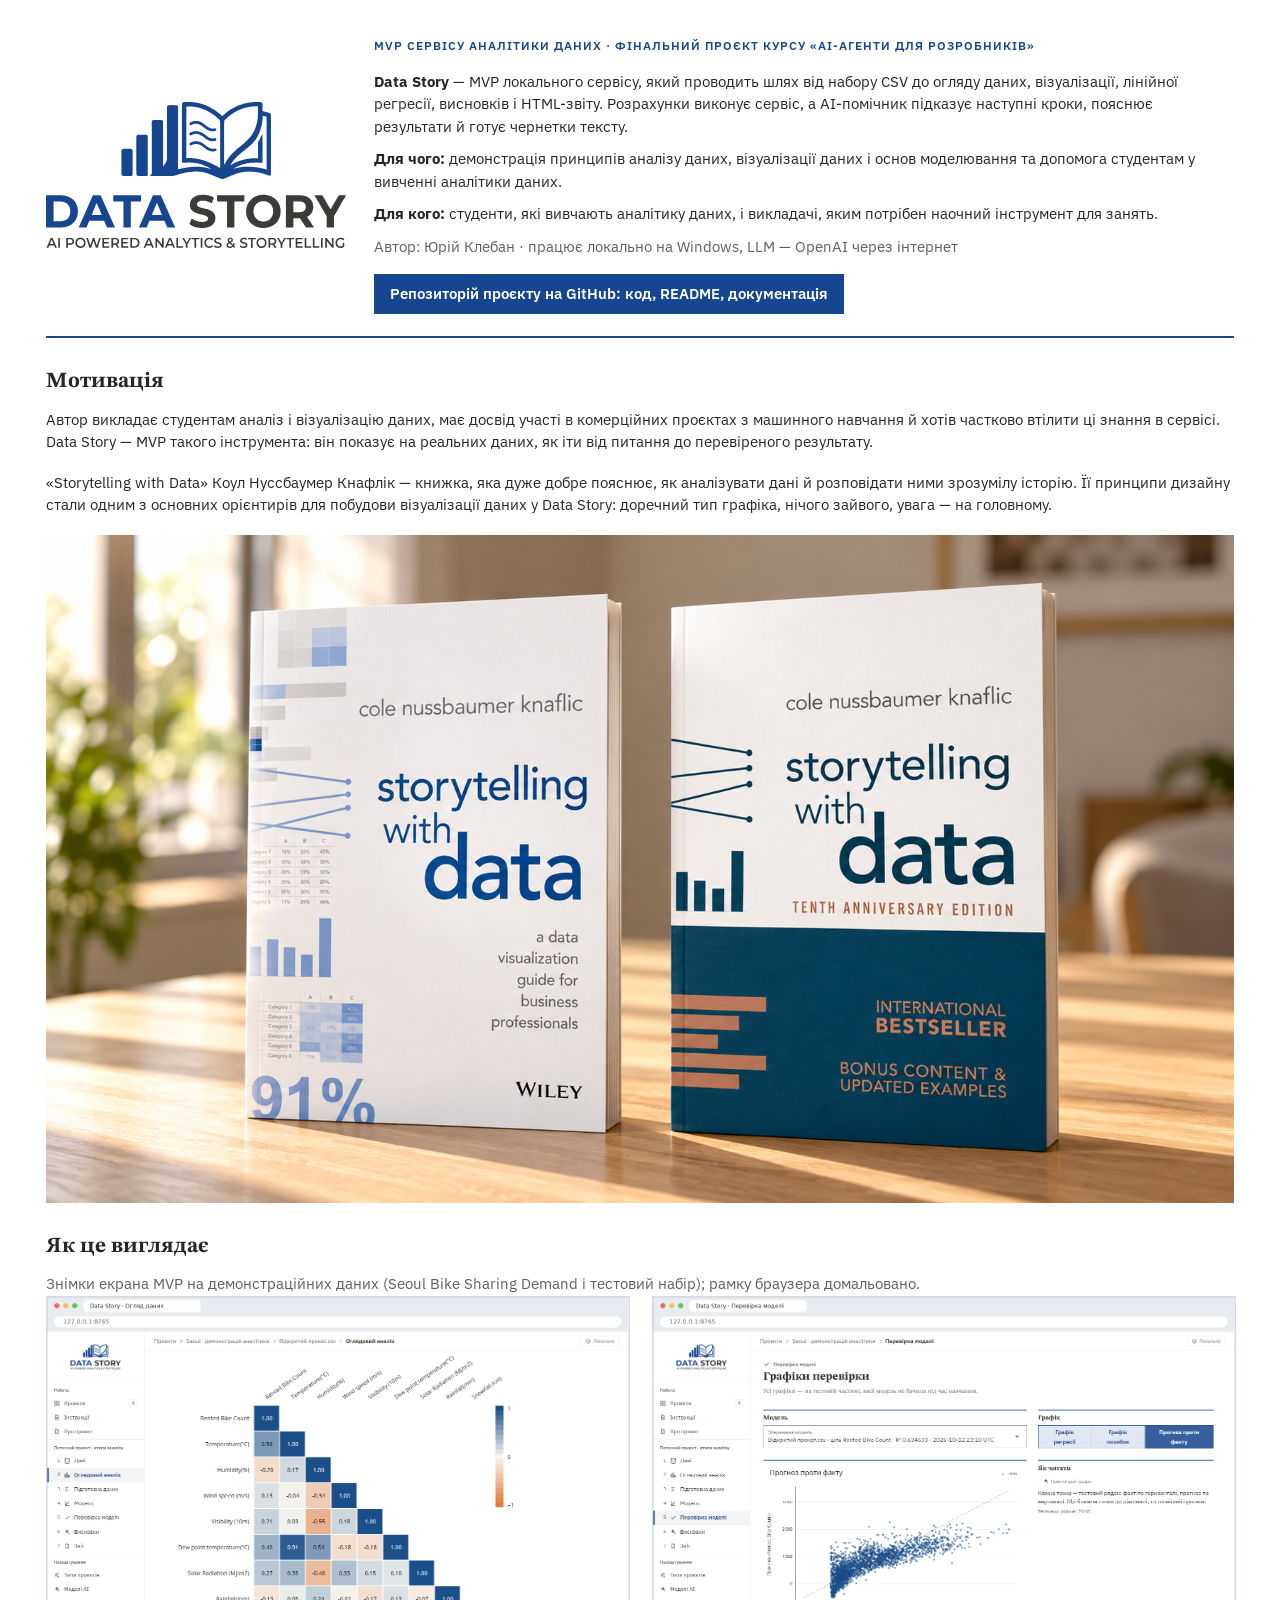
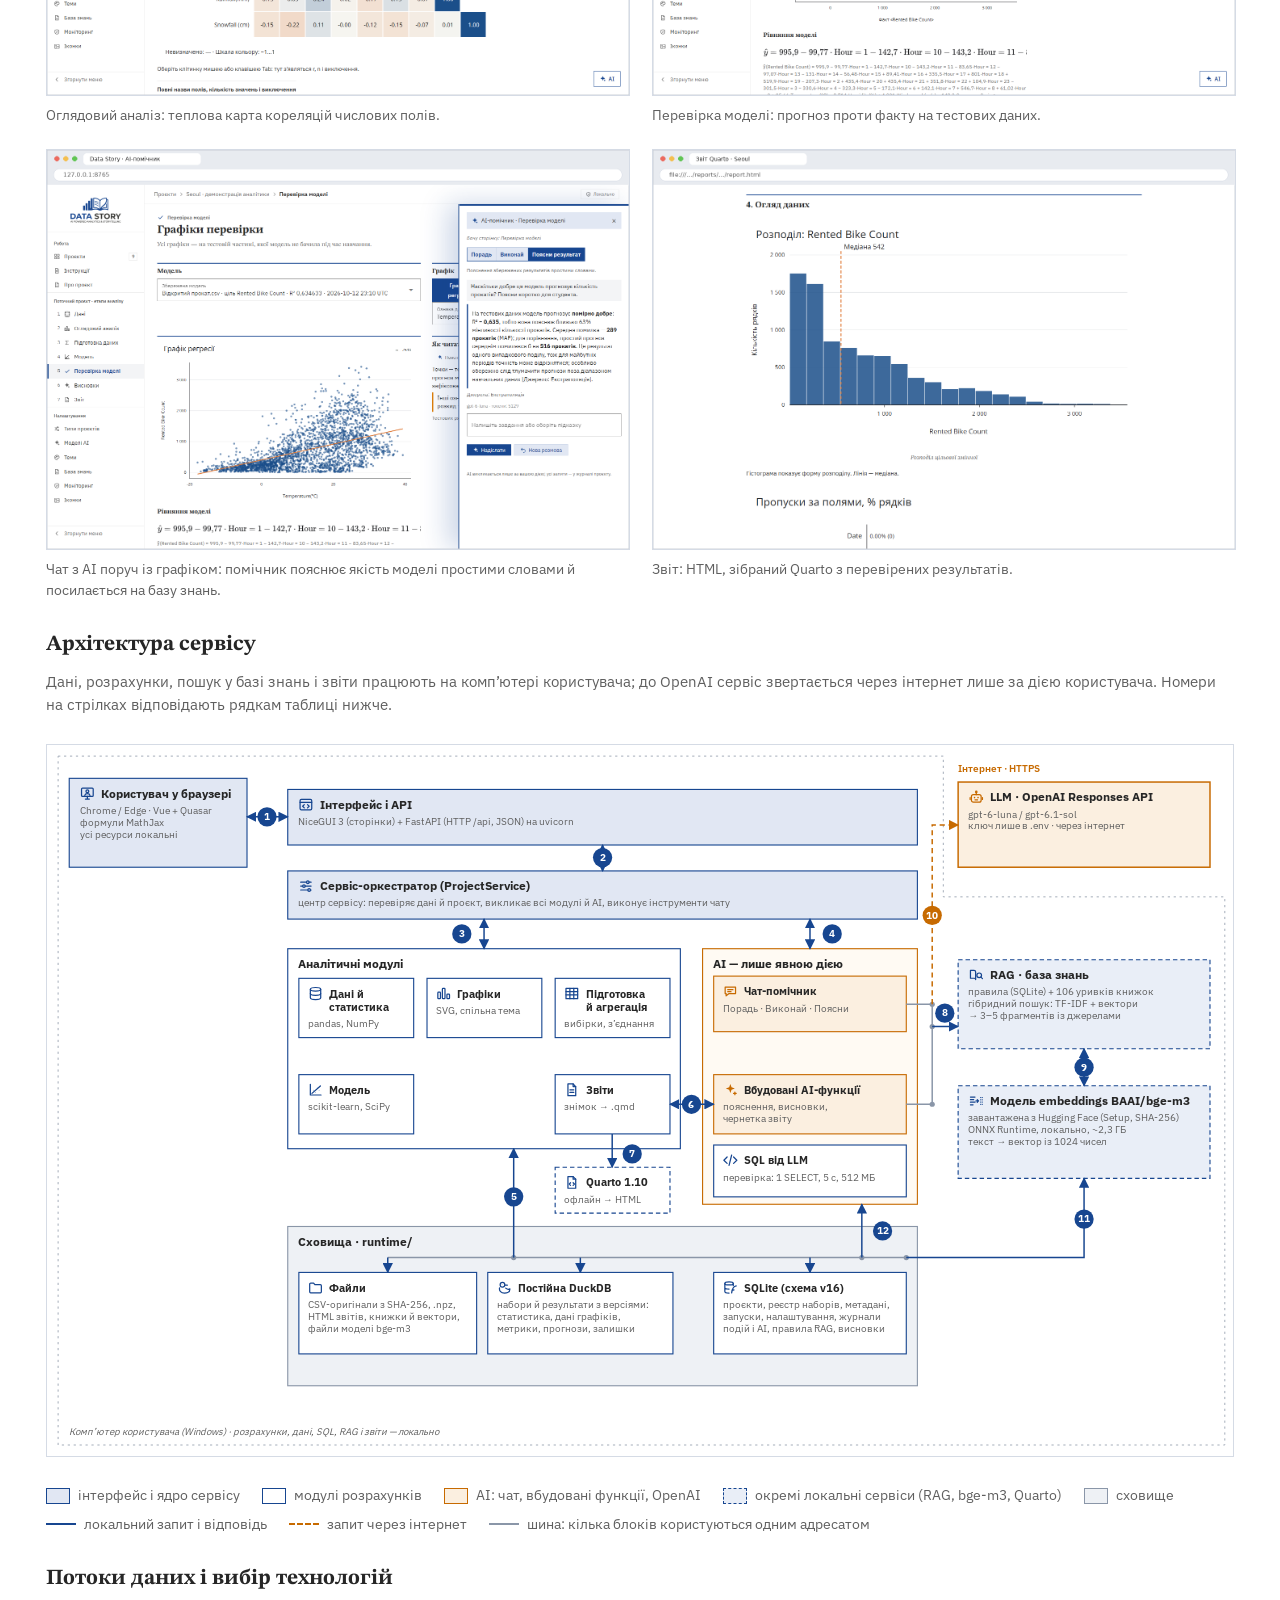
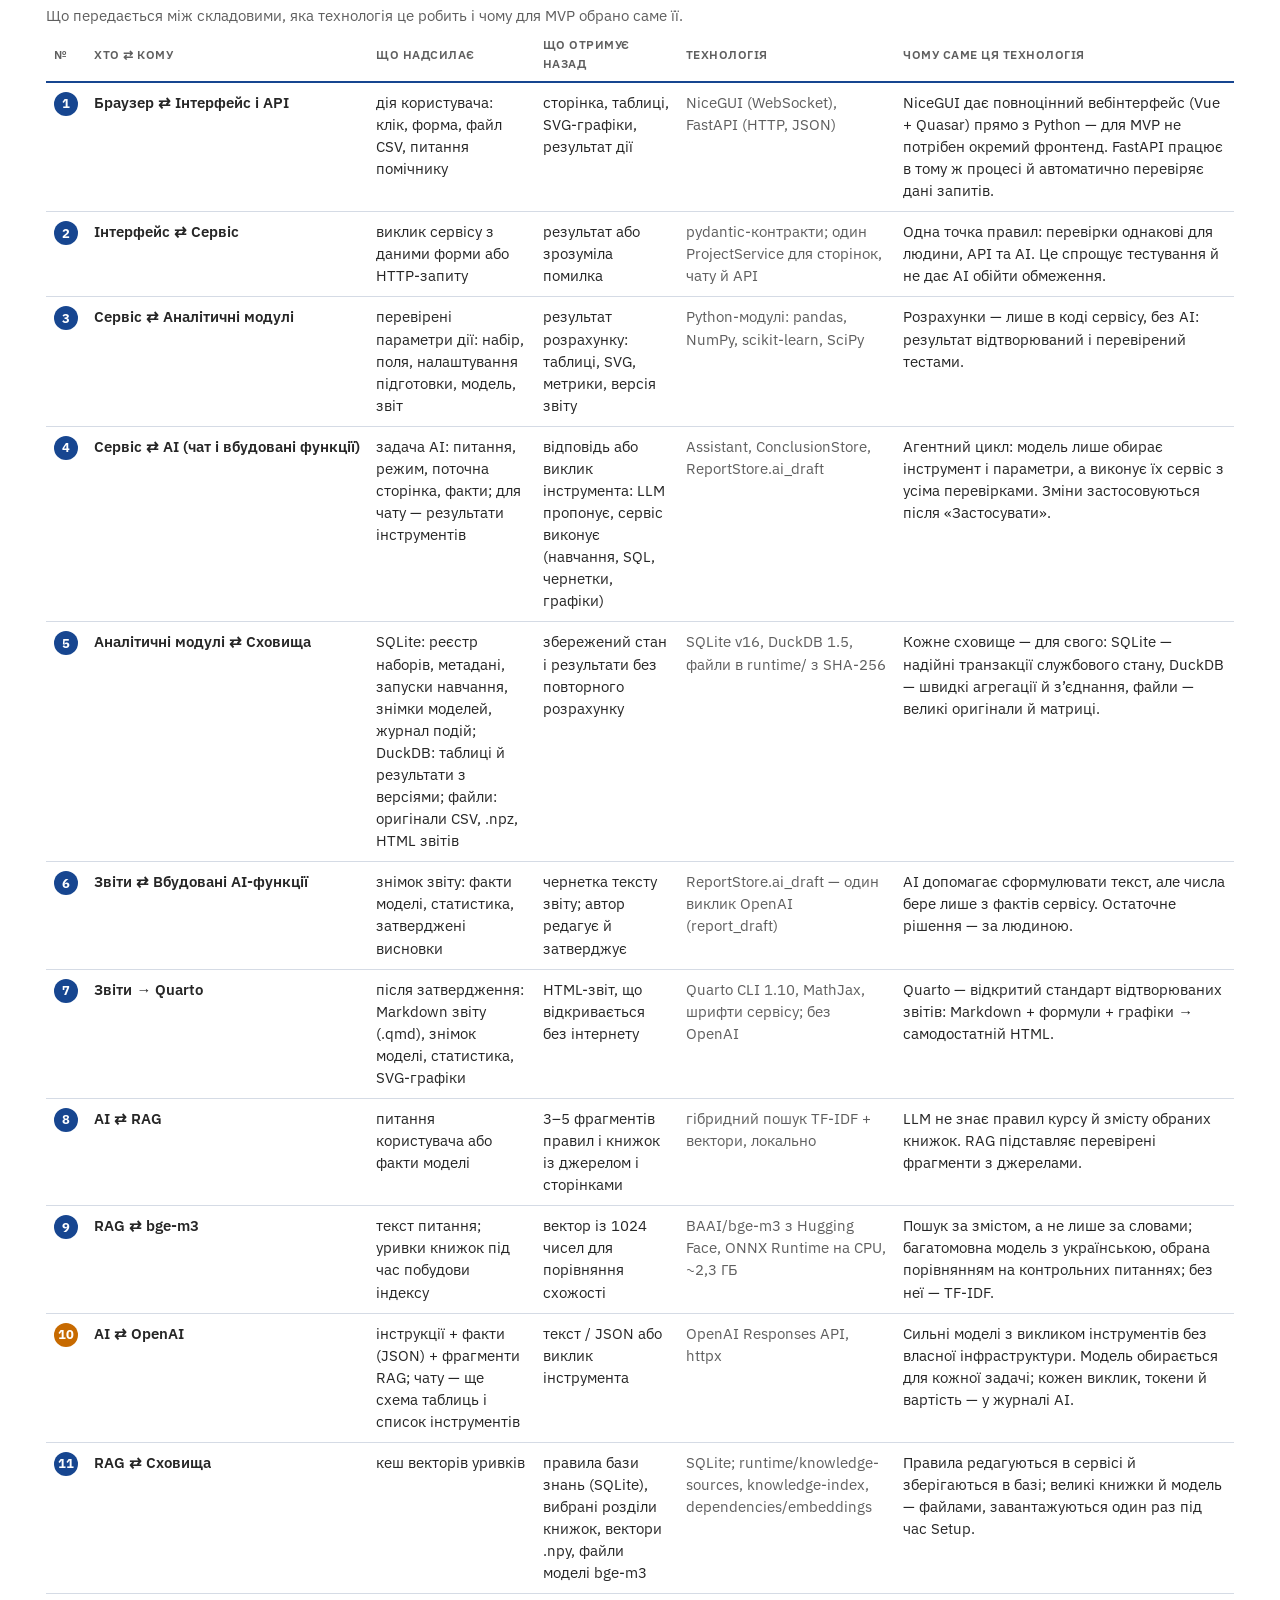
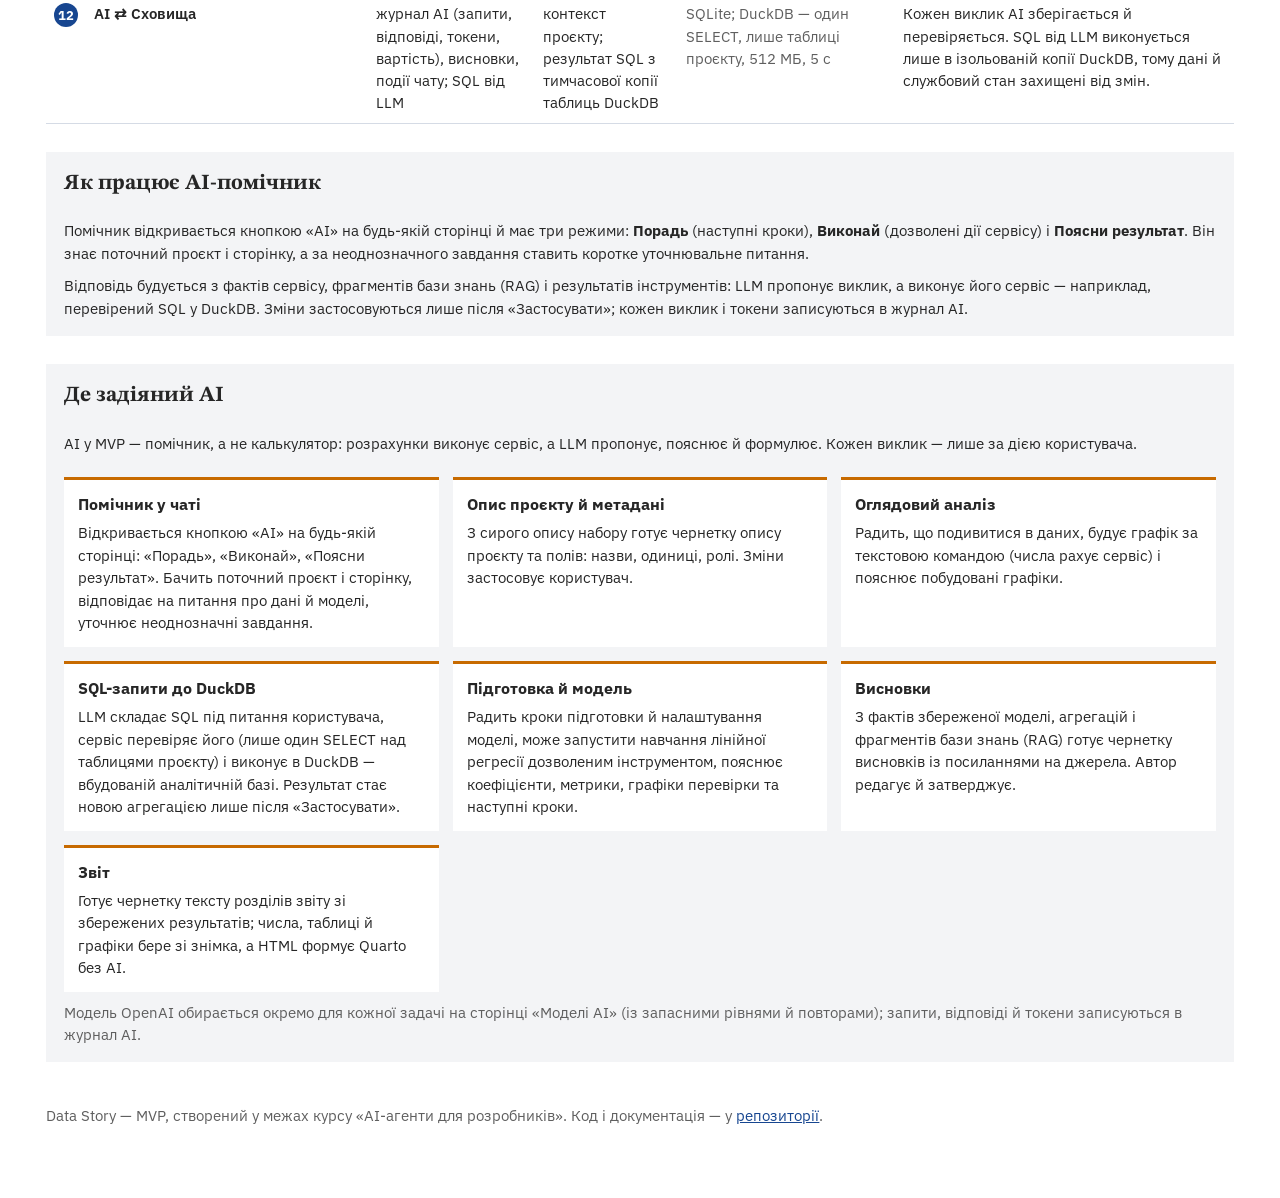
<file: deliverables/architecture/draft-135/architecture.html>
<!doctype html>
<html lang="uk">
<meta charset="utf-8">
<meta name="viewport" content="width=device-width, initial-scale=1">
<title>Data Story — про проєкт</title>
<meta name="description" content="Data Story — MVP сервісу аналітики даних для навчання: аналіз, візуалізація, основи моделювання й AI-помічник.">
<style>
@font-face { font-family:'IBM Plex Sans'; src:url('../../../src/data_story/assets/fonts/plex/ibm-plex-sans-regular.woff2') format('woff2'); font-weight:400; }
@font-face { font-family:'IBM Plex Sans'; src:url('../../../src/data_story/assets/fonts/plex/ibm-plex-sans-600.woff2') format('woff2'); font-weight:600; }
@font-face { font-family:'IBM Plex Sans'; src:url('../../../src/data_story/assets/fonts/plex/ibm-plex-sans-700.woff2') format('woff2'); font-weight:700; }
@font-face { font-family:'STIX Two Text'; src:url('../../../src/data_story/assets/fonts/stix/stix-two-text-600.woff2') format('woff2'); font-weight:600; }
@font-face { font-family:'STIX Two Text'; src:url('../../../src/data_story/assets/fonts/stix/stix-two-text-700.woff2') format('woff2'); font-weight:700; }
/* Layout: motivation, one diagram (slide-ready), the flow table, two worked requests and principles. Single light look by choice (a printed slide), colours set explicitly. */
:root {
  --paper:#ffffff; --ink:#262626; --ink2:#5f5f5f; --rule:#d5dbe5; --shade:#f3f4f6;
  --primary:#174690; --band:#e1e7f3; --ai:#c76a00; --aiband:#fbefe0; --store:#eef1f5;
  --sans:'IBM Plex Sans', 'Segoe UI', Arial, sans-serif; --serif:'STIX Two Text', Georgia, 'Times New Roman', serif;
  color-scheme: light;
}
html, body { background:var(--paper); color:var(--ink); }
body { font-family:var(--sans); font-size:15px; line-height:1.5; padding-inline:clamp(16px,3vw,40px); padding-block:28px 48px; }
main { max-width:1320px; margin:0 auto; display:flex; flex-direction:column; gap:28px; }
header { display:flex; flex-direction:column; gap:6px; border-bottom:2px solid var(--primary); padding-bottom:14px; }
.kicker { font-size:.78rem; letter-spacing:.08em; text-transform:uppercase; color:var(--primary); font-weight:600; }
h1 { font-family:var(--serif); font-size:clamp(1.7rem,3.2vw,2.4rem); line-height:1.15; margin:0; text-wrap:balance; }
h2 { font-family:var(--serif); font-size:1.35rem; margin:0 0 10px; }
.lead { color:var(--ink2); margin:0; }
.motivation p { margin:0 0 18px; }
.motivation img { display:block; width:100%; height:auto; }
.figure { overflow-x:auto; border:1px solid var(--rule); background:var(--paper); }
.figure svg { display:block; width:100%; min-width:900px; height:auto; }
.legend { display:flex; flex-wrap:wrap; gap:8px 22px; font-size:.86rem; color:var(--ink2); }
.legend span { display:inline-flex; align-items:center; gap:8px; }
.sw { width:22px; height:14px; border:1.5px solid var(--primary); background:var(--band); display:inline-block; }
.sw.c { background:#fff; } .sw.s { background:var(--store); border-color:#8a96a8; } .sw.r { background:#e9eef7; border-style:dashed; }
.sw.l { background:var(--aiband); border-color:var(--ai); }
.ln-s { width:30px; border-top:2px solid var(--primary); display:inline-block; } .ln-b { width:30px; border-top:2px solid #8a96a8; display:inline-block; } .ln-a { width:30px; border-top:2px dashed var(--ai); display:inline-block; }
/* svg */
svg text { font-family:var(--sans); fill:var(--ink); }
.b { fill:#fff; stroke:var(--primary); stroke-width:1.5; }
.b.user { fill:var(--band); } .b.core { fill:var(--band); } .b.mod { fill:#fff; } .b.modai { fill:var(--aiband); stroke:var(--ai); }
.b.store { fill:var(--store); stroke:#8a96a8; } .b.rag { fill:#e9eef7; stroke-dasharray:6 4; } .b.rep { fill:#fff; stroke-dasharray:6 4; }
.b.llm { fill:var(--aiband); stroke:var(--ai); stroke-width:2; }
.b.grp { fill:#fff; stroke-dasharray:none; } .b.grp.ai { fill:#fffaf3; stroke:var(--ai); } .b.grp2 { fill:var(--store); }
.bt { font-size:16px; font-weight:700; } .btm { font-size:14.5px; font-weight:700; } .blm { font-size:12px; fill:var(--ink2) !important; } .bl { font-size:13px; fill:var(--ink2) !important; }
.srv { fill:none; stroke:var(--primary); stroke-width:2.5; }
.srvl { font-size:14px; font-weight:600; fill:var(--primary) !important; }
.zone { fill:none; stroke:#9aa4b2; stroke-width:1.2; stroke-dasharray:3 5; }
.zl { font-size:13px; fill:var(--ink2) !important; font-style:italic; } .zlo { font-size:13px; font-weight:600; fill:var(--ai) !important; }
.ln { fill:none; stroke:var(--primary); stroke-width:2; } .ln.ai { stroke:var(--ai); stroke-dasharray:7 5; }
.bus2 { fill:none; stroke:#8a96a8; stroke-width:2; } .bus2.ai { stroke:var(--ai); } .jn { fill:#8a96a8; }
.ic { fill:none; stroke:var(--primary); stroke-width:1.9; stroke-linecap:round; stroke-linejoin:round; } .ic [fill="black"] { fill:var(--primary); stroke:none; }
.ic.o { stroke:var(--ai); } .ic.o [fill="black"] { fill:var(--ai); }
.bus { fill:none; stroke:#8a96a8; stroke-width:1.5; }
.busl { font-size:12px; fill:var(--ink2) !important; font-style:italic; }
.mh { fill:var(--primary); } .mho { fill:var(--ai); }
.bd { fill:var(--primary); } .bdo { fill:var(--ai); }
.bn { font-size:13px; font-weight:700; fill:#fff !important; text-anchor:middle; }
/* table */
.tablewrap { overflow-x:auto; }
table { border-collapse:collapse; width:100%; min-width:760px; font-size:.92rem; }
th { text-align:left; font-size:.78rem; letter-spacing:.04em; text-transform:uppercase; color:var(--ink2); font-weight:600; padding:8px; border-bottom:2px solid var(--primary); }
td { padding:9px 8px; border-bottom:1px solid var(--rule); vertical-align:top; }
td.who { font-weight:600; white-space:nowrap; } td.tech { color:var(--ink2); }
.nb { display:inline-grid; place-items:center; min-width:24px; height:24px; border-radius:50%; background:var(--primary); color:#fff; font-weight:700; font-size:.8rem; }
.nb.o { background:var(--ai); }
.cols2 { display:grid; grid-template-columns:repeat(2,minmax(0,1fr)); gap:32px; }
ol.path { list-style:none; padding:0; margin:0; display:flex; flex-direction:column; gap:10px; }
ol.path li { display:grid; grid-template-columns:56px minmax(0,1fr); gap:10px; align-items:baseline; }
.sn { font-weight:700; color:var(--primary); font-variant-numeric:tabular-nums; }
.facts { display:flex; flex-direction:column; gap:10px; background:var(--shade); padding:16px 18px; }
.facts p { margin:0; }
@media (max-width:820px) { .cols2 { grid-template-columns:1fr; } }
.hero { display:grid; grid-template-columns:minmax(200px,300px) 1fr; gap:28px; align-items:center; border-bottom:2px solid var(--primary); padding-bottom:22px; }
.hero img { width:100%; height:auto; }
.sr-only { position:absolute; width:1px; height:1px; overflow:hidden; clip:rect(0 0 0 0); white-space:nowrap; }
.hero p { margin:0 0 10px; }
.hero .kicker { display:block; margin-bottom:16px; }
.ai-uses { display:grid; grid-template-columns:repeat(auto-fit,minmax(min(100%,300px),1fr)); gap:14px; margin-top:12px; }
.ai-use { border-top:3px solid var(--ai); background:#fff; padding:12px 14px; }
.ai-use h3 { margin:0 0 6px; font-size:1rem; }
.ai-use p { margin:0; font-size:.94rem; }
.hero ul { margin:0 0 12px; padding-left:20px; }
.meta { font-size:.92rem; color:var(--ink2); }
.btn { display:inline-block; margin-top:6px; padding:9px 16px; background:var(--primary); color:#fff; text-decoration:none; font-weight:600; }
.btn:hover, .btn:focus-visible { background:#0f3470; }
a { color:var(--primary); }
.shots { display:grid; grid-template-columns:repeat(2,minmax(0,1fr)); gap:24px; }
.shots figure { margin:0; display:flex; flex-direction:column; gap:8px; }
.shots img { width:100%; height:auto; border:1px solid var(--rule); }
.shots figcaption { font-size:.9rem; color:var(--ink2); }
td.why { min-width:280px; }
@media (max-width:820px) { .shots { grid-template-columns:1fr; } }
@media (max-width:720px) { .hero { grid-template-columns:1fr; } .hero img { max-width:240px; } }
</style>
<main>
<section class="hero" aria-labelledby="about-title">
  <img src="../../../src/data_story/assets/logo/logo-panel.svg" width="300" height="146" alt="Логотип Data Story">
  <div>
    <span class="kicker">MVP сервісу аналітики даних · фінальний проєкт курсу «AI-агенти для розробників»</span>
    <h1 id="about-title" class="sr-only">Data Story</h1>
    <p><b>Data Story</b> — MVP локального сервісу, який проводить шлях від набору CSV до огляду даних, візуалізації, лінійної регресії, висновків і HTML-звіту. Розрахунки виконує сервіс, а AI-помічник підказує наступні кроки, пояснює результати й готує чернетки тексту.</p>
    <p><b>Для чого:</b> демонстрація принципів аналізу даних, візуалізації даних і основ моделювання та допомога студентам у вивченні аналітики даних.</p>
    <p><b>Для кого:</b> студенти, які вивчають аналітику даних, і викладачі, яким потрібен наочний інструмент для занять.</p>
    <p class="meta">Автор: Юрій Клебан · працює локально на Windows, LLM — OpenAI через інтернет</p>
    <a class="btn" href="https://github.com/kleban/ai-course-final-project">Репозиторій проєкту на GitHub: код, README, документація</a>
  </div>
</section>
<section class="motivation" aria-labelledby="motivation-title">
  <h2 id="motivation-title">Мотивація</h2>
  <p>Автор викладає студентам аналіз і візуалізацію даних, має досвід участі в комерційних проєктах з машинного навчання й хотів частково втілити ці знання в сервісі. Data Story — MVP такого інструмента: він показує на реальних даних, як іти від питання до перевіреного результату.</p>
  <p>«Storytelling with Data» Коул Нуссбаумер Кнафлік — книжка, яка дуже добре пояснює, як аналізувати дані й розповідати ними зрозумілу історію. Її принципи дизайну стали одним з основних орієнтирів для побудови візуалізації даних у Data Story: доречний тип графіка, нічого зайвого, увага — на головному.</p>
  <img src="../../presentation-assets/storytelling-two-editions.png" width="1672" height="941" alt="Старе та ювілейне видання Storytelling with Data стоять поруч на дерев’яному столі в сонячному світлі">
</section>
<section aria-labelledby="shots-title">
  <h2 id="shots-title">Як це виглядає</h2>
  <p class="lead">Знімки екрана MVP на демонстраційних даних (Seoul Bike Sharing Demand і тестовий набір); рамку браузера домальовано.</p>
  <div class="shots">
    <figure><img src="../screens/heatmap.png" width="1442" height="987" loading="lazy" alt="Оглядовий аналіз у вікні браузера: теплова карта кореляцій дев’яти числових полів Seoul у синьо-помаранчевій шкалі"><figcaption>Оглядовий аналіз: теплова карта кореляцій числових полів.</figcaption></figure>
    <figure><img src="../screens/prediction.png" width="1442" height="987" loading="lazy" alt="Перевірка моделі у вікні браузера: діаграма «прогноз проти факту» на тестовій частині з поясненням, як її читати"><figcaption>Перевірка моделі: прогноз проти факту на тестових даних.</figcaption></figure>
    <figure><img src="../screens/chat-model.png" width="1442" height="987" loading="lazy" alt="AI-помічник у вікні браузера поруч із графіком регресії: студентське питання про якість моделі й відповідь з R², MAE, порівнянням із простим прогнозом і посиланням на джерело"><figcaption>Чат з AI поруч із графіком: помічник пояснює якість моделі простими словами й посилається на базу знань.</figcaption></figure>
    <figure><img src="../screens/report.png" width="1442" height="987" loading="lazy" alt="HTML-звіт Quarto у вікні браузера: гістограма розподілу кількості прокатів із медіаною"><figcaption>Звіт: HTML, зібраний Quarto з перевірених результатів.</figcaption></figure>
  </div>
</section>
<section aria-labelledby="arch-title">
  <h2 id="arch-title">Архітектура сервісу</h2>
  <p class="lead">Дані, розрахунки, пошук у базі знань і звіти працюють на комп’ютері користувача; до OpenAI сервіс звертається через інтернет лише за дією користувача. Номери на стрілках відповідають рядкам таблиці нижче.</p>
</section>
<div class="figure"><svg viewBox="0 0 1600 960" role="img" aria-labelledby="t d" xmlns="http://www.w3.org/2000/svg">
<title id="t">Архітектура Data Story</title>
<desc id="d">Чернетка 135. Браузер → інтерфейс → сервіс-оркестратор. Аналітичні модулі через шину даних пишуть і читають DuckDB та файли; сервіс веде службовий стан у SQLite. Звіти отримують чернетку від вбудованих AI-функцій і після затвердження передаються в Quarto. Чат і вбудовані AI-функції через спільну шину звертаються до RAG (з моделлю bge-m3, файли якої лежать локально), до OpenAI через інтернет і через сервіс до SQLite (контекст, журнал AI, чернетки); SQL від LLM виконується в DuckDB після перевірки. Стрілки 1–12 — потоки даних.</desc>
<defs>
<marker id="ae" viewBox="0 0 10 10" refX="9" refY="5" markerWidth="7" markerHeight="7" orient="auto"><path d="M0 0 L10 5 L0 10 z" class="mh"/></marker>
<marker id="as" viewBox="0 0 10 10" refX="1" refY="5" markerWidth="7" markerHeight="7" orient="auto"><path d="M10 0 L0 5 L10 10 z" class="mh"/></marker>
<marker id="aeo" viewBox="0 0 10 10" refX="9" refY="5" markerWidth="7" markerHeight="7" orient="auto"><path d="M0 0 L10 5 L0 10 z" class="mho"/></marker>
<marker id="aso" viewBox="0 0 10 10" refX="1" refY="5" markerWidth="7" markerHeight="7" orient="auto"><path d="M10 0 L0 5 L10 10 z" class="mho"/></marker>
</defs>
<path class="zone" d="M15 15 H1210 V205 H1590 V945 H15 Z"/><text class="zl" x="30" y="932">Комп’ютер користувача (Windows) · розрахунки, дані, SQL, RAG і звіти — локально</text><text class="zlo" x="1230" y="36">Інтернет · HTTPS</text><rect class="b user" x="30" y="45" width="240" height="120"/><g class="ic" transform="translate(44 55) scale(.875)"><rect x="3" y="3.5" width="18" height="13" rx="1.5"/><circle cx="12" cy="8.5" r="2.2"/><path d="M8 15c.4-2 2-3 4-3s3.6 1 4 3M9 20.5h6M12 16.5v4"/></g><text class="bt" x="73" y="71">Користувач у браузері</text><text class="bl" x="44" y="93">Chrome / Edge · Vue + Quasar</text><text class="bl" x="44" y="109">формули MathJax</text><text class="bl" x="44" y="125">усі ресурси локальні</text><rect class="b core" x="325" y="60" width="850" height="75"/><g class="ic" transform="translate(339 70) scale(.875)"><rect x="3" y="4" width="18" height="16" rx="2"/><path d="M3 8.5h18M9.5 12l-2.5 2.5 2.5 2.5M14.5 12l2.5 2.5-2.5 2.5"/></g><text class="bt" x="368" y="86">Інтерфейс і API</text><text class="bl" x="339" y="108">NiceGUI 3 (сторінки) + FastAPI (HTTP /api, JSON) на uvicorn</text><rect class="b core" x="325" y="170" width="850" height="65"/><g class="ic" transform="translate(339 180) scale(.875)"><path d="M4 6h9M17 6h3M4 12h3M11 12h9M4 18h11M19 18h1"/><circle cx="15" cy="6" r="2"/><circle cx="9" cy="12" r="2"/><circle cx="17" cy="18" r="2"/></g><text class="bt" x="368" y="196">Сервіс-оркестратор (ProjectService)</text><text class="bl" x="339" y="218">центр сервісу: перевіряє дані й проєкт, викликає всі модулі й AI, виконує інструменти чату</text><rect class="b grp" x="325" y="275" width="530" height="270"/><text class="bt" x="339" y="301">Аналітичні модулі</text><rect class="b mod" x="340" y="315" width="155" height="80"/><g class="ic" transform="translate(352 325) scale(.875)"><ellipse cx="12" cy="5.5" rx="8" ry="2.8"/><path d="M4 5.5v13c0 1.5 3.6 2.8 8 2.8s8-1.3 8-2.8v-13"/><path d="M4 12c0 1.5 3.6 2.8 8 2.8s8-1.3 8-2.8"/></g><text class="btm" x="381" y="341">Дані й</text><text class="btm" x="381" y="359">статистика</text><text class="bl" x="352" y="381">pandas, NumPy</text><rect class="b mod" x="513" y="315" width="155" height="80"/><g class="ic" transform="translate(525 325) scale(.875)"><rect x="3" y="10" width="4" height="10" rx="1"/><rect x="10" y="4" width="4" height="16" rx="1"/><rect x="17" y="13" width="4" height="7" rx="1"/></g><text class="btm" x="554" y="341">Графіки</text><text class="bl" x="525" y="363">SVG, спільна тема</text><rect class="b mod" x="686" y="315" width="155" height="80"/><g class="ic" transform="translate(698 325) scale(.875)"><rect x="3" y="4" width="18" height="16"/><path d="M3 9h18M3 14h18M9 4v16M15 4v16"/></g><text class="btm" x="727" y="341">Підготовка</text><text class="btm" x="727" y="359">й агрегація</text><text class="bl" x="698" y="381">вибірки, з’єднання</text><rect class="b mod" x="340" y="445" width="155" height="80"/><g class="ic" transform="translate(352 455) scale(.875)"><path d="M4 3.5V20h16.5"/><path d="M6.5 17.5L19.5 6"/><circle cx="8.5" cy="12.5" r=".55" fill="black"/><circle cx="11.5" cy="16" r=".55" fill="black"/><circle cx="14.5" cy="9" r=".55" fill="black"/><circle cx="17.5" cy="12.5" r=".55" fill="black"/></g><text class="btm" x="381" y="471">Модель</text><text class="bl" x="352" y="493">scikit-learn, SciPy</text><rect class="b mod" x="686" y="445" width="155" height="80"/><g class="ic" transform="translate(698 455) scale(.875)"><path d="M6 3h8l4 4v14H6z"/><path d="M14 3v4h4M9 12h6M9 16h6"/></g><text class="btm" x="727" y="471">Звіти</text><text class="bl" x="698" y="493">знімок → .qmd</text><rect class="b grp ai" x="885" y="275" width="290" height="345"/><text class="bt" x="899" y="301">AI — лише явною дією</text><rect class="b mod modai" x="900" y="312" width="260" height="75"/><g class="ic o" transform="translate(912 322) scale(.875)"><path d="M4 5.5h16v10H10l-4.5 3.5v-3.5H4z"/><path d="M8 9.5h8M8 12.5h5"/></g><text class="btm" x="941" y="338">Чат-помічник</text><text class="bl" x="912" y="360">Порадь · Виконай · Поясни</text><rect class="b mod modai" x="900" y="445" width="260" height="80"/><g class="ic o" transform="translate(912 455) scale(.875)"><path d="M12 3l1.8 5.2L19 10l-5.2 1.8L12 17l-1.8-5.2L5 10l5.2-1.8z" fill="black"/><path d="M19 15.5v4M17 17.5h4"/></g><text class="btm" x="941" y="471">Вбудовані AI-функції</text><text class="bl" x="912" y="493">пояснення, висновки,</text><text class="bl" x="912" y="509">чернетка звіту</text><rect class="b mod" x="900" y="540" width="260" height="70"/><g class="ic" transform="translate(912 550) scale(.875)"><path d="M7 7l-5 5 5 5M17 7l5 5-5 5M14 4l-4 16"/></g><text class="btm" x="941" y="566">SQL від LLM</text><text class="bl" x="912" y="588">перевірка: 1 SELECT, 5 с, 512 МБ</text><rect class="b rep" x="686" y="570" width="155" height="62"/><g class="ic" transform="translate(698 580) scale(.875)"><path d="M6 3h8l4 4v14H6z"/><path d="M14 3v4h4M10 12.5l-2 2 2 2M14 12.5l2 2-2 2"/></g><text class="btm" x="727" y="596">Quarto 1.10</text><text class="bl" x="698" y="618">офлайн → HTML</text><rect class="b store grp2" x="325" y="650" width="850" height="215"/><text class="bt" x="339" y="676">Сховища · runtime/</text><rect class="b" x="340" y="712" width="240" height="110"/><g class="ic" transform="translate(352 722) scale(.875)"><path d="M3 6.5A1.5 1.5 0 0 1 4.5 5H9l2 2.5h8.5A1.5 1.5 0 0 1 21 9v9.5a1.5 1.5 0 0 1-1.5 1.5h-15A1.5 1.5 0 0 1 3 18.5z"/></g><text class="btm" x="381" y="738">Файли</text><text class="bl" x="352" y="760">CSV-оригінали з SHA-256, .npz,</text><text class="bl" x="352" y="776">HTML звітів, книжки й вектори,</text><text class="bl" x="352" y="792">файли моделі bge-m3</text><rect class="b" x="595" y="712" width="250" height="110"/><g class="ic" transform="translate(607 722) scale(.875)"><circle cx="9" cy="7.5" r="3.6"/><path d="M12.4 8.3h4.1"/><circle cx="8.4" cy="6.8" r=".5" fill="black"/><path d="M4.5 12.5c-1 4.5 2.5 8 7.5 8s8.5-2.5 8.5-6.5c-2.2 1.2-4.5.6-6.5-1.2"/></g><text class="btm" x="636" y="738">Постійна DuckDB</text><text class="bl" x="607" y="760">набори й результати з версіями:</text><text class="bl" x="607" y="776">статистика, дані графіків,</text><text class="bl" x="607" y="792">метрики, прогнози, залишки</text><rect class="b" x="900" y="712" width="260" height="110"/><g class="ic" transform="translate(912 722) scale(.875)"><ellipse cx="10" cy="5.5" rx="6.5" ry="2.4"/><path d="M3.5 5.5v12.5c0 1.3 2.9 2.4 6.5 2.4M16.5 5.5v3.5M3.5 11.8c0 1.3 2.9 2.4 6.5 2.4"/><path d="M21 9.5c-3.5.5-6 3.5-7 10.5M14.6 16.5l3-1"/></g><text class="btm" x="941" y="738">SQLite (схема v16)</text><text class="bl" x="912" y="760">проєкти, реєстр наборів, метадані,</text><text class="bl" x="912" y="776">запуски, налаштування, журнали</text><text class="bl" x="912" y="792">подій і AI, правила RAG, висновки</text><rect class="b llm" x="1230" y="50" width="340" height="115"/><g class="ic o" transform="translate(1244 60) scale(.875)"><rect x="4.5" y="8" width="15" height="11.5" rx="3"/><path d="M12 8V4.8M10 16h4M2.5 12.5v3M21.5 12.5v3"/><circle cx="12" cy="3.8" r="1.1"/><circle cx="9.3" cy="12.6" r="1.2" fill="black"/><circle cx="14.7" cy="12.6" r="1.2" fill="black"/></g><text class="bt" x="1273" y="76">LLM · OpenAI Responses API</text><text class="bl" x="1244" y="98">gpt-6-luna / gpt-6.1-sol</text><text class="bl" x="1244" y="114">ключ лише в .env · через інтернет</text><rect class="b rag" x="1230" y="290" width="340" height="120"/><g class="ic" transform="translate(1244 300) scale(.875)"><path d="M3 5h5.5A2.5 2.5 0 0 1 11 7.5V19a2 2 0 0 0-2-2H3z"/><circle cx="16.5" cy="12.5" r="3.6"/><path d="M19.2 15.2l2.3 2.3"/></g><text class="bt" x="1273" y="316">RAG · база знань</text><text class="bl" x="1244" y="338">правила (SQLite) + 106 уривків книжок</text><text class="bl" x="1244" y="354">гібридний пошук: TF-IDF + вектори</text><text class="bl" x="1244" y="370">→ 3–5 фрагментів із джерелами</text><rect class="b rag" x="1230" y="460" width="340" height="125"/><g class="ic" transform="translate(1244 470) scale(.875)"><path d="M3 6h7M3 10h5M3 14h7M3 18h4M11.5 12h3.5M13.5 10l2 2-2 2"/><rect x="18" y="6" width="1.6" height="1.6" fill="black"/><rect x="18" y="9.5" width="1.6" height="1.6" fill="black"/><rect x="18" y="13" width="1.6" height="1.6" fill="black"/><rect x="18" y="16.5" width="1.6" height="1.6" fill="black"/><rect x="20.4" y="6" width="1.6" height="1.6" fill="black"/><rect x="20.4" y="9.5" width="1.6" height="1.6" fill="black"/><rect x="20.4" y="13" width="1.6" height="1.6" fill="black"/><rect x="20.4" y="16.5" width="1.6" height="1.6" fill="black"/></g><text class="bt" x="1273" y="486">Модель embeddings BAAI/bge-m3</text><text class="bl" x="1244" y="508">завантажена з Hugging Face (Setup, SHA-256)</text><text class="bl" x="1244" y="524">ONNX Runtime, локально, ~2,3 ГБ</text><text class="bl" x="1244" y="540">текст → вектор із 1024 чисел</text><path class="ln" d="M270 97 H325" marker-start="url(#as)" marker-end="url(#ae)"/><circle class="bd" cx="297" cy="97" r="13"/><text class="bn" x="297" y="101.5">1</text><path class="ln" d="M750 135 V170" marker-start="url(#as)" marker-end="url(#ae)"/><circle class="bd" cx="750" cy="152" r="13"/><text class="bn" x="750" y="156.5">2</text><path class="ln" d="M590 235 V275" marker-start="url(#as)" marker-end="url(#ae)"/><circle class="bd" cx="560" cy="255" r="13"/><text class="bn" x="560" y="259.5">3</text><path class="ln" d="M1030 235 V275" marker-start="url(#as)" marker-end="url(#ae)"/><circle class="bd" cx="1060" cy="255" r="13"/><text class="bn" x="1060" y="259.5">4</text><path class="bus2" d="M460 692 H1160"/><circle class="jn" cx="630" cy="692" r="3.5"/><circle class="jn" cx="1100" cy="692" r="3.5"/><circle class="jn" cx="1160" cy="692" r="3.5"/><path class="ln" d="M460 692 V712" marker-end="url(#ae)"/><path class="ln" d="M720 692 V712" marker-end="url(#ae)"/><path class="ln" d="M1030 692 V712" marker-end="url(#ae)"/><path class="ln" d="M630 545 V692" marker-start="url(#as)"/><circle class="bd" cx="630" cy="610" r="13"/><text class="bn" x="630" y="614.5">5</text><path class="ln" d="M841 485 H900" marker-start="url(#as)" marker-end="url(#ae)"/><circle class="bd" cx="870" cy="485" r="13"/><text class="bn" x="870" y="489.5">6</text><path class="ln" d="M763 525 V570" marker-end="url(#ae)"/><circle class="bd" cx="790" cy="552" r="13"/><text class="bn" x="790" y="556.5">7</text><path class="bus2" d="M1160 350 H1195 V485 M1160 485 H1195"/><circle class="jn" cx="1195" cy="350" r="3.5"/><circle class="jn" cx="1195" cy="380" r="3.5"/><circle class="jn" cx="1195" cy="485" r="3.5"/><path class="ln" d="M1195 380 H1230" marker-end="url(#ae)"/><circle class="bd" cx="1212" cy="362" r="13"/><text class="bn" x="1212" y="366.5">8</text><path class="ln" d="M1400 410 V460" marker-start="url(#as)" marker-end="url(#ae)"/><circle class="bd" cx="1400" cy="435" r="13"/><text class="bn" x="1400" y="439.5">9</text><path class="ln ai" d="M1195 350 V108 H1230" marker-end="url(#aeo)"/><circle class="bd bdo" cx="1195" cy="230" r="13"/><text class="bn" x="1195" y="234.5">10</text><path class="ln" d="M1400 585 V692 H1160" marker-start="url(#as)"/><circle class="bd" cx="1400" cy="640" r="13"/><text class="bn" x="1400" y="644.5">11</text><path class="ln" d="M1100 620 V692" marker-start="url(#as)"/><circle class="bd" cx="1128" cy="656" r="13"/><text class="bn" x="1128" y="660.5">12</text>
</svg></div>
<div class="legend">
  <span><i class="sw"></i>інтерфейс і ядро сервісу</span>
  <span><i class="sw c"></i>модулі розрахунків</span>
  <span><i class="sw l"></i>AI: чат, вбудовані функції, OpenAI</span>
  <span><i class="sw r"></i>окремі локальні сервіси (RAG, bge-m3, Quarto)</span>
  <span><i class="sw s"></i>сховище</span>
  <span><i class="ln-s"></i>локальний запит і відповідь</span>
  <span><i class="ln-a"></i>запит через інтернет</span>
  <span><i class="ln-b"></i>шина: кілька блоків користуються одним адресатом</span>
</div>
<section aria-labelledby="flows-title">
  <h2 id="flows-title">Потоки даних і вибір технологій</h2>
  <p class="lead">Що передається між складовими, яка технологія це робить і чому для MVP обрано саме її.</p>
  <div class="tablewrap"><table>
    <thead><tr><th>№</th><th>Хто ⇄ кому</th><th>Що надсилає</th><th>Що отримує назад</th><th>Технологія</th><th>Чому саме ця технологія</th></tr></thead>
    <tbody><tr><td class="n"><span class="nb">1</span></td><td class="who">Браузер ⇄ Інтерфейс і API</td><td>дія користувача: клік, форма, файл CSV, питання помічнику</td><td>сторінка, таблиці, SVG-графіки, результат дії</td><td class="tech">NiceGUI (WebSocket), FastAPI (HTTP, JSON)</td><td class="why">NiceGUI дає повноцінний вебінтерфейс (Vue + Quasar) прямо з Python — для MVP не потрібен окремий фронтенд. FastAPI працює в тому ж процесі й автоматично перевіряє дані запитів.</td></tr><tr><td class="n"><span class="nb">2</span></td><td class="who">Інтерфейс ⇄ Сервіс</td><td>виклик сервісу з даними форми або HTTP-запиту</td><td>результат або зрозуміла помилка</td><td class="tech">pydantic-контракти; один ProjectService для сторінок, чату й API</td><td class="why">Одна точка правил: перевірки однакові для людини, API та AI. Це спрощує тестування й не дає AI обійти обмеження.</td></tr><tr><td class="n"><span class="nb">3</span></td><td class="who">Сервіс ⇄ Аналітичні модулі</td><td>перевірені параметри дії: набір, поля, налаштування підготовки, модель, звіт</td><td>результат розрахунку: таблиці, SVG, метрики, версія звіту</td><td class="tech">Python-модулі: pandas, NumPy, scikit-learn, SciPy</td><td class="why">Розрахунки — лише в коді сервісу, без AI: результат відтворюваний і перевірений тестами.</td></tr><tr><td class="n"><span class="nb">4</span></td><td class="who">Сервіс ⇄ AI (чат і вбудовані функції)</td><td>задача AI: питання, режим, поточна сторінка, факти; для чату — результати інструментів</td><td>відповідь або виклик інструмента: LLM пропонує, сервіс виконує (навчання, SQL, чернетки, графіки)</td><td class="tech">Assistant, ConclusionStore, ReportStore.ai_draft</td><td class="why">Агентний цикл: модель лише обирає інструмент і параметри, а виконує їх сервіс з усіма перевірками. Зміни застосовуються після «Застосувати».</td></tr><tr><td class="n"><span class="nb">5</span></td><td class="who">Аналітичні модулі ⇄ Сховища</td><td>SQLite: реєстр наборів, метадані, запуски навчання, знімки моделей, журнал подій; DuckDB: таблиці й результати з версіями; файли: оригінали CSV, .npz, HTML звітів</td><td>збережений стан і результати без повторного розрахунку</td><td class="tech">SQLite v16, DuckDB 1.5, файли в runtime/ з SHA-256</td><td class="why">Кожне сховище — для свого: SQLite — надійні транзакції службового стану, DuckDB — швидкі агрегації й з’єднання, файли — великі оригінали й матриці.</td></tr><tr><td class="n"><span class="nb">6</span></td><td class="who">Звіти ⇄ Вбудовані AI-функції</td><td>знімок звіту: факти моделі, статистика, затверджені висновки</td><td>чернетка тексту звіту; автор редагує й затверджує</td><td class="tech">ReportStore.ai_draft — один виклик OpenAI (report_draft)</td><td class="why">AI допомагає сформулювати текст, але числа бере лише з фактів сервісу. Остаточне рішення — за людиною.</td></tr><tr><td class="n"><span class="nb">7</span></td><td class="who">Звіти → Quarto</td><td>після затвердження: Markdown звіту (.qmd), знімок моделі, статистика, SVG-графіки</td><td>HTML-звіт, що відкривається без інтернету</td><td class="tech">Quarto CLI 1.10, MathJax, шрифти сервісу; без OpenAI</td><td class="why">Quarto — відкритий стандарт відтворюваних звітів: Markdown + формули + графіки → самодостатній HTML.</td></tr><tr><td class="n"><span class="nb">8</span></td><td class="who">AI ⇄ RAG</td><td>питання користувача або факти моделі</td><td>3–5 фрагментів правил і книжок із джерелом і сторінками</td><td class="tech">гібридний пошук TF-IDF + вектори, локально</td><td class="why">LLM не знає правил курсу й змісту обраних книжок. RAG підставляє перевірені фрагменти з джерелами.</td></tr><tr><td class="n"><span class="nb">9</span></td><td class="who">RAG ⇄ bge-m3</td><td>текст питання; уривки книжок під час побудови індексу</td><td>вектор із 1024 чисел для порівняння схожості</td><td class="tech">BAAI/bge-m3 з Hugging Face, ONNX Runtime на CPU, ~2,3 ГБ</td><td class="why">Пошук за змістом, а не лише за словами; багатомовна модель з українською, обрана порівнянням на контрольних питаннях; без неї — TF-IDF.</td></tr><tr><td class="n"><span class="nb o">10</span></td><td class="who">AI ⇄ OpenAI</td><td>інструкції + факти (JSON) + фрагменти RAG; чату — ще схема таблиць і список інструментів</td><td>текст / JSON або виклик інструмента</td><td class="tech">OpenAI Responses API, httpx</td><td class="why">Сильні моделі з викликом інструментів без власної інфраструктури. Модель обирається для кожної задачі; кожен виклик, токени й вартість — у журналі AI.</td></tr><tr><td class="n"><span class="nb">11</span></td><td class="who">RAG ⇄ Сховища</td><td>кеш векторів уривків</td><td>правила бази знань (SQLite), вибрані розділи книжок, вектори .npy, файли моделі bge-m3</td><td class="tech">SQLite; runtime/knowledge-sources, knowledge-index, dependencies/embeddings</td><td class="why">Правила редагуються в сервісі й зберігаються в базі; великі книжки й модель — файлами, завантажуються один раз під час Setup.</td></tr><tr><td class="n"><span class="nb">12</span></td><td class="who">AI ⇄ Сховища</td><td>журнал AI (запити, відповіді, токени, вартість), висновки, події чату; SQL від LLM</td><td>контекст проєкту; результат SQL з тимчасової копії таблиць DuckDB</td><td class="tech">SQLite; DuckDB — один SELECT, лише таблиці проєкту, 512 МБ, 5 с</td><td class="why">Кожен виклик AI зберігається й перевіряється. SQL від LLM виконується лише в ізольованій копії DuckDB, тому дані й службовий стан захищені від змін.</td></tr></tbody>
  </table></div>
</section>
<section class="facts" aria-labelledby="assistant-title">
  <h2 id="assistant-title">Як працює AI-помічник</h2>
  <p>Помічник відкривається кнопкою «AI» на будь-якій сторінці й має три режими: <b>Порадь</b> (наступні кроки), <b>Виконай</b> (дозволені дії сервісу) і <b>Поясни результат</b>. Він знає поточний проєкт і сторінку, а за неоднозначного завдання ставить коротке уточнювальне питання.</p>
  <p>Відповідь будується з фактів сервісу, фрагментів бази знань (RAG) і результатів інструментів: LLM пропонує виклик, а виконує його сервіс — наприклад, перевірений SQL у DuckDB. Зміни застосовуються лише після «Застосувати»; кожен виклик і токени записуються в журнал AI.</p>
</section>
<section class="facts" aria-labelledby="ai-uses-title">
  <h2 id="ai-uses-title">Де задіяний AI</h2>
  <p>AI у MVP — помічник, а не калькулятор: розрахунки виконує сервіс, а LLM пропонує, пояснює й формулює. Кожен виклик — лише за дією користувача.</p>
  <div class="ai-uses">
    <div class="ai-use"><h3>Помічник у чаті</h3><p>Відкривається кнопкою «AI» на будь-якій сторінці: «Порадь», «Виконай», «Поясни результат». Бачить поточний проєкт і сторінку, відповідає на питання про дані й моделі, уточнює неоднозначні завдання.</p></div>
    <div class="ai-use"><h3>Опис проєкту й метадані</h3><p>З сирого опису набору готує чернетку опису проєкту та полів: назви, одиниці, ролі. Зміни застосовує користувач.</p></div>
    <div class="ai-use"><h3>Оглядовий аналіз</h3><p>Радить, що подивитися в даних, будує графік за текстовою командою (числа рахує сервіс) і пояснює побудовані графіки.</p></div>
    <div class="ai-use"><h3>SQL-запити до DuckDB</h3><p>LLM складає SQL під питання користувача, сервіс перевіряє його (лише один SELECT над таблицями проєкту) і виконує в DuckDB — вбудованій аналітичній базі. Результат стає новою агрегацією лише після «Застосувати».</p></div>
    <div class="ai-use"><h3>Підготовка й модель</h3><p>Радить кроки підготовки й налаштування моделі, може запустити навчання лінійної регресії дозволеним інструментом, пояснює коефіцієнти, метрики, графіки перевірки та наступні кроки.</p></div>
    <div class="ai-use"><h3>Висновки</h3><p>З фактів збереженої моделі, агрегацій і фрагментів бази знань (RAG) готує чернетку висновків із посиланнями на джерела. Автор редагує й затверджує.</p></div>
    <div class="ai-use"><h3>Звіт</h3><p>Готує чернетку тексту розділів звіту зі збережених результатів; числа, таблиці й графіки бере зі знімка, а HTML формує Quarto без AI.</p></div>
  </div>
  <p class="meta">Модель OpenAI обирається окремо для кожної задачі на сторінці «Моделі AI» (із запасними рівнями й повторами); запити, відповіді й токени записуються в журнал AI.</p>
</section>
<p class="meta">Data Story — MVP, створений у межах курсу «AI-агенти для розробників». Код і документація — у <a href="https://github.com/kleban/ai-course-final-project">репозиторії</a>.</p>
</main>
</file>
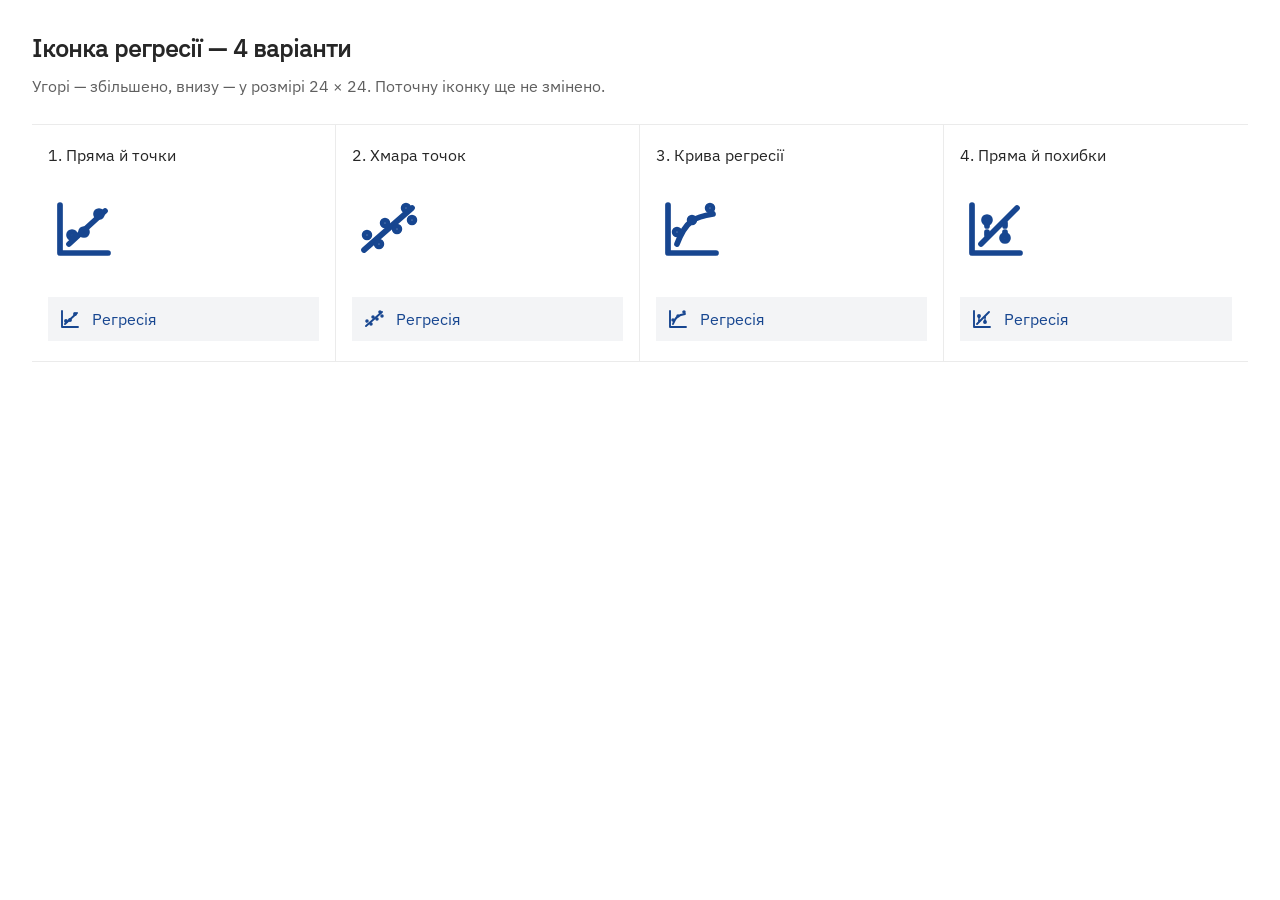
<file: design/reviews/031-regression-icons/variants.html>
<!doctype html><html lang="uk"><meta charset="utf-8"><title>Іконка регресії — варіанти</title>
<style>
@font-face{font-family:Plex;src:url('../../../src/data_story/assets/fonts/plex/ibm-plex-sans-regular.woff2')}
body{margin:0;padding:32px;font-family:Plex,sans-serif;color:#262626;background:white}
h1{font-size:24px;margin:0 0 12px}p{color:#5f5f5f;margin:0 0 28px}
main{display:grid;grid-template-columns:repeat(4,1fr);border-top:1px solid #ebebeb;border-bottom:1px solid #ebebeb}
section{padding:20px 16px;border-right:1px solid #ebebeb}section:last-child{border-right:0}
h2{font-size:16px;font-weight:400;margin:0 0 28px}.large{color:#174690;margin:0 0 28px}
.large svg{width:72px;height:72px}.sample{display:flex;align-items:center;gap:10px;color:#174690;background:#f3f4f6;padding:10px}
.sample svg{width:24px;height:24px;flex:none}
</style><h1>Іконка регресії — 4 варіанти</h1><p>Угорі — збільшено, внизу — у розмірі 24 × 24. Поточну іконку ще не змінено.</p><main><section><h2>1. Пряма й точки</h2><div class="large"><svg xmlns="http://www.w3.org/2000/svg" viewBox="0 0 24 24" fill="none" stroke="currentColor" stroke-width="1.9" stroke-linecap="round" stroke-linejoin="round"><path d="M4 4v16h16M7 17L19 6"/><circle cx="8" cy="14" r="1"/><circle cx="12" cy="13" r="1"/><circle cx="17" cy="7" r="1"/></svg></div><div class="sample"><svg xmlns="http://www.w3.org/2000/svg" viewBox="0 0 24 24" fill="none" stroke="currentColor" stroke-width="1.9" stroke-linecap="round" stroke-linejoin="round"><path d="M4 4v16h16M7 17L19 6"/><circle cx="8" cy="14" r="1"/><circle cx="12" cy="13" r="1"/><circle cx="17" cy="7" r="1"/></svg><span>Регресія</span></div></section><section><h2>2. Хмара точок</h2><div class="large"><svg xmlns="http://www.w3.org/2000/svg" viewBox="0 0 24 24" fill="none" stroke="currentColor" stroke-width="1.9" stroke-linecap="round" stroke-linejoin="round"><path d="M4 19L20 5"/><circle cx="5" cy="14" r=".8"/><circle cx="9" cy="17" r=".8"/><circle cx="11" cy="10" r=".8"/><circle cx="15" cy="12" r=".8"/><circle cx="18" cy="5" r=".8"/><circle cx="20" cy="9" r=".8"/></svg></div><div class="sample"><svg xmlns="http://www.w3.org/2000/svg" viewBox="0 0 24 24" fill="none" stroke="currentColor" stroke-width="1.9" stroke-linecap="round" stroke-linejoin="round"><path d="M4 19L20 5"/><circle cx="5" cy="14" r=".8"/><circle cx="9" cy="17" r=".8"/><circle cx="11" cy="10" r=".8"/><circle cx="15" cy="12" r=".8"/><circle cx="18" cy="5" r=".8"/><circle cx="20" cy="9" r=".8"/></svg><span>Регресія</span></div></section><section><h2>3. Крива регресії</h2><div class="large"><svg xmlns="http://www.w3.org/2000/svg" viewBox="0 0 24 24" fill="none" stroke="currentColor" stroke-width="1.9" stroke-linecap="round" stroke-linejoin="round"><path d="M4 4v16h16M7 17c3-8 6-9 12-10"/><circle cx="7" cy="13" r=".8"/><circle cx="12" cy="9" r=".8"/><circle cx="18" cy="5" r=".8"/></svg></div><div class="sample"><svg xmlns="http://www.w3.org/2000/svg" viewBox="0 0 24 24" fill="none" stroke="currentColor" stroke-width="1.9" stroke-linecap="round" stroke-linejoin="round"><path d="M4 4v16h16M7 17c3-8 6-9 12-10"/><circle cx="7" cy="13" r=".8"/><circle cx="12" cy="9" r=".8"/><circle cx="18" cy="5" r=".8"/></svg><span>Регресія</span></div></section><section><h2>4. Пряма й похибки</h2><div class="large"><svg xmlns="http://www.w3.org/2000/svg" viewBox="0 0 24 24" fill="none" stroke="currentColor" stroke-width="1.9" stroke-linecap="round" stroke-linejoin="round"><path d="M4 4v16h16M7 17L19 5"/><path d="M9 10v5M15 14V9" stroke-dasharray="1 2"/><circle cx="9" cy="9" r="1"/><circle cx="15" cy="15" r="1"/></svg></div><div class="sample"><svg xmlns="http://www.w3.org/2000/svg" viewBox="0 0 24 24" fill="none" stroke="currentColor" stroke-width="1.9" stroke-linecap="round" stroke-linejoin="round"><path d="M4 4v16h16M7 17L19 5"/><path d="M9 10v5M15 14V9" stroke-dasharray="1 2"/><circle cx="9" cy="9" r="1"/><circle cx="15" cy="15" r="1"/></svg><span>Регресія</span></div></section></main></html>
</file>
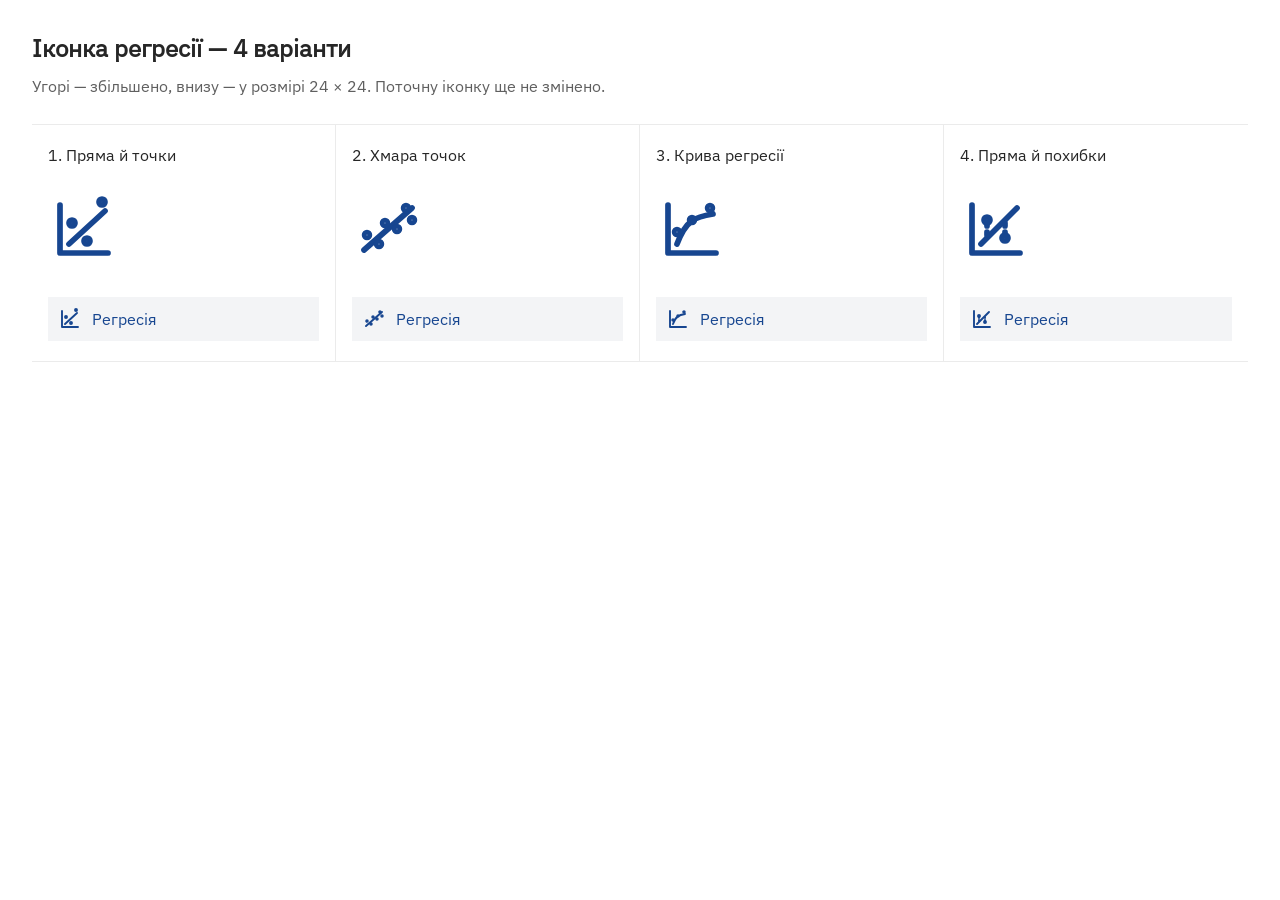
<file: design/reviews/032-regression-icon/variants.html>
<!doctype html><html lang="uk"><meta charset="utf-8"><title>Іконка регресії — варіанти</title>
<style>
@font-face{font-family:Plex;src:url('../../../src/data_story/assets/fonts/plex/ibm-plex-sans-regular.woff2')}
body{margin:0;padding:32px;font-family:Plex,sans-serif;color:#262626;background:white}
h1{font-size:24px;margin:0 0 12px}p{color:#5f5f5f;margin:0 0 28px}
main{display:grid;grid-template-columns:repeat(4,1fr);border-top:1px solid #ebebeb;border-bottom:1px solid #ebebeb}
section{padding:20px 16px;border-right:1px solid #ebebeb}section:last-child{border-right:0}
h2{font-size:16px;font-weight:400;margin:0 0 28px}.large{color:#174690;margin:0 0 28px}
.large svg{width:72px;height:72px}.sample{display:flex;align-items:center;gap:10px;color:#174690;background:#f3f4f6;padding:10px}
.sample svg{width:24px;height:24px;flex:none}
</style><h1>Іконка регресії — 4 варіанти</h1><p>Угорі — збільшено, внизу — у розмірі 24 × 24. Поточну іконку ще не змінено.</p><main><section><h2>1. Пряма й точки</h2><div class="large"><svg xmlns="http://www.w3.org/2000/svg" viewBox="0 0 24 24" fill="none" stroke="currentColor" stroke-width="1.9" stroke-linecap="round" stroke-linejoin="round"><path d="M4 4v16h16M7 17L19 6"/><circle cx="8" cy="10" r="1"/><circle cx="13" cy="16" r="1"/><circle cx="18" cy="3" r="1"/></svg></div><div class="sample"><svg xmlns="http://www.w3.org/2000/svg" viewBox="0 0 24 24" fill="none" stroke="currentColor" stroke-width="1.9" stroke-linecap="round" stroke-linejoin="round"><path d="M4 4v16h16M7 17L19 6"/><circle cx="8" cy="10" r="1"/><circle cx="13" cy="16" r="1"/><circle cx="18" cy="3" r="1"/></svg><span>Регресія</span></div></section><section><h2>2. Хмара точок</h2><div class="large"><svg xmlns="http://www.w3.org/2000/svg" viewBox="0 0 24 24" fill="none" stroke="currentColor" stroke-width="1.9" stroke-linecap="round" stroke-linejoin="round"><path d="M4 19L20 5"/><circle cx="5" cy="14" r=".8"/><circle cx="9" cy="17" r=".8"/><circle cx="11" cy="10" r=".8"/><circle cx="15" cy="12" r=".8"/><circle cx="18" cy="5" r=".8"/><circle cx="20" cy="9" r=".8"/></svg></div><div class="sample"><svg xmlns="http://www.w3.org/2000/svg" viewBox="0 0 24 24" fill="none" stroke="currentColor" stroke-width="1.9" stroke-linecap="round" stroke-linejoin="round"><path d="M4 19L20 5"/><circle cx="5" cy="14" r=".8"/><circle cx="9" cy="17" r=".8"/><circle cx="11" cy="10" r=".8"/><circle cx="15" cy="12" r=".8"/><circle cx="18" cy="5" r=".8"/><circle cx="20" cy="9" r=".8"/></svg><span>Регресія</span></div></section><section><h2>3. Крива регресії</h2><div class="large"><svg xmlns="http://www.w3.org/2000/svg" viewBox="0 0 24 24" fill="none" stroke="currentColor" stroke-width="1.9" stroke-linecap="round" stroke-linejoin="round"><path d="M4 4v16h16M7 17c3-8 6-9 12-10"/><circle cx="7" cy="13" r=".8"/><circle cx="12" cy="9" r=".8"/><circle cx="18" cy="5" r=".8"/></svg></div><div class="sample"><svg xmlns="http://www.w3.org/2000/svg" viewBox="0 0 24 24" fill="none" stroke="currentColor" stroke-width="1.9" stroke-linecap="round" stroke-linejoin="round"><path d="M4 4v16h16M7 17c3-8 6-9 12-10"/><circle cx="7" cy="13" r=".8"/><circle cx="12" cy="9" r=".8"/><circle cx="18" cy="5" r=".8"/></svg><span>Регресія</span></div></section><section><h2>4. Пряма й похибки</h2><div class="large"><svg xmlns="http://www.w3.org/2000/svg" viewBox="0 0 24 24" fill="none" stroke="currentColor" stroke-width="1.9" stroke-linecap="round" stroke-linejoin="round"><path d="M4 4v16h16M7 17L19 5"/><path d="M9 10v5M15 14V9" stroke-dasharray="1 2"/><circle cx="9" cy="9" r="1"/><circle cx="15" cy="15" r="1"/></svg></div><div class="sample"><svg xmlns="http://www.w3.org/2000/svg" viewBox="0 0 24 24" fill="none" stroke="currentColor" stroke-width="1.9" stroke-linecap="round" stroke-linejoin="round"><path d="M4 4v16h16M7 17L19 5"/><path d="M9 10v5M15 14V9" stroke-dasharray="1 2"/><circle cx="9" cy="9" r="1"/><circle cx="15" cy="15" r="1"/></svg><span>Регресія</span></div></section></main></html>
</file>
